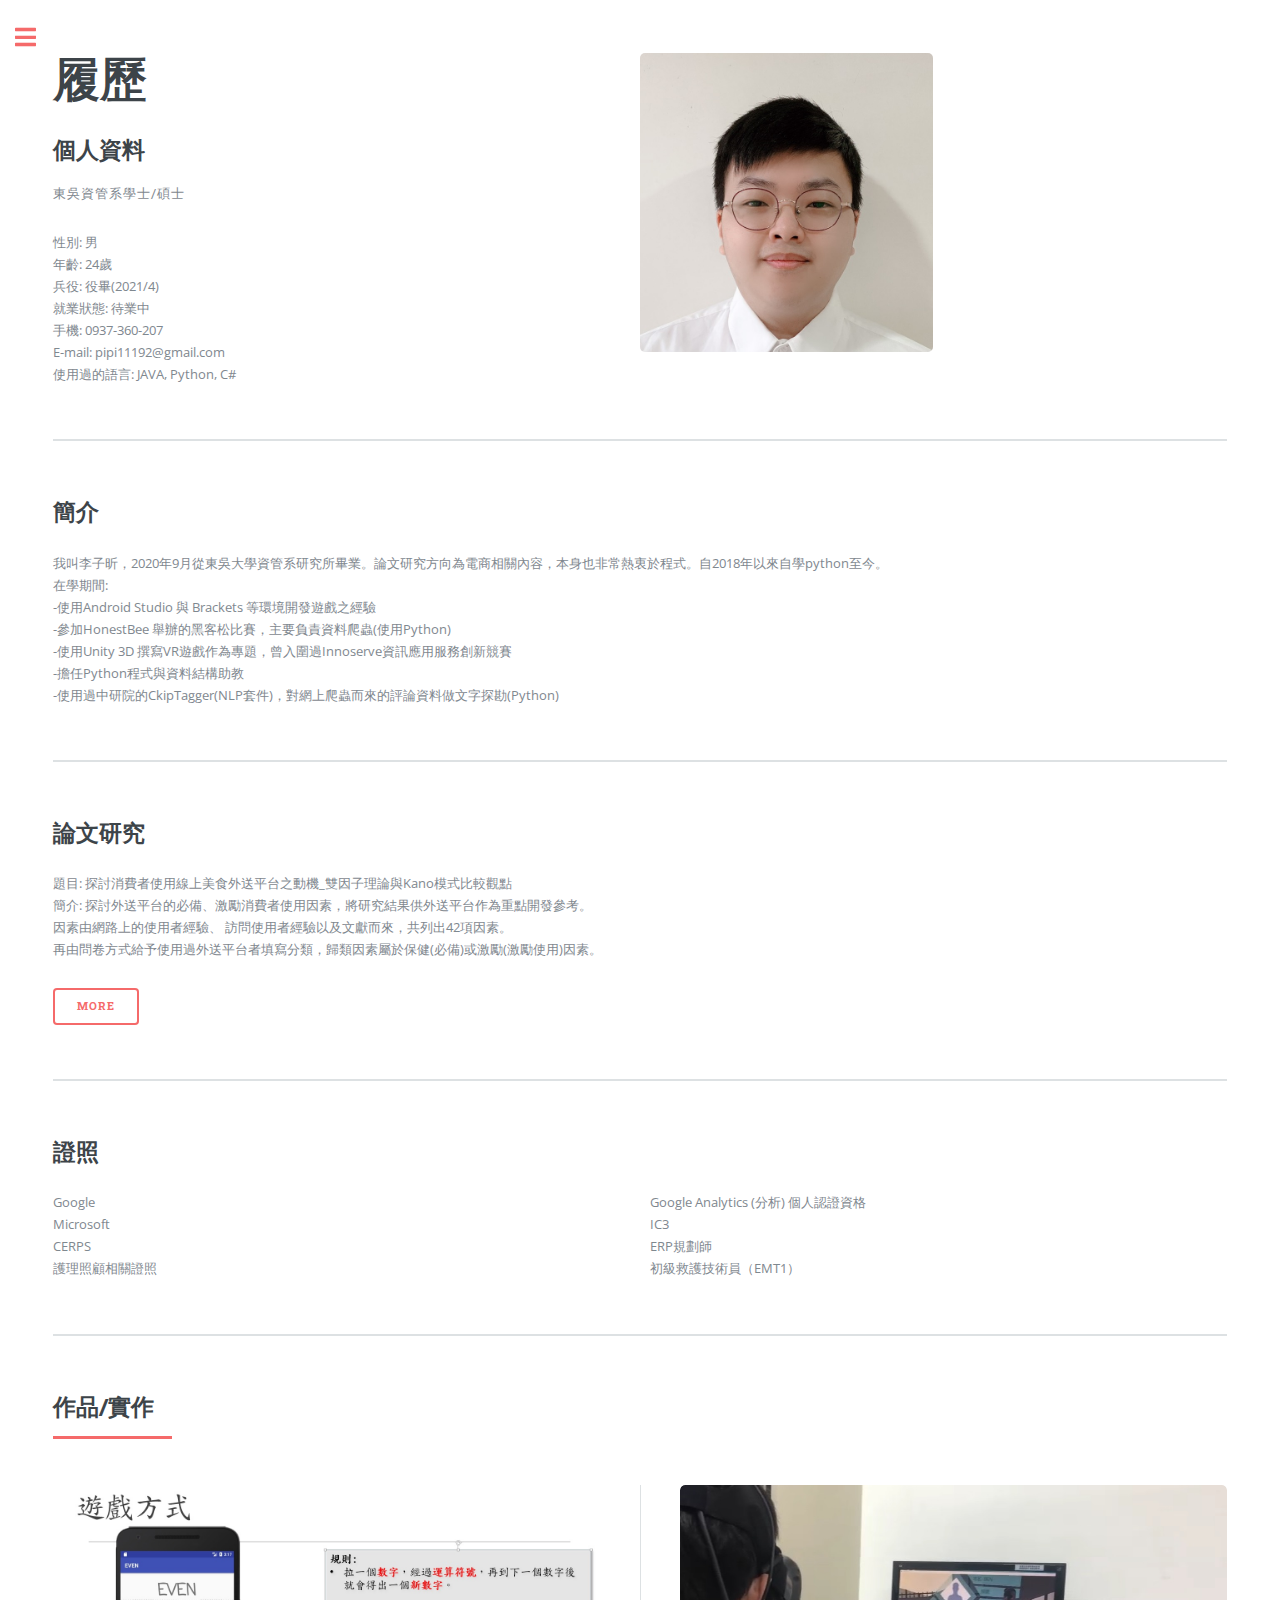
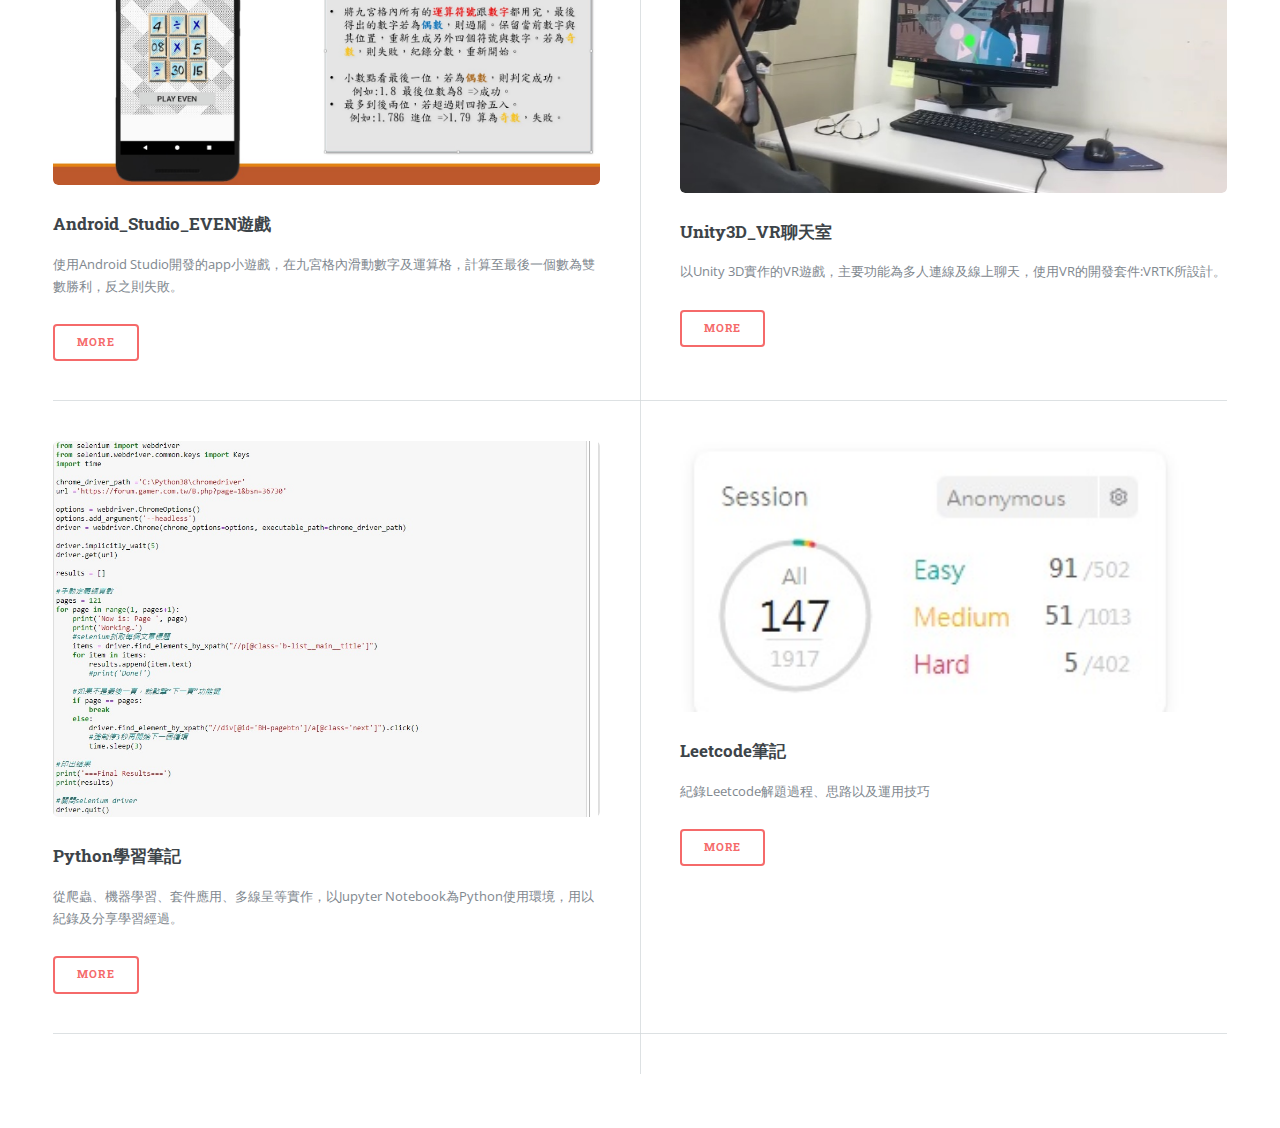
<file: index.html>
<!DOCTYPE HTML>
<!--
	Editorial by HTML5 UP
	html5up.net | @ajlkn
	Free for personal and commercial use under the CCA 3.0 license (html5up.net/license)
-->
<html>
	<head>
    <title>Webpage_Resume</title>
    <meta charset="utf-8" />
    <meta name="viewport" content="width=device-width, initial-scale=1, user-scalable=no" />
    <link rel="stylesheet" href="assets/css/main.css" />
</head>

<body class="is-preload">

    <!-- Wrapper -->
    <div id="wrapper">

        <!-- Main -->
        <div id="main">
            <div class="inner">

                <!-- Header -->
                <!--
								<header id="header">
									<a href="index.html" class="logo"><strong>Editorial</strong> by HTML5 UP</a>
									<ul class="icons">
										<li><a href="#" class="icon brands fa-twitter"><span class="label">Twitter</span></a></li>
										<li><a href="#" class="icon brands fa-facebook-f"><span class="label">Facebook</span></a></li>
										<li><a href="#" class="icon brands fa-snapchat-ghost"><span class="label">Snapchat</span></a></li>
										<li><a href="#" class="icon brands fa-instagram"><span class="label">Instagram</span></a></li>
										<li><a href="#" class="icon brands fa-medium-m"><span class="label">Medium</span></a></li>
									</ul>
								</header>
-->

                <!-- Banner -->
                <section id="banner">
                    <div class="content">
                        <header>
                            <h1>履歷</h1>
                            <h2>個人資料</h2>
                            <p>東吳資管系學士/碩士</p>
                        </header>
                        <p>性別:&nbsp;男 <br />
                            年齡:&nbsp;24歲 <br />
                            兵役:&nbsp;役畢(2021/4)<br />
                            就業狀態:&nbsp;待業中<br />
                            手機:&nbsp;0937-360-207<br />
                            E-mail:&nbsp;pipi11192@gmail.com<br />
                            使用過的語言:&nbsp;JAVA,&nbsp;Python,&nbsp;C# </p>
                        <!--
										<ul class="actions">
											<li><a href="#" class="button big">Learn More</a></li>
										</ul>
-->
                    </div>
                    <span class="image object">
                        <img src="images/myself.jpg" />
                    </span>
                </section>

                <!-- Section -->
                <section id="banner">
                    <div class="content">
                        <header>
                            <h2>簡介</h2>
                        </header>
                        <p>我叫李子昕，2020年9月從東吳大學資管系研究所畢業。論文研究方向為電商相關內容，本身也非常熱衷於程式。自2018年以來自學python至今。<br />
                            在學期間:<br />
                            -使用Android Studio 與 Brackets 等環境開發遊戲之經驗<br />
                            -參加HonestBee 舉辦的黑客松比賽，主要負責資料爬蟲(使用Python)<br />
                            -使用Unity 3D 撰寫VR遊戲作為專題，曾入圍過Innoserve資訊應用服務創新競賽<br />
                            -擔任Python程式與資料結構助教<br />
                            -使用過中研院的CkipTagger(NLP套件)，對網上爬蟲而來的評論資料做文字探勘(Python)</p>
                    </div>
                </section>
                <section id="banner">
                    <div class="content">
                        <header>
                            <h2>論文研究</h2>
                        </header>
                        <p>題目: 探討消費者使用線上美食外送平台之動機_雙因子理論與Kano模式比較觀點<br />
                            簡介: 探討外送平台的必備、激勵消費者使用因素，將研究結果供外送平台作為重點開發參考。<br />


                            因素由網路上的使用者經驗、 訪問使用者經驗以及文獻而來，共列出42項因素。<br />

                            再由問卷方式給予使用過外送平台者填寫分類，歸類因素屬於保健(必備)或激勵(激勵使用)因素。
                        <ul class="actions">
                            <li><a href="research.html" class="button">More</a></li>
                        </ul>
                    </div>
                </section>

                <section>
                    <div class="row">
                        <div class="col-6 col-12-small">
                            <h2>證照</h2>
                            <p>Google<br />
                                Microsoft<br />
                                CERPS<br />
                                護理照顧相關證照
                            </p>
                        </div>
                        <div class="col-6 col-12-small">
                            <h2>&nbsp;</h2>
                            <p>Google Analytics (分析) 個人認證資格<br />
                                IC3<br />
                                ERP規劃師<br />
                                初級救護技術員（EMT1）
                            </p>
                        </div>
                    </div>


                </section>
                <!--
								<section>
									<header class="major">
										<h2>Erat lacinia</h2>
									</header>
									<div class="features">
										<article>
											<span class="icon fa-gem"></span>
											<div class="content">
												<h3>Portitor ullamcorper</h3>
												<p>Aenean ornare velit lacus, ac varius enim lorem ullamcorper dolore. Proin aliquam facilisis ante interdum. Sed nulla amet lorem feugiat tempus aliquam.</p>
											</div>
										</article>
										<article>
											<span class="icon solid fa-paper-plane"></span>
											<div class="content">
												<h3>Sapien veroeros</h3>
												<p>Aenean ornare velit lacus, ac varius enim lorem ullamcorper dolore. Proin aliquam facilisis ante interdum. Sed nulla amet lorem feugiat tempus aliquam.</p>
											</div>
										</article>
										<article>
											<span class="icon solid fa-rocket"></span>
											<div class="content">
												<h3>Quam lorem ipsum</h3>
												<p>Aenean ornare velit lacus, ac varius enim lorem ullamcorper dolore. Proin aliquam facilisis ante interdum. Sed nulla amet lorem feugiat tempus aliquam.</p>
											</div>
										</article>
										<article>
											<span class="icon solid fa-signal"></span>
											<div class="content">
												<h3>Sed magna finibus</h3>
												<p>Aenean ornare velit lacus, ac varius enim lorem ullamcorper dolore. Proin aliquam facilisis ante interdum. Sed nulla amet lorem feugiat tempus aliquam.</p>
											</div>
										</article>
									</div>
								</section>
-->

                <!-- Section -->
                <section>
                    <header class="major">
                        <h2>作品/實作</h2>
                    </header>
                    <div class="posts">
                        <article>
                            <a href="android.html" class="image"><img src="images/even.jpg" alt="" /></a>
                            <h3>Android_Studio_EVEN遊戲</h3>
                            <p>使用Android Studio開發的app小遊戲，在九宮格內滑動數字及運算格，計算至最後一個數為雙數勝利，反之則失敗。</p>
                            <ul class="actions">
                                <li><a href="android.html" class="button">More</a></li>
                            </ul>
                        </article>
                        <article>
                            <a href="VR.html" class="image"><img src="images/VR.jpg" alt="" /></a>
                            <h3>Unity3D_VR聊天室</h3>
                            <p>以Unity 3D實作的VR遊戲，主要功能為多人連線及線上聊天，使用VR的開發套件:VRTK所設計。</p>
                            <ul class="actions">
                                <li><a href="VR.html" class="button">More</a></li>
                            </ul>
                        </article>
                        <article>
                            <a href="MNIST.html" class="image"><img src="images/python.jpg" alt="" /></a>
                            <h3>Python學習筆記</h3>
                            <p>從爬蟲、機器學習、套件應用、多線呈等實作，以Jupyter Notebook為Python使用環境，用以紀錄及分享學習經過。</p>
                            <ul class="actions">
                                <li><a href="MNIST.html" class="button">More</a></li>
                            </ul>
                        </article>
                        <article>
                            <a href="leetcode.html" class="image"><img src="images/leetcode.jpg" alt="" /></a>
                            <h3>Leetcode筆記</h3>
                            <p>紀錄Leetcode解題過程、思路以及運用技巧</p>
                            <ul class="actions">
                                <li><a href="leetcode.html" class="button">More</a></li>
                            </ul>
                        </article>
                        <article>
                            <!--
                            <a href="#" class="image"><img src="images/pic05.jpg" alt="" /></a>
                            <h3>Feugiat lorem aenean</h3>
                            <p>Aenean ornare velit lacus, ac varius enim lorem ullamcorper dolore. Proin aliquam facilisis ante interdum. Sed nulla amet lorem feugiat tempus aliquam.</p>
                            <ul class="actions">
                                <li><a href="#" class="button">More</a></li>
                            </ul>
-->
                        </article>
                        <article>
                            <!--
                            <a href="#" class="image"><img src="images/pic06.jpg" alt="" /></a>
                            <h3>Amet varius aliquam</h3>
                            <p>Aenean ornare velit lacus, ac varius enim lorem ullamcorper dolore. Proin aliquam facilisis ante interdum. Sed nulla amet lorem feugiat tempus aliquam.</p>
                            <ul class="actions">
                                <li><a href="#" class="button">More</a></li>
                            </ul>
-->
                        </article>
                    </div>
                </section>

            </div>
        </div>

        <!-- Sidebar -->
        <div id="sidebar">
            <div class="inner">

                <!-- Search -->
                <!--
								<section id="search" class="alt">
									<form method="post" action="#">
										<input type="text" name="query" id="query" placeholder="Search" />
									</form>
								</section>
-->

                <!-- Menu -->
                <nav id="menu">
                    <header class="major">
                        <h2>Menu</h2>
                    </header>
                    <ul>
                        <li><a href="index.html">首頁</a></li>
                        <li>
                            <span class="opener">Android Studio</span>
                            <ul>
                                <li><a href="android.html">EVEN遊戲</a></li>
                            </ul>
                        </li>
                        <li>
                            <span class="opener">Unity3D</span>
                            <ul>
                                <li><a href="VR.html">VR聊天室</a></li>
                            </ul>
                        </li>
                        <li>
                            <span class="opener">Python筆記</span>
                            <ul>
                                <li><a href="Crawler.html">爬蟲</a></li>
                                <li><a href="MNIST.html">MNIST實作</a></li>
                                <li><a href="bst.html">BinarySearchTree</a></li>
                                <li><a href="threading.html">Threading</a></li>
                            </ul>
                        </li>
                        <li>
                            <span class="opener">Leetcode筆記</span>
                            <ul>
                                <li><a href="leetcode.html">two sum</a></li>
                                <li><a href="#"></a></li>
                                <li><a href="#"></a></li>
                                <li><a href="#"></a></li>
                            </ul>
                        </li>
                        <li><a href="research.html">論文研究</a></li>
                    </ul>
                </nav>

                <!-- Section -->
                <!--
								<section>
									<header class="major">
										<h2>Ante interdum</h2>
									</header>
									<div class="mini-posts">
										<article>
											<a href="#" class="image"><img src="images/pic07.jpg" alt="" /></a>
											<p>Aenean ornare velit lacus, ac varius enim lorem ullamcorper dolore aliquam.</p>
										</article>
										<article>
											<a href="#" class="image"><img src="images/pic08.jpg" alt="" /></a>
											<p>Aenean ornare velit lacus, ac varius enim lorem ullamcorper dolore aliquam.</p>
										</article>
										<article>
											<a href="#" class="image"><img src="images/pic09.jpg" alt="" /></a>
											<p>Aenean ornare velit lacus, ac varius enim lorem ullamcorper dolore aliquam.</p>
										</article>
									</div>
									<ul class="actions">
										<li><a href="#" class="button">More</a></li>
									</ul>
								</section>
-->

                <!-- Section -->
                <section>
                    <header class="major">
                        <h2>聯繫方式</h2>
                    </header>
                    <p>若有公司對於我感興趣，或有任何問題，可透過以下方式與我聯繫。</p>
                    <ul class="contact">
                        <li class="icon solid fa-envelope">pipi11192@gmail.com</li>
                        <li class="icon solid fa-phone">0937-360-207</li>
                    </ul>
                </section>

                <!-- Footer -->
                <footer id="footer">
                    <p class="copyright">&copy; Untitled. All rights reserved. Demo Images: <a href="https://unsplash.com">Unsplash</a>. Design: <a href="https://html5up.net">HTML5 UP</a>.<br />
                        網頁模板來源:&nbsp;<a href="https://html5up.net/editorial">https://html5up.net/editorial</a></p>
                </footer>

            </div>
        </div>

    </div>

    <!-- Scripts -->
    <script src="assets/js/jquery.min.js"></script>
    <script src="assets/js/browser.min.js"></script>
    <script src="assets/js/breakpoints.min.js"></script>
    <script src="assets/js/util.js"></script>
    <script src="assets/js/main.js"></script>

</body></html>
</file>
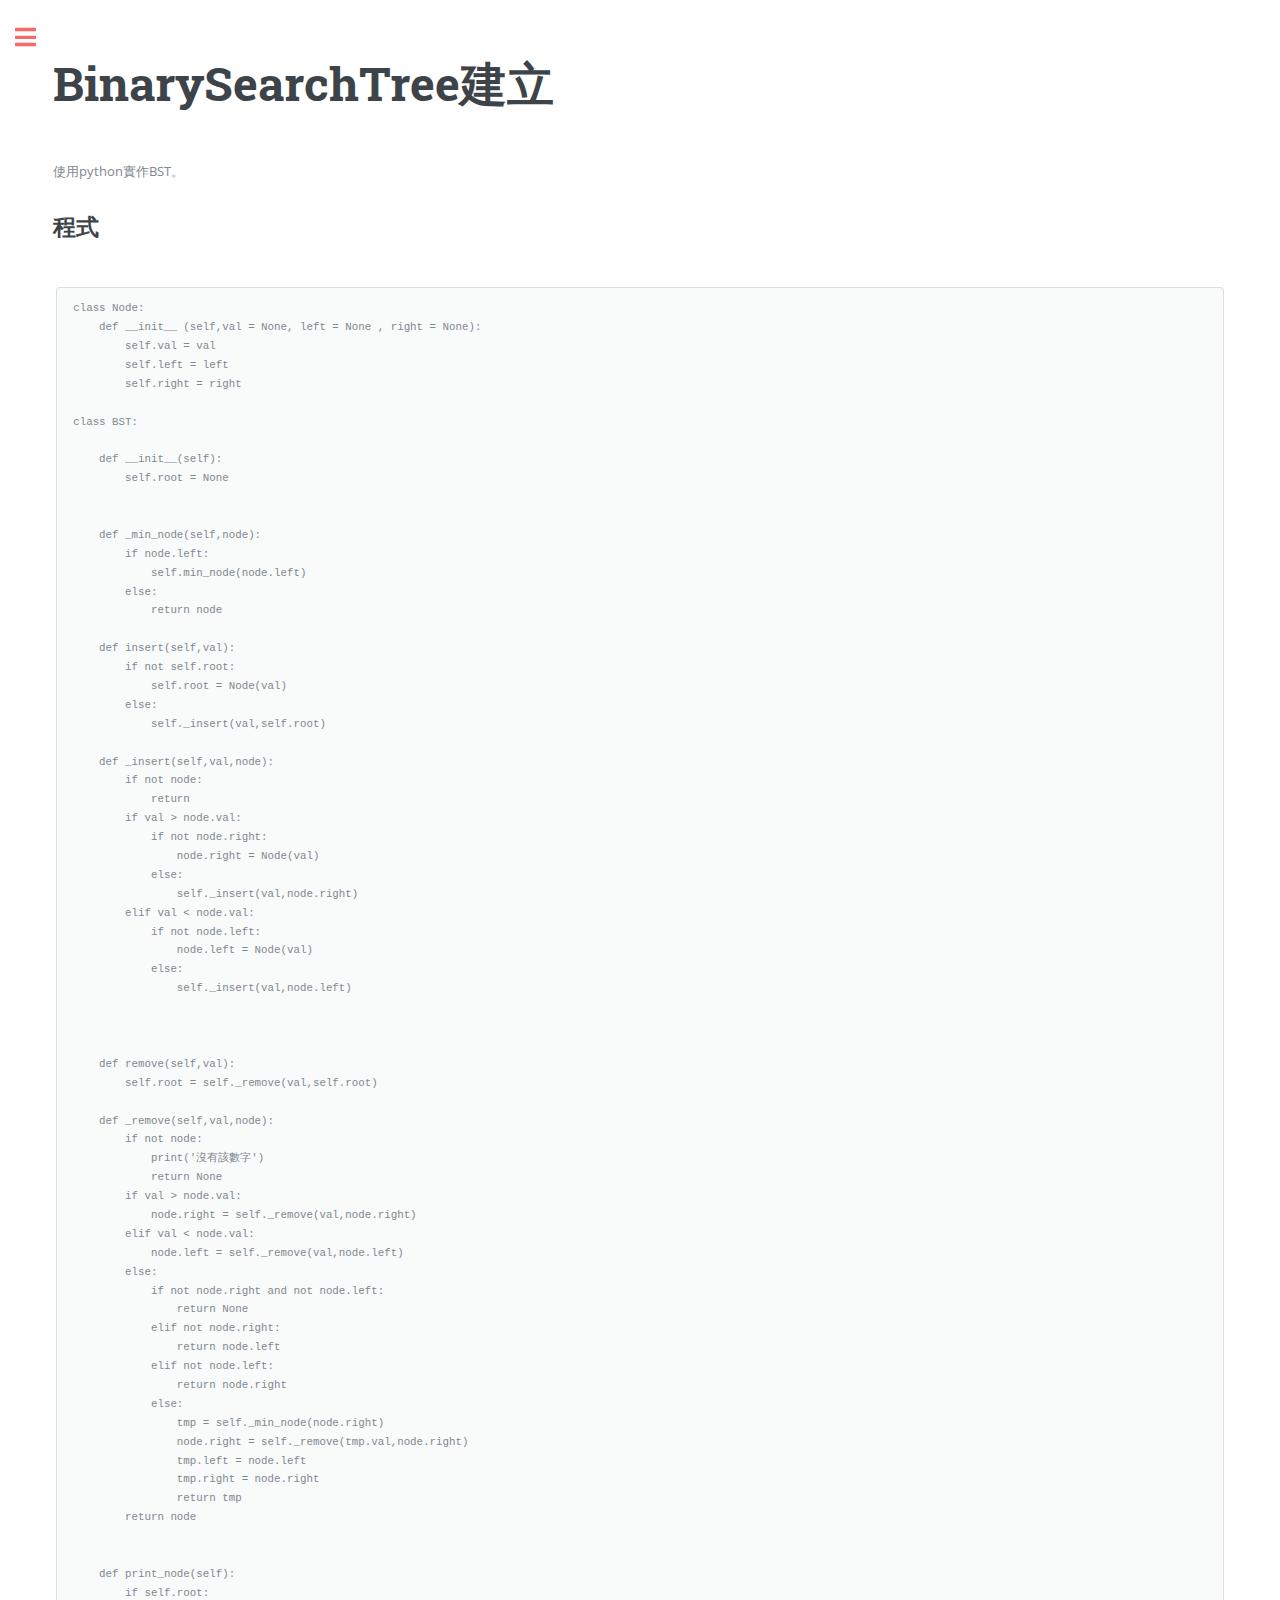
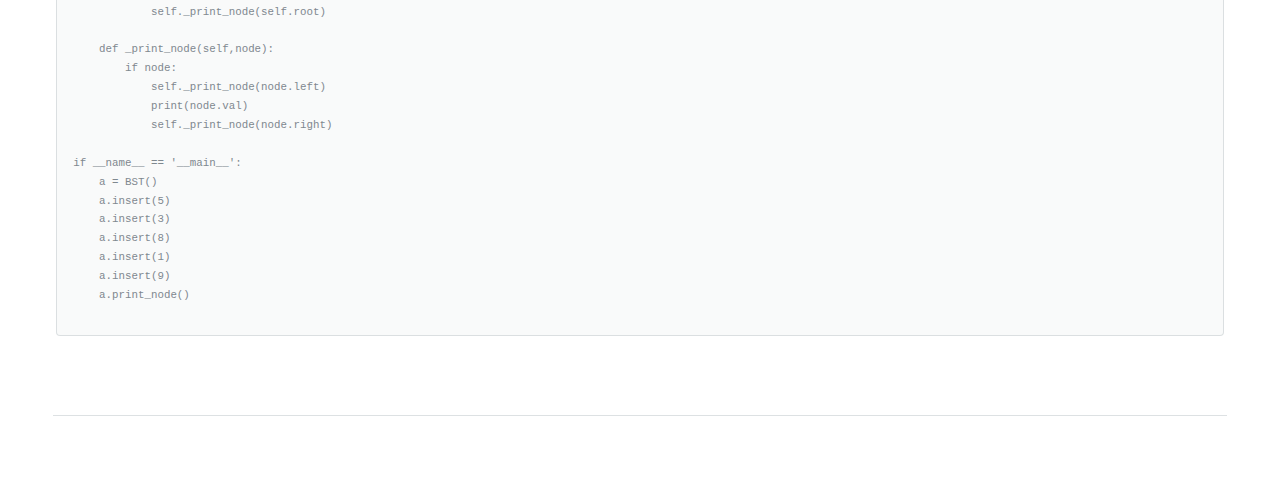
<file: bst.html>
<!DOCTYPE HTML>
<!--
	Editorial by HTML5 UP
	html5up.net | @ajlkn
	Free for personal and commercial use under the CCA 3.0 license (html5up.net/license)
-->
<html>
	<head>
    <title>BST - Webpage_Resume</title>
    <meta charset="utf-8" />
    <meta name="viewport" content="width=device-width, initial-scale=1, user-scalable=no" />
    <link rel="stylesheet" href="assets/css/main.css" />
</head>

<body class="is-preload">

    <!-- Wrapper -->
    <div id="wrapper">

        <!-- Main -->
        <div id="main">
            <div class="inner">

                <!-- Content -->
                <section>
                    <header class="main">
                        <h1>BinarySearchTree建立</h1>
                    </header>

                    <p>使用python實作BST。</p>


                    <h2>程式</h2>
                    <pre>
                        <code>class Node:
    def __init__ (self,val = None, left = None , right = None):
        self.val = val
        self.left = left
        self.right = right

class BST:
    
    def __init__(self):
        self.root = None
        
        
    def _min_node(self,node):
        if node.left:
            self.min_node(node.left)
        else:
            return node
        
    def insert(self,val):
        if not self.root:
            self.root = Node(val)
        else:
            self._insert(val,self.root)
            
    def _insert(self,val,node):
        if not node:
            return
        if val > node.val:
            if not node.right:
                node.right = Node(val)
            else:
                self._insert(val,node.right)
        elif val < node.val:
            if not node.left:
                node.left = Node(val)
            else:
                self._insert(val,node.left)

        
            
    def remove(self,val):
        self.root = self._remove(val,self.root)
        
    def _remove(self,val,node):
        if not node:
            print('沒有該數字')
            return None
        if val > node.val:
            node.right = self._remove(val,node.right)
        elif val < node.val:
            node.left = self._remove(val,node.left)
        else:
            if not node.right and not node.left:
                return None
            elif not node.right:
                return node.left
            elif not node.left:
                return node.right
            else:
                tmp = self._min_node(node.right)
                node.right = self._remove(tmp.val,node.right)
                tmp.left = node.left
                tmp.right = node.right
                return tmp
        return node
        
        
    def print_node(self):
        if self.root:
            self._print_node(self.root)
    
    def _print_node(self,node):
        if node:
            self._print_node(node.left)
            print(node.val)
            self._print_node(node.right)

if __name__ == '__main__':
    a = BST()
    a.insert(5)
    a.insert(3)
    a.insert(8)
    a.insert(1)
    a.insert(9)
    a.print_node()
                        </code>
                        </pre>
                    <hr class="major" />
            </div>
        </div>

        <!-- Sidebar -->
        <div id="sidebar">
            <div class="inner">

                <!-- Search -->
                <!--
								<section id="search" class="alt">
									<form method="post" action="#">
										<input type="text" name="query" id="query" placeholder="Search" />
									</form>
								</section>
-->

                <!-- Menu -->
                <nav id="menu">
                    <header class="major">
                        <h2>Menu</h2>
                    </header>
                    <ul>
                        <li><a href="index.html">首頁</a></li>
                        <li>
                            <span class="opener">Android Studio</span>
                            <ul>
                                <li><a href="android.html">EVEN遊戲</a></li>
                            </ul>
                        </li>
                        <li>
                            <span class="opener">Unity3D</span>
                            <ul>
                                <li><a href="VR.html">VR聊天室</a></li>
                            </ul>
                        </li>
                        <li>
                            <span class="opener">Python筆記</span>
                            <ul>
                                <li><a href="Crawler.html">爬蟲</a></li>
                                <li><a href="MNIST.html">MNIST實作</a></li>
                                <li><a href="bst.html">BinarySearchTree</a></li>
                                <li><a href="threading.html">Threading</a></li>
                            </ul>
                        </li>
                        <li>
                            <span class="opener">Leetcode筆記</span>
                            <ul>
                                <li><a href="leetcode.html">two sum</a></li>
                                <li><a href="#"></a></li>
                                <li><a href="#"></a></li>
                                <li><a href="#"></a></li>
                            </ul>
                        </li>
                    </ul>
                </nav>

                <!-- Section -->
                <!--
								<section>
									<header class="major">
										<h2>Ante interdum</h2>
									</header>
									<div class="mini-posts">
										<article>
											<a href="#" class="image"><img src="images/pic07.jpg" alt="" /></a>
											<p>Aenean ornare velit lacus, ac varius enim lorem ullamcorper dolore aliquam.</p>
										</article>
										<article>
											<a href="#" class="image"><img src="images/pic08.jpg" alt="" /></a>
											<p>Aenean ornare velit lacus, ac varius enim lorem ullamcorper dolore aliquam.</p>
										</article>
										<article>
											<a href="#" class="image"><img src="images/pic09.jpg" alt="" /></a>
											<p>Aenean ornare velit lacus, ac varius enim lorem ullamcorper dolore aliquam.</p>
										</article>
									</div>
									<ul class="actions">
										<li><a href="#" class="button">More</a></li>
									</ul>
								</section>
-->

                <!-- Section -->
                <section>
                    <header class="major">
                        <h2>聯繫方式</h2>
                    </header>
                    <p>若有公司對於我感興趣，或有任何問題，可透過以下方式與我聯繫。</p>
                    <ul class="contact">
                        <li class="icon solid fa-envelope">pipi11192@gmail.com</li>
                        <li class="icon solid fa-phone">0937-360-207</li>
                    </ul>
                </section>

                <!-- Footer -->
                <footer id="footer">
                    <p class="copyright">&copy; Untitled. All rights reserved. Demo Images: <a href="https://unsplash.com">Unsplash</a>. Design: <a href="https://html5up.net">HTML5 UP</a>.<br />
                        網頁模板來源:&nbsp;<a href="https://html5up.net/editorial">https://html5up.net/editorial</a></p>
                </footer>

            </div>
        </div>


    </div>

    <!-- Scripts -->
    <script src="assets/js/jquery.min.js"></script>
    <script src="assets/js/browser.min.js"></script>
    <script src="assets/js/breakpoints.min.js"></script>
    <script src="assets/js/util.js"></script>
    <script src="assets/js/main.js"></script>

</body></html>
</file>
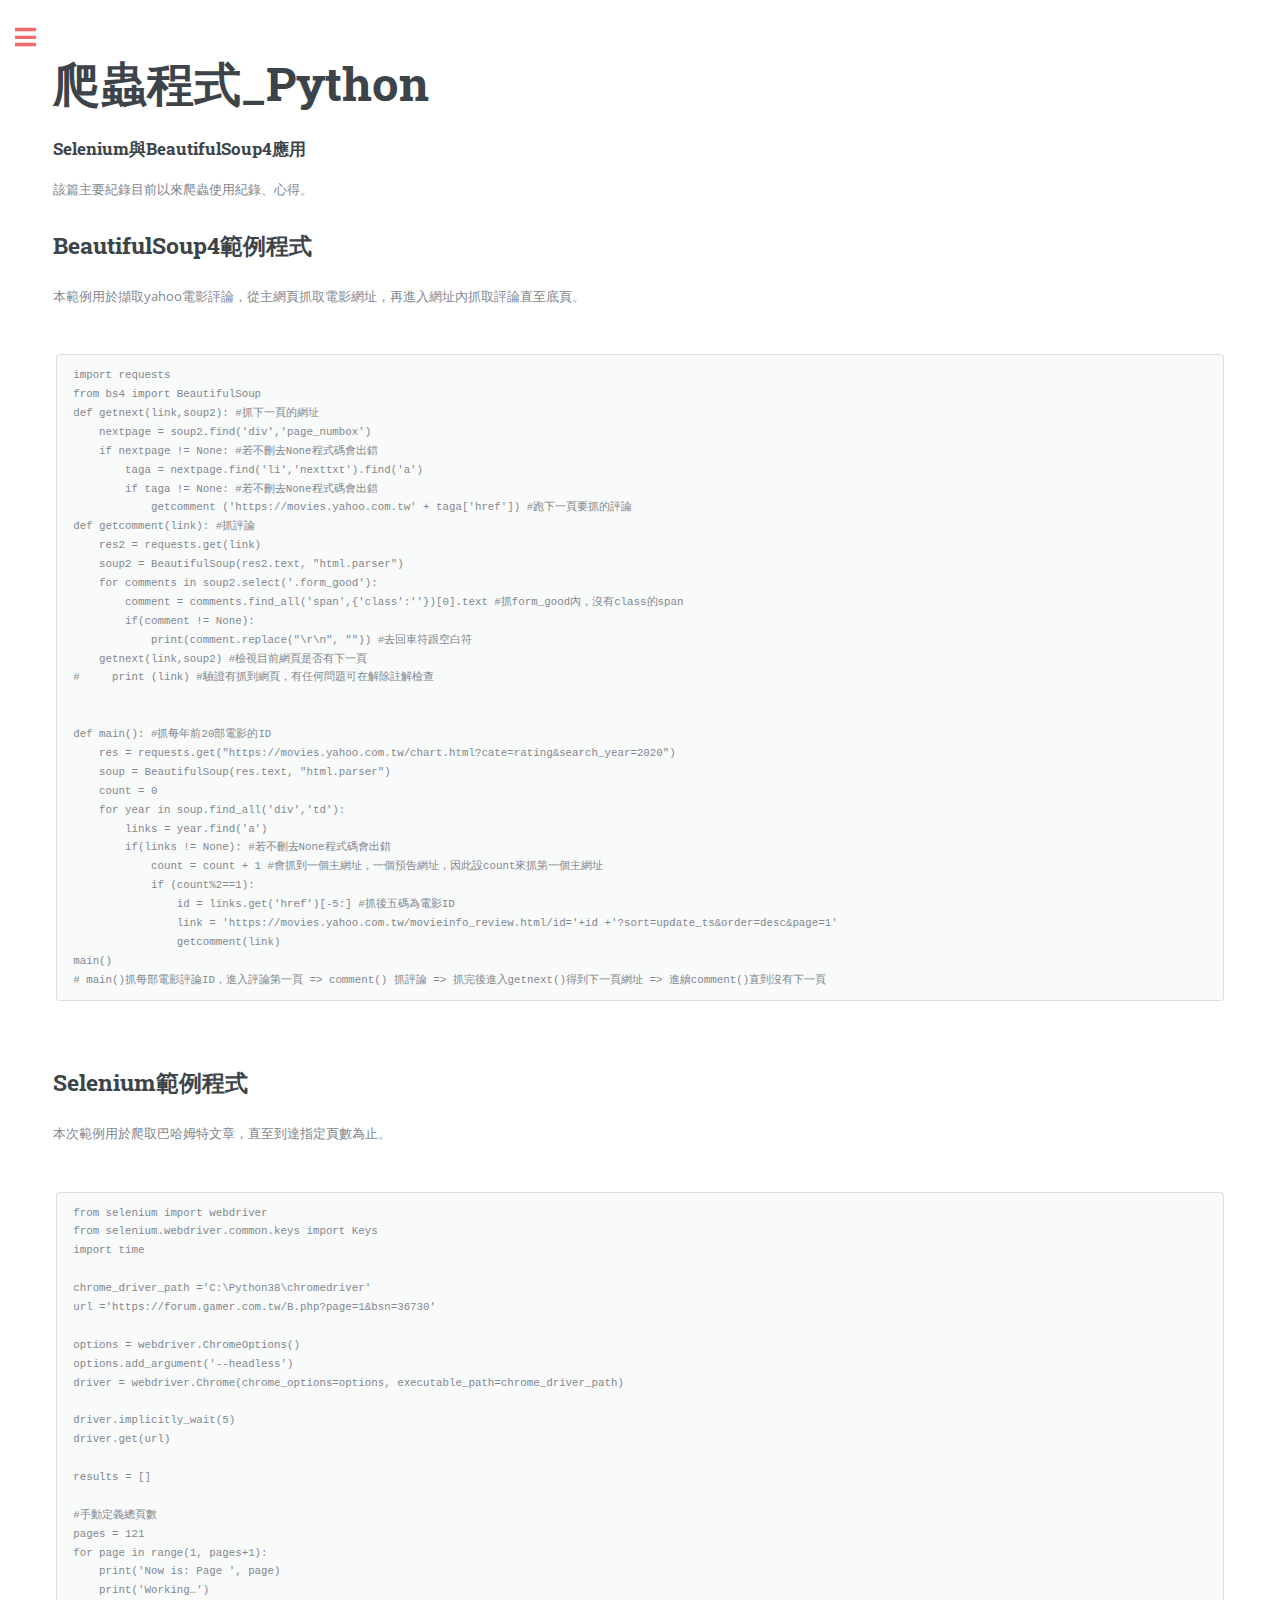
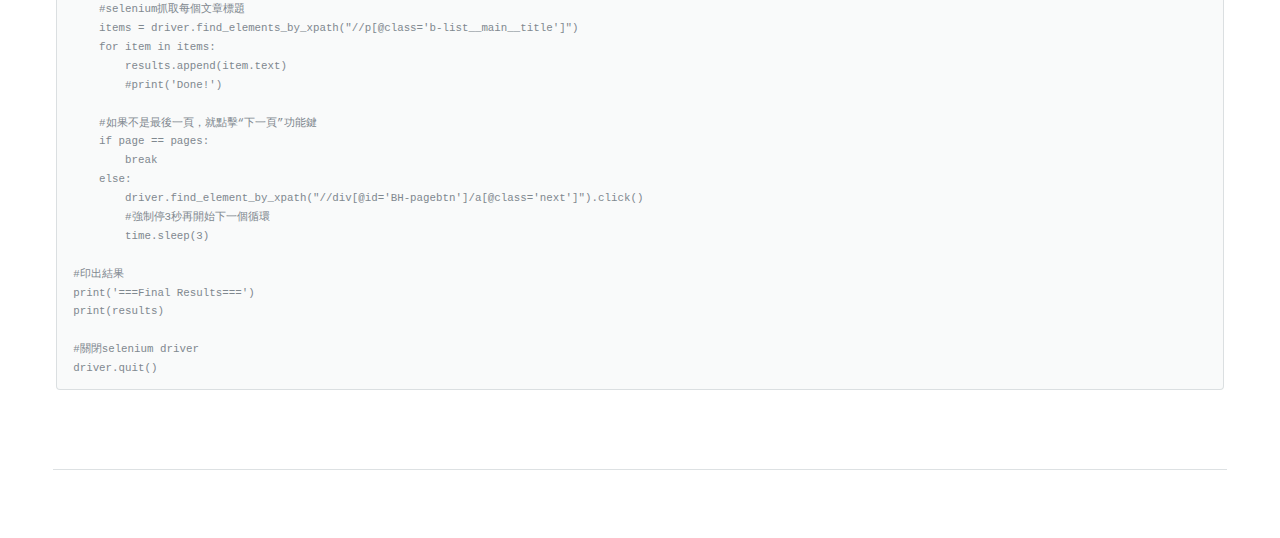
<file: Crawler.html>
<!DOCTYPE HTML>
<!--
	Editorial by HTML5 UP
	html5up.net | @ajlkn
	Free for personal and commercial use under the CCA 3.0 license (html5up.net/license)
-->
<html>
	<head>
    <title>Crawler - Webpage_Resume</title>
    <meta charset="utf-8" />
    <meta name="viewport" content="width=device-width, initial-scale=1, user-scalable=no" />
    <link rel="stylesheet" href="assets/css/main.css" />
</head>

<body class="is-preload">

    <!-- Wrapper -->
    <div id="wrapper">

        <!-- Main -->
        <div id="main">
            <div class="inner">

                <!-- Content -->
                <section>
                    <header class="main">
                        <h1>爬蟲程式_Python</h1>
                        <h3>Selenium與BeautifulSoup4應用</h3>
                    </header>

                    <p>該篇主要紀錄目前以來爬蟲使用紀錄、心得。</p>
                    
                    <h2>BeautifulSoup4範例程式</h2>
                    <p>本範例用於擷取yahoo電影評論，從主網頁抓取電影網址，再進入網址內抓取評論直至底頁。</p>
                    <pre>
                        <code>import requests
from bs4 import BeautifulSoup
def getnext(link,soup2): #抓下一頁的網址
    nextpage = soup2.find('div','page_numbox')
    if nextpage != None: #若不刪去None程式碼會出錯
        taga = nextpage.find('li','nexttxt').find('a')
        if taga != None: #若不刪去None程式碼會出錯
            getcomment ('https://movies.yahoo.com.tw' + taga['href']) #跑下一頁要抓的評論
def getcomment(link): #抓評論
    res2 = requests.get(link)
    soup2 = BeautifulSoup(res2.text, "html.parser")
    for comments in soup2.select('.form_good'):
        comment = comments.find_all('span',{'class':''})[0].text #抓form_good內，沒有class的span
        if(comment != None):
            print(comment.replace("\r\n", "")) #去回車符跟空白符
    getnext(link,soup2) #檢視目前網頁是否有下一頁
#     print (link) #驗證有抓到網頁，有任何問題可在解除註解檢查

    
def main(): #抓每年前20部電影的ID
    res = requests.get("https://movies.yahoo.com.tw/chart.html?cate=rating&search_year=2020")
    soup = BeautifulSoup(res.text, "html.parser")
    count = 0 
    for year in soup.find_all('div','td'):
        links = year.find('a')
        if(links != None): #若不刪去None程式碼會出錯
            count = count + 1 #會抓到一個主網址，一個預告網址，因此設count來抓第一個主網址
            if (count%2==1):
                id = links.get('href')[-5:] #抓後五碼為電影ID
                link = 'https://movies.yahoo.com.tw/movieinfo_review.html/id='+id +'?sort=update_ts&order=desc&page=1'
                getcomment(link)
main()
# main()抓每部電影評論ID，進入評論第一頁 => comment() 抓評論 => 抓完後進入getnext()得到下一頁網址 => 進續comment()直到沒有下一頁
</code>
                        </pre>
                    

                    <h2>Selenium範例程式</h2>
                    <p>本次範例用於爬取巴哈姆特文章，直至到達指定頁數為止。</p>
                    <pre>
                        <code>from selenium import webdriver
from selenium.webdriver.common.keys import Keys
import time

chrome_driver_path ='C:\Python38\chromedriver'
url ='https://forum.gamer.com.tw/B.php?page=1&bsn=36730'

options = webdriver.ChromeOptions()
options.add_argument('--headless')
driver = webdriver.Chrome(chrome_options=options, executable_path=chrome_driver_path)

driver.implicitly_wait(5)
driver.get(url)

results = []

#手動定義總頁數
pages = 121
for page in range(1, pages+1):
    print('Now is: Page ', page)
    print('Working…')
    #selenium抓取每個文章標題
    items = driver.find_elements_by_xpath("//p[@class='b-list__main__title']")
    for item in items:
        results.append(item.text)
        #print('Done!')
        
    #如果不是最後一頁，就點擊“下一頁”功能鍵  
    if page == pages:
        break
    else:
        driver.find_element_by_xpath("//div[@id='BH-pagebtn']/a[@class='next']").click()
        #強制停3秒再開始下一個循環
        time.sleep(3)
        
#印出結果
print('===Final Results===')
print(results)

#關閉selenium driver
driver.quit()</code>
                        </pre>

                    <hr class="major" />
            </div>
        </div>

        <!-- Sidebar -->
        <div id="sidebar">
            <div class="inner">

                <!-- Search -->
                <!--
								<section id="search" class="alt">
									<form method="post" action="#">
										<input type="text" name="query" id="query" placeholder="Search" />
									</form>
								</section>
-->

                <!-- Menu -->
                <nav id="menu">
                    <header class="major">
                        <h2>Menu</h2>
                    </header>
                    <ul>
                        <li><a href="index.html">首頁</a></li>
                        <li>
                            <span class="opener">Android Studio</span>
                            <ul>
                                <li><a href="android.html">EVEN遊戲</a></li>
                            </ul>
                        </li>
                        <li>
                            <span class="opener">Unity3D</span>
                            <ul>
                                <li><a href="VR.html">VR聊天室</a></li>
                            </ul>
                        </li>
                        <li>
                            <span class="opener">Python筆記</span>
                            <ul>
                                <li><a href="Crawler.html">爬蟲</a></li>
                                <li><a href="MNIST.html">MNIST實作</a></li>
                                <li><a href="bst.html">BinarySearchTree</a></li>
                                <li><a href="threading.html">Threading</a></li>
                            </ul>
                        </li>
                        <li>
                            <span class="opener">Leetcode筆記</span>
                            <ul>
                                <li><a href="leetcode.html">two sum</a></li>
                                <li><a href="#"></a></li>
                                <li><a href="#"></a></li>
                                <li><a href="#"></a></li>
                            </ul>
                        </li>
                        <li><a href="research.html">論文研究</a></li>
                    </ul>
                </nav>

                <!-- Section -->
                <!--
								<section>
									<header class="major">
										<h2>Ante interdum</h2>
									</header>
									<div class="mini-posts">
										<article>
											<a href="#" class="image"><img src="images/pic07.jpg" alt="" /></a>
											<p>Aenean ornare velit lacus, ac varius enim lorem ullamcorper dolore aliquam.</p>
										</article>
										<article>
											<a href="#" class="image"><img src="images/pic08.jpg" alt="" /></a>
											<p>Aenean ornare velit lacus, ac varius enim lorem ullamcorper dolore aliquam.</p>
										</article>
										<article>
											<a href="#" class="image"><img src="images/pic09.jpg" alt="" /></a>
											<p>Aenean ornare velit lacus, ac varius enim lorem ullamcorper dolore aliquam.</p>
										</article>
									</div>
									<ul class="actions">
										<li><a href="#" class="button">More</a></li>
									</ul>
								</section>
-->

                <!-- Section -->
                <section>
                    <header class="major">
                        <h2>聯繫方式</h2>
                    </header>
                    <p>若有公司對於我感興趣，或有任何問題，可透過以下方式與我聯繫。</p>
                    <ul class="contact">
                        <li class="icon solid fa-envelope">pipi11192@gmail.com</li>
                        <li class="icon solid fa-phone">0937-360-207</li>
                    </ul>
                </section>

                <!-- Footer -->
                <footer id="footer">
                    <p class="copyright">&copy; Untitled. All rights reserved. Demo Images: <a href="https://unsplash.com">Unsplash</a>. Design: <a href="https://html5up.net">HTML5 UP</a>.<br />
                        網頁模板來源:&nbsp;<a href="https://html5up.net/editorial">https://html5up.net/editorial</a></p>
                </footer>

            </div>
        </div>


    </div>

    <!-- Scripts -->
    <script src="assets/js/jquery.min.js"></script>
    <script src="assets/js/browser.min.js"></script>
    <script src="assets/js/breakpoints.min.js"></script>
    <script src="assets/js/util.js"></script>
    <script src="assets/js/main.js"></script>

</body></html>
</file>
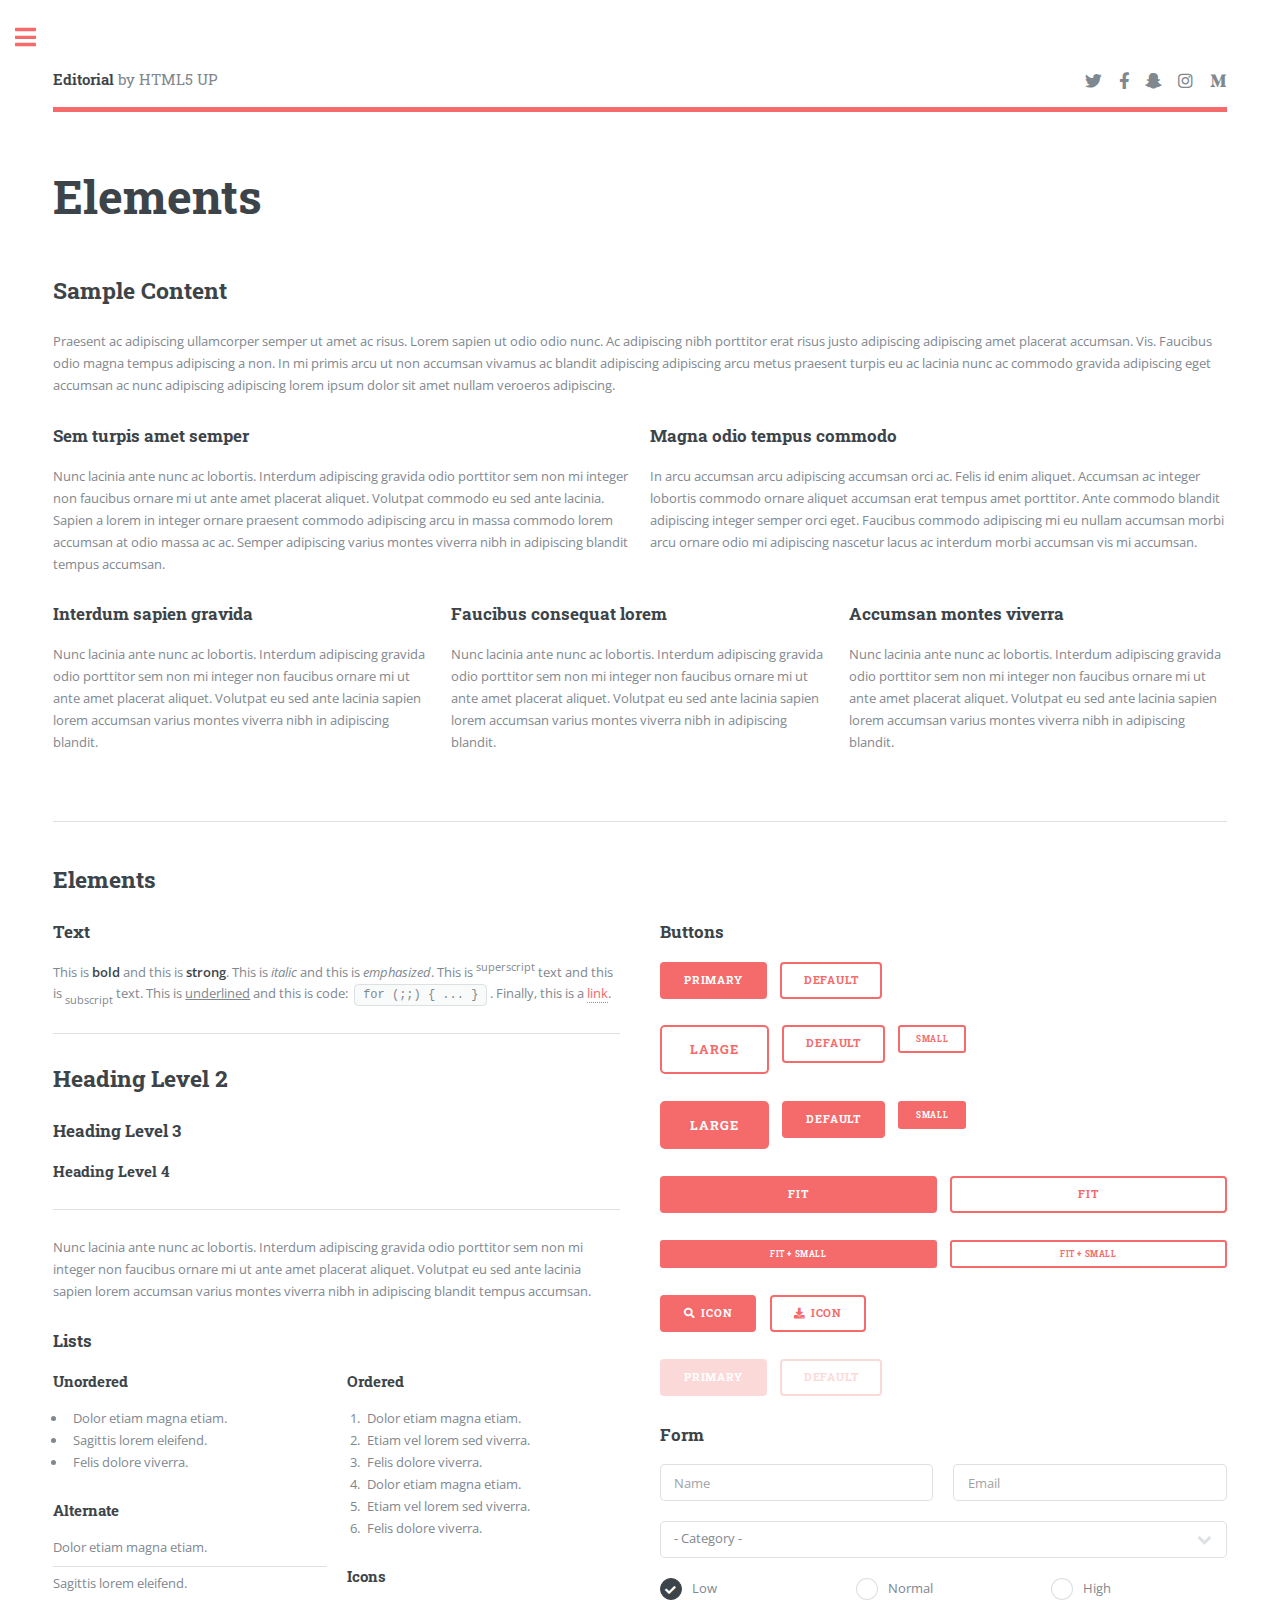
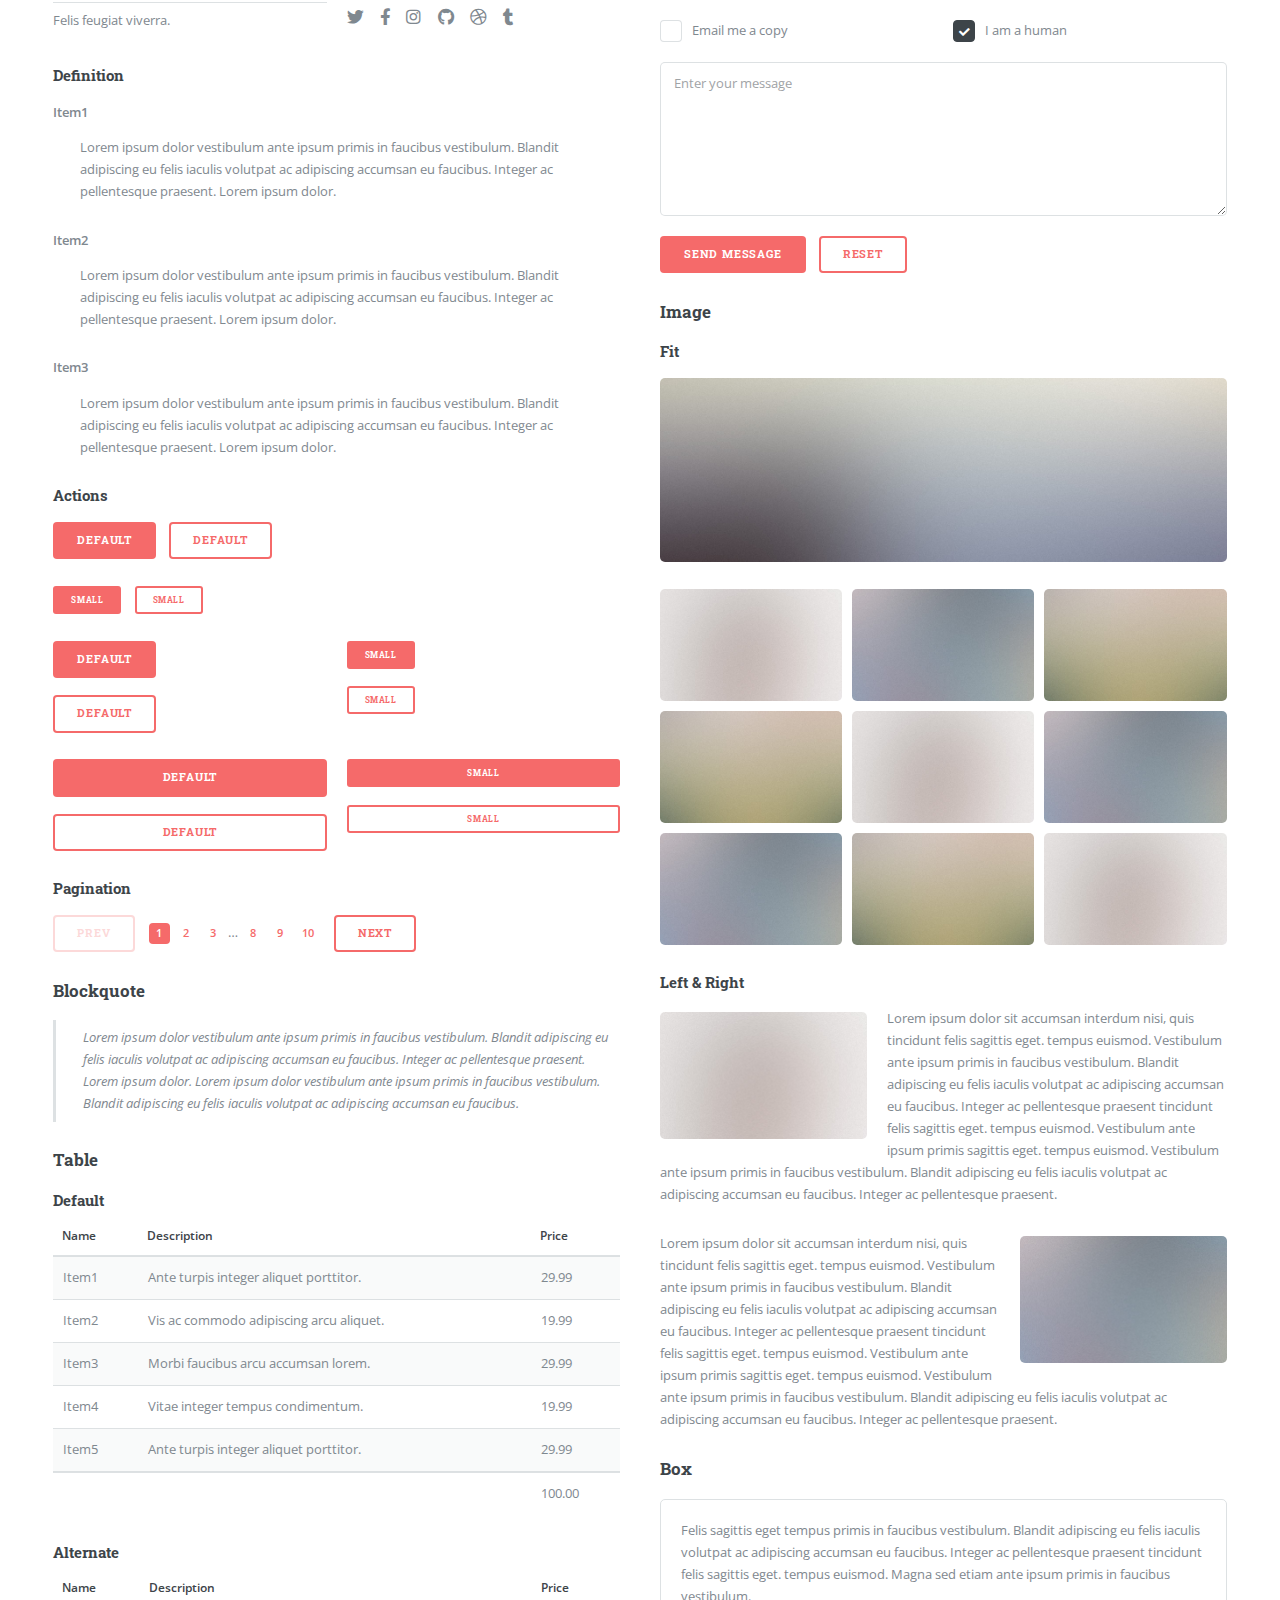
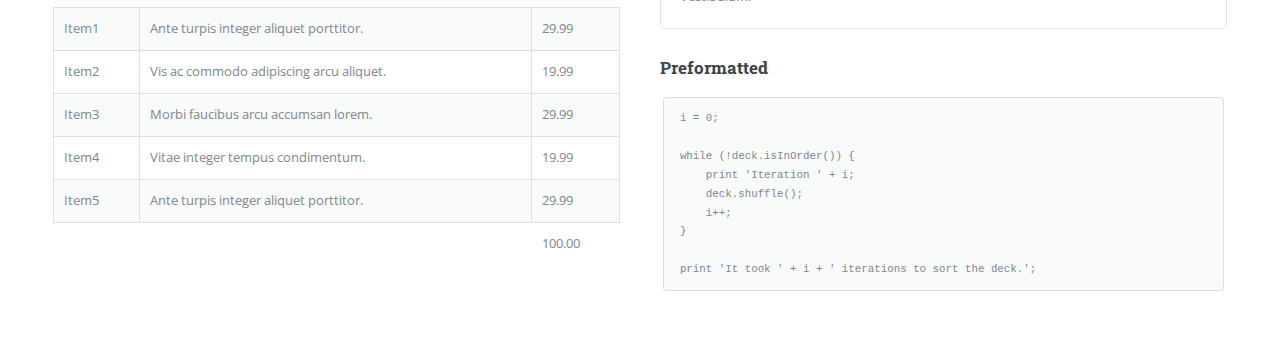
<file: elements.html>
<!DOCTYPE HTML>
<!--
	Editorial by HTML5 UP
	html5up.net | @ajlkn
	Free for personal and commercial use under the CCA 3.0 license (html5up.net/license)
-->
<html>
	<head>
		<title>Elements - Editorial by HTML5 UP</title>
		<meta charset="utf-8" />
		<meta name="viewport" content="width=device-width, initial-scale=1, user-scalable=no" />
		<link rel="stylesheet" href="assets/css/main.css" />
	</head>
	<body class="is-preload">

		<!-- Wrapper -->
			<div id="wrapper">

				<!-- Main -->
					<div id="main">
						<div class="inner">

							<!-- Header -->
								<header id="header">
									<a href="index.html" class="logo"><strong>Editorial</strong> by HTML5 UP</a>
									<ul class="icons">
										<li><a href="#" class="icon brands fa-twitter"><span class="label">Twitter</span></a></li>
										<li><a href="#" class="icon brands fa-facebook-f"><span class="label">Facebook</span></a></li>
										<li><a href="#" class="icon brands fa-snapchat-ghost"><span class="label">Snapchat</span></a></li>
										<li><a href="#" class="icon brands fa-instagram"><span class="label">Instagram</span></a></li>
										<li><a href="#" class="icon brands fa-medium-m"><span class="label">Medium</span></a></li>
									</ul>
								</header>

							<!-- Content -->
								<section>
									<header class="main">
										<h1>Elements</h1>
									</header>

									<!-- Content -->
										<h2 id="content">Sample Content</h2>
										<p>Praesent ac adipiscing ullamcorper semper ut amet ac risus. Lorem sapien ut odio odio nunc. Ac adipiscing nibh porttitor erat risus justo adipiscing adipiscing amet placerat accumsan. Vis. Faucibus odio magna tempus adipiscing a non. In mi primis arcu ut non accumsan vivamus ac blandit adipiscing adipiscing arcu metus praesent turpis eu ac lacinia nunc ac commodo gravida adipiscing eget accumsan ac nunc adipiscing adipiscing lorem ipsum dolor sit amet nullam veroeros adipiscing.</p>
										<div class="row">
											<div class="col-6 col-12-small">
												<h3>Sem turpis amet semper</h3>
												<p>Nunc lacinia ante nunc ac lobortis. Interdum adipiscing gravida odio porttitor sem non mi integer non faucibus ornare mi ut ante amet placerat aliquet. Volutpat commodo eu sed ante lacinia. Sapien a lorem in integer ornare praesent commodo adipiscing arcu in massa commodo lorem accumsan at odio massa ac ac. Semper adipiscing varius montes viverra nibh in adipiscing blandit tempus accumsan.</p>
											</div>
											<div class="col-6 col-12-small">
												<h3>Magna odio tempus commodo</h3>
												<p>In arcu accumsan arcu adipiscing accumsan orci ac. Felis id enim aliquet. Accumsan ac integer lobortis commodo ornare aliquet accumsan erat tempus amet porttitor. Ante commodo blandit adipiscing integer semper orci eget. Faucibus commodo adipiscing mi eu nullam accumsan morbi arcu ornare odio mi adipiscing nascetur lacus ac interdum morbi accumsan vis mi accumsan.</p>
											</div>
											<!-- Break -->
											<div class="col-4 col-12-medium">
												<h3>Interdum sapien gravida</h3>
												<p>Nunc lacinia ante nunc ac lobortis. Interdum adipiscing gravida odio porttitor sem non mi integer non faucibus ornare mi ut ante amet placerat aliquet. Volutpat eu sed ante lacinia sapien lorem accumsan varius montes viverra nibh in adipiscing blandit.</p>
											</div>
											<div class="col-4 col-12-medium">
												<h3>Faucibus consequat lorem</h3>
												<p>Nunc lacinia ante nunc ac lobortis. Interdum adipiscing gravida odio porttitor sem non mi integer non faucibus ornare mi ut ante amet placerat aliquet. Volutpat eu sed ante lacinia sapien lorem accumsan varius montes viverra nibh in adipiscing blandit.</p>
											</div>
											<div class="col-4 col-12-medium">
												<h3>Accumsan montes viverra</h3>
												<p>Nunc lacinia ante nunc ac lobortis. Interdum adipiscing gravida odio porttitor sem non mi integer non faucibus ornare mi ut ante amet placerat aliquet. Volutpat eu sed ante lacinia sapien lorem accumsan varius montes viverra nibh in adipiscing blandit.</p>
											</div>
										</div>

									<hr class="major" />

									<!-- Elements -->
										<h2 id="elements">Elements</h2>
										<div class="row gtr-200">
											<div class="col-6 col-12-medium">

												<!-- Text stuff -->
													<h3>Text</h3>
													<p>This is <b>bold</b> and this is <strong>strong</strong>. This is <i>italic</i> and this is <em>emphasized</em>.
													This is <sup>superscript</sup> text and this is <sub>subscript</sub> text.
													This is <u>underlined</u> and this is code: <code>for (;;) { ... }</code>.
													Finally, this is a <a href="#">link</a>.</p>
													<hr />
													<h2>Heading Level 2</h2>
													<h3>Heading Level 3</h3>
													<h4>Heading Level 4</h4>
													<hr />
													<p>Nunc lacinia ante nunc ac lobortis. Interdum adipiscing gravida odio porttitor sem non mi integer non faucibus ornare mi ut ante amet placerat aliquet. Volutpat eu sed ante lacinia sapien lorem accumsan varius montes viverra nibh in adipiscing blandit tempus accumsan.</p>

												<!-- Lists -->
													<h3>Lists</h3>
													<div class="row">
														<div class="col-6 col-12-small">

															<h4>Unordered</h4>
															<ul>
																<li>Dolor etiam magna etiam.</li>
																<li>Sagittis lorem eleifend.</li>
																<li>Felis dolore viverra.</li>
															</ul>

															<h4>Alternate</h4>
															<ul class="alt">
																<li>Dolor etiam magna etiam.</li>
																<li>Sagittis lorem eleifend.</li>
																<li>Felis feugiat viverra.</li>
															</ul>

														</div>
														<div class="col-6 col-12-small">

															<h4>Ordered</h4>
															<ol>
																<li>Dolor etiam magna etiam.</li>
																<li>Etiam vel lorem sed viverra.</li>
																<li>Felis dolore viverra.</li>
																<li>Dolor etiam magna etiam.</li>
																<li>Etiam vel lorem sed viverra.</li>
																<li>Felis dolore viverra.</li>
															</ol>

															<h4>Icons</h4>
															<ul class="icons">
																<li><a href="#" class="icon brands fa-twitter"><span class="label">Twitter</span></a></li>
																<li><a href="#" class="icon brands fa-facebook-f"><span class="label">Facebook</span></a></li>
																<li><a href="#" class="icon brands fa-instagram"><span class="label">Instagram</span></a></li>
																<li><a href="#" class="icon brands fa-github"><span class="label">Github</span></a></li>
																<li><a href="#" class="icon brands fa-dribbble"><span class="label">Dribbble</span></a></li>
																<li><a href="#" class="icon brands fa-tumblr"><span class="label">Tumblr</span></a></li>
															</ul>

														</div>
													</div>
													<h4>Definition</h4>
													<dl>
														<dt>Item1</dt>
														<dd>
															<p>Lorem ipsum dolor vestibulum ante ipsum primis in faucibus vestibulum. Blandit adipiscing eu felis iaculis volutpat ac adipiscing accumsan eu faucibus. Integer ac pellentesque praesent. Lorem ipsum dolor.</p>
														</dd>
														<dt>Item2</dt>
														<dd>
															<p>Lorem ipsum dolor vestibulum ante ipsum primis in faucibus vestibulum. Blandit adipiscing eu felis iaculis volutpat ac adipiscing accumsan eu faucibus. Integer ac pellentesque praesent. Lorem ipsum dolor.</p>
														</dd>
														<dt>Item3</dt>
														<dd>
															<p>Lorem ipsum dolor vestibulum ante ipsum primis in faucibus vestibulum. Blandit adipiscing eu felis iaculis volutpat ac adipiscing accumsan eu faucibus. Integer ac pellentesque praesent. Lorem ipsum dolor.</p>
														</dd>
													</dl>

													<h4>Actions</h4>
													<ul class="actions">
														<li><a href="#" class="button primary">Default</a></li>
														<li><a href="#" class="button">Default</a></li>
													</ul>
													<ul class="actions small">
														<li><a href="#" class="button primary small">Small</a></li>
														<li><a href="#" class="button small">Small</a></li>
													</ul>
													<div class="row">
														<div class="col-6 col-12-small">
															<ul class="actions stacked">
																<li><a href="#" class="button primary">Default</a></li>
																<li><a href="#" class="button">Default</a></li>
															</ul>
														</div>
														<div class="col-6 col-12-small">
															<ul class="actions stacked">
																<li><a href="#" class="button primary small">Small</a></li>
																<li><a href="#" class="button small">Small</a></li>
															</ul>
														</div>
														<div class="col-6 col-12-small">
															<ul class="actions stacked">
																<li><a href="#" class="button primary fit">Default</a></li>
																<li><a href="#" class="button fit">Default</a></li>
															</ul>
														</div>
														<div class="col-6 col-12-small">
															<ul class="actions stacked">
																<li><a href="#" class="button primary small fit">Small</a></li>
																<li><a href="#" class="button small fit">Small</a></li>
															</ul>
														</div>
													</div>

													<h4>Pagination</h4>
													<ul class="pagination">
														<li><span class="button disabled">Prev</span></li>
														<li><a href="#" class="page active">1</a></li>
														<li><a href="#" class="page">2</a></li>
														<li><a href="#" class="page">3</a></li>
														<li><span>&hellip;</span></li>
														<li><a href="#" class="page">8</a></li>
														<li><a href="#" class="page">9</a></li>
														<li><a href="#" class="page">10</a></li>
														<li><a href="#" class="button">Next</a></li>
													</ul>

												<!-- Blockquote -->
													<h3>Blockquote</h3>
													<blockquote>Lorem ipsum dolor vestibulum ante ipsum primis in faucibus vestibulum. Blandit adipiscing eu felis iaculis volutpat ac adipiscing accumsan eu faucibus. Integer ac pellentesque praesent. Lorem ipsum dolor. Lorem ipsum dolor vestibulum ante ipsum primis in faucibus vestibulum. Blandit adipiscing eu felis iaculis volutpat ac adipiscing accumsan eu faucibus.</blockquote>

												<!-- Table -->
													<h3>Table</h3>

													<h4>Default</h4>
													<div class="table-wrapper">
														<table>
															<thead>
																<tr>
																	<th>Name</th>
																	<th>Description</th>
																	<th>Price</th>
																</tr>
															</thead>
															<tbody>
																<tr>
																	<td>Item1</td>
																	<td>Ante turpis integer aliquet porttitor.</td>
																	<td>29.99</td>
																</tr>
																<tr>
																	<td>Item2</td>
																	<td>Vis ac commodo adipiscing arcu aliquet.</td>
																	<td>19.99</td>
																</tr>
																<tr>
																	<td>Item3</td>
																	<td> Morbi faucibus arcu accumsan lorem.</td>
																	<td>29.99</td>
																</tr>
																<tr>
																	<td>Item4</td>
																	<td>Vitae integer tempus condimentum.</td>
																	<td>19.99</td>
																</tr>
																<tr>
																	<td>Item5</td>
																	<td>Ante turpis integer aliquet porttitor.</td>
																	<td>29.99</td>
																</tr>
															</tbody>
															<tfoot>
																<tr>
																	<td colspan="2"></td>
																	<td>100.00</td>
																</tr>
															</tfoot>
														</table>
													</div>

													<h4>Alternate</h4>
													<div class="table-wrapper">
														<table class="alt">
															<thead>
																<tr>
																	<th>Name</th>
																	<th>Description</th>
																	<th>Price</th>
																</tr>
															</thead>
															<tbody>
																<tr>
																	<td>Item1</td>
																	<td>Ante turpis integer aliquet porttitor.</td>
																	<td>29.99</td>
																</tr>
																<tr>
																	<td>Item2</td>
																	<td>Vis ac commodo adipiscing arcu aliquet.</td>
																	<td>19.99</td>
																</tr>
																<tr>
																	<td>Item3</td>
																	<td> Morbi faucibus arcu accumsan lorem.</td>
																	<td>29.99</td>
																</tr>
																<tr>
																	<td>Item4</td>
																	<td>Vitae integer tempus condimentum.</td>
																	<td>19.99</td>
																</tr>
																<tr>
																	<td>Item5</td>
																	<td>Ante turpis integer aliquet porttitor.</td>
																	<td>29.99</td>
																</tr>
															</tbody>
															<tfoot>
																<tr>
																	<td colspan="2"></td>
																	<td>100.00</td>
																</tr>
															</tfoot>
														</table>
													</div>

											</div>
											<div class="col-6 col-12-medium">

												<!-- Buttons -->
													<h3>Buttons</h3>
													<ul class="actions">
														<li><a href="#" class="button primary">Primary</a></li>
														<li><a href="#" class="button">Default</a></li>
													</ul>
													<ul class="actions">
														<li><a href="#" class="button large">Large</a></li>
														<li><a href="#" class="button">Default</a></li>
														<li><a href="#" class="button small">Small</a></li>
													</ul>
													<ul class="actions">
														<li><a href="#" class="button primary large">Large</a></li>
														<li><a href="#" class="button primary">Default</a></li>
														<li><a href="#" class="button primary small">Small</a></li>
													</ul>
													<ul class="actions fit">
														<li><a href="#" class="button primary fit">Fit</a></li>
														<li><a href="#" class="button fit">Fit</a></li>
													</ul>
													<ul class="actions fit small">
														<li><a href="#" class="button primary fit small">Fit + Small</a></li>
														<li><a href="#" class="button fit small">Fit + Small</a></li>
													</ul>
													<ul class="actions">
														<li><a href="#" class="button primary icon solid fa-search">Icon</a></li>
														<li><a href="#" class="button icon solid fa-download">Icon</a></li>
													</ul>
													<ul class="actions">
														<li><span class="button primary disabled">Primary</span></li>
														<li><span class="button disabled">Default</span></li>
													</ul>

												<!-- Form -->
													<h3>Form</h3>

													<form method="post" action="#">
														<div class="row gtr-uniform">
															<div class="col-6 col-12-xsmall">
																<input type="text" name="demo-name" id="demo-name" value="" placeholder="Name" />
															</div>
															<div class="col-6 col-12-xsmall">
																<input type="email" name="demo-email" id="demo-email" value="" placeholder="Email" />
															</div>
															<!-- Break -->
															<div class="col-12">
																<select name="demo-category" id="demo-category">
																	<option value="">- Category -</option>
																	<option value="1">Manufacturing</option>
																	<option value="1">Shipping</option>
																	<option value="1">Administration</option>
																	<option value="1">Human Resources</option>
																</select>
															</div>
															<!-- Break -->
															<div class="col-4 col-12-small">
																<input type="radio" id="demo-priority-low" name="demo-priority" checked>
																<label for="demo-priority-low">Low</label>
															</div>
															<div class="col-4 col-12-small">
																<input type="radio" id="demo-priority-normal" name="demo-priority">
																<label for="demo-priority-normal">Normal</label>
															</div>
															<div class="col-4 col-12-small">
																<input type="radio" id="demo-priority-high" name="demo-priority">
																<label for="demo-priority-high">High</label>
															</div>
															<!-- Break -->
															<div class="col-6 col-12-small">
																<input type="checkbox" id="demo-copy" name="demo-copy">
																<label for="demo-copy">Email me a copy</label>
															</div>
															<div class="col-6 col-12-small">
																<input type="checkbox" id="demo-human" name="demo-human" checked>
																<label for="demo-human">I am a human</label>
															</div>
															<!-- Break -->
															<div class="col-12">
																<textarea name="demo-message" id="demo-message" placeholder="Enter your message" rows="6"></textarea>
															</div>
															<!-- Break -->
															<div class="col-12">
																<ul class="actions">
																	<li><input type="submit" value="Send Message" class="primary" /></li>
																	<li><input type="reset" value="Reset" /></li>
																</ul>
															</div>
														</div>
													</form>

												<!-- Image -->
													<h3>Image</h3>

													<h4>Fit</h4>
													<span class="image fit"><img src="images/pic11.jpg" alt="" /></span>
													<div class="box alt">
														<div class="row gtr-50 gtr-uniform">
															<div class="col-4"><span class="image fit"><img src="images/pic01.jpg" alt="" /></span></div>
															<div class="col-4"><span class="image fit"><img src="images/pic02.jpg" alt="" /></span></div>
															<div class="col-4"><span class="image fit"><img src="images/pic03.jpg" alt="" /></span></div>
															<!-- Break -->
															<div class="col-4"><span class="image fit"><img src="images/pic03.jpg" alt="" /></span></div>
															<div class="col-4"><span class="image fit"><img src="images/pic01.jpg" alt="" /></span></div>
															<div class="col-4"><span class="image fit"><img src="images/pic02.jpg" alt="" /></span></div>
															<!-- Break -->
															<div class="col-4"><span class="image fit"><img src="images/pic02.jpg" alt="" /></span></div>
															<div class="col-4"><span class="image fit"><img src="images/pic03.jpg" alt="" /></span></div>
															<div class="col-4"><span class="image fit"><img src="images/pic01.jpg" alt="" /></span></div>
														</div>
													</div>

													<h4>Left &amp; Right</h4>
													<p><span class="image left"><img src="images/pic01.jpg" alt="" /></span>Lorem ipsum dolor sit accumsan interdum nisi, quis tincidunt felis sagittis eget. tempus euismod. Vestibulum ante ipsum primis in faucibus vestibulum. Blandit adipiscing eu felis iaculis volutpat ac adipiscing accumsan eu faucibus. Integer ac pellentesque praesent tincidunt felis sagittis eget. tempus euismod. Vestibulum ante ipsum primis sagittis eget. tempus euismod. Vestibulum ante ipsum primis in faucibus vestibulum. Blandit adipiscing eu felis iaculis volutpat ac adipiscing accumsan eu faucibus. Integer ac pellentesque praesent.</p>
													<p><span class="image right"><img src="images/pic02.jpg" alt="" /></span>Lorem ipsum dolor sit accumsan interdum nisi, quis tincidunt felis sagittis eget. tempus euismod. Vestibulum ante ipsum primis in faucibus vestibulum. Blandit adipiscing eu felis iaculis volutpat ac adipiscing accumsan eu faucibus. Integer ac pellentesque praesent tincidunt felis sagittis eget. tempus euismod. Vestibulum ante ipsum primis sagittis eget. tempus euismod. Vestibulum ante ipsum primis in faucibus vestibulum. Blandit adipiscing eu felis iaculis volutpat ac adipiscing accumsan eu faucibus. Integer ac pellentesque praesent.</p>

												<!-- Box -->
													<h3>Box</h3>
													<div class="box">
														<p>Felis sagittis eget tempus primis in faucibus vestibulum. Blandit adipiscing eu felis iaculis volutpat ac adipiscing accumsan eu faucibus. Integer ac pellentesque praesent tincidunt felis sagittis eget. tempus euismod. Magna sed etiam ante ipsum primis in faucibus vestibulum.</p>
													</div>

												<!-- Preformatted Code -->
													<h3>Preformatted</h3>
													<pre><code>i = 0;

while (!deck.isInOrder()) {
    print 'Iteration ' + i;
    deck.shuffle();
    i++;
}

print 'It took ' + i + ' iterations to sort the deck.';
</code></pre>

											</div>
										</div>

								</section>

						</div>
					</div>

				<!-- Sidebar -->
					<div id="sidebar">
						<div class="inner">

							<!-- Search -->
								<section id="search" class="alt">
									<form method="post" action="#">
										<input type="text" name="query" id="query" placeholder="Search" />
									</form>
								</section>

							<!-- Menu -->
								<nav id="menu">
									<header class="major">
										<h2>Menu</h2>
									</header>
									<ul>
										<li><a href="index.html">Homepage</a></li>
										<li><a href="generic.html">Generic</a></li>
										<li><a href="elements.html">Elements</a></li>
										<li>
											<span class="opener">Submenu</span>
											<ul>
												<li><a href="#">Lorem Dolor</a></li>
												<li><a href="#">Ipsum Adipiscing</a></li>
												<li><a href="#">Tempus Magna</a></li>
												<li><a href="#">Feugiat Veroeros</a></li>
											</ul>
										</li>
										<li><a href="#">Etiam Dolore</a></li>
										<li><a href="#">Adipiscing</a></li>
										<li>
											<span class="opener">Another Submenu</span>
											<ul>
												<li><a href="#">Lorem Dolor</a></li>
												<li><a href="#">Ipsum Adipiscing</a></li>
												<li><a href="#">Tempus Magna</a></li>
												<li><a href="#">Feugiat Veroeros</a></li>
											</ul>
										</li>
										<li><a href="#">Maximus Erat</a></li>
										<li><a href="#">Sapien Mauris</a></li>
										<li><a href="#">Amet Lacinia</a></li>
									</ul>
								</nav>

							<!-- Section -->
								<section>
									<header class="major">
										<h2>Ante interdum</h2>
									</header>
									<div class="mini-posts">
										<article>
											<a href="#" class="image"><img src="images/pic07.jpg" alt="" /></a>
											<p>Aenean ornare velit lacus, ac varius enim lorem ullamcorper dolore aliquam.</p>
										</article>
										<article>
											<a href="#" class="image"><img src="images/pic08.jpg" alt="" /></a>
											<p>Aenean ornare velit lacus, ac varius enim lorem ullamcorper dolore aliquam.</p>
										</article>
										<article>
											<a href="#" class="image"><img src="images/pic09.jpg" alt="" /></a>
											<p>Aenean ornare velit lacus, ac varius enim lorem ullamcorper dolore aliquam.</p>
										</article>
									</div>
									<ul class="actions">
										<li><a href="#" class="button">More</a></li>
									</ul>
								</section>

							<!-- Section -->
								<section>
									<header class="major">
										<h2>Get in touch</h2>
									</header>
									<p>Sed varius enim lorem ullamcorper dolore aliquam aenean ornare velit lacus, ac varius enim lorem ullamcorper dolore. Proin sed aliquam facilisis ante interdum. Sed nulla amet lorem feugiat tempus aliquam.</p>
									<ul class="contact">
										<li class="icon solid fa-envelope"><a href="#">information@untitled.tld</a></li>
										<li class="icon solid fa-phone">(000) 000-0000</li>
										<li class="icon solid fa-home">1234 Somewhere Road #8254<br />
										Nashville, TN 00000-0000</li>
									</ul>
								</section>

							<!-- Footer -->
								<footer id="footer">
									<p class="copyright">&copy; Untitled. All rights reserved. Demo Images: <a href="https://unsplash.com">Unsplash</a>. Design: <a href="https://html5up.net">HTML5 UP</a>.</p>
								</footer>

						</div>
					</div>

			</div>

		<!-- Scripts -->
			<script src="assets/js/jquery.min.js"></script>
			<script src="assets/js/browser.min.js"></script>
			<script src="assets/js/breakpoints.min.js"></script>
			<script src="assets/js/util.js"></script>
			<script src="assets/js/main.js"></script>

	</body>
</html>
</file>
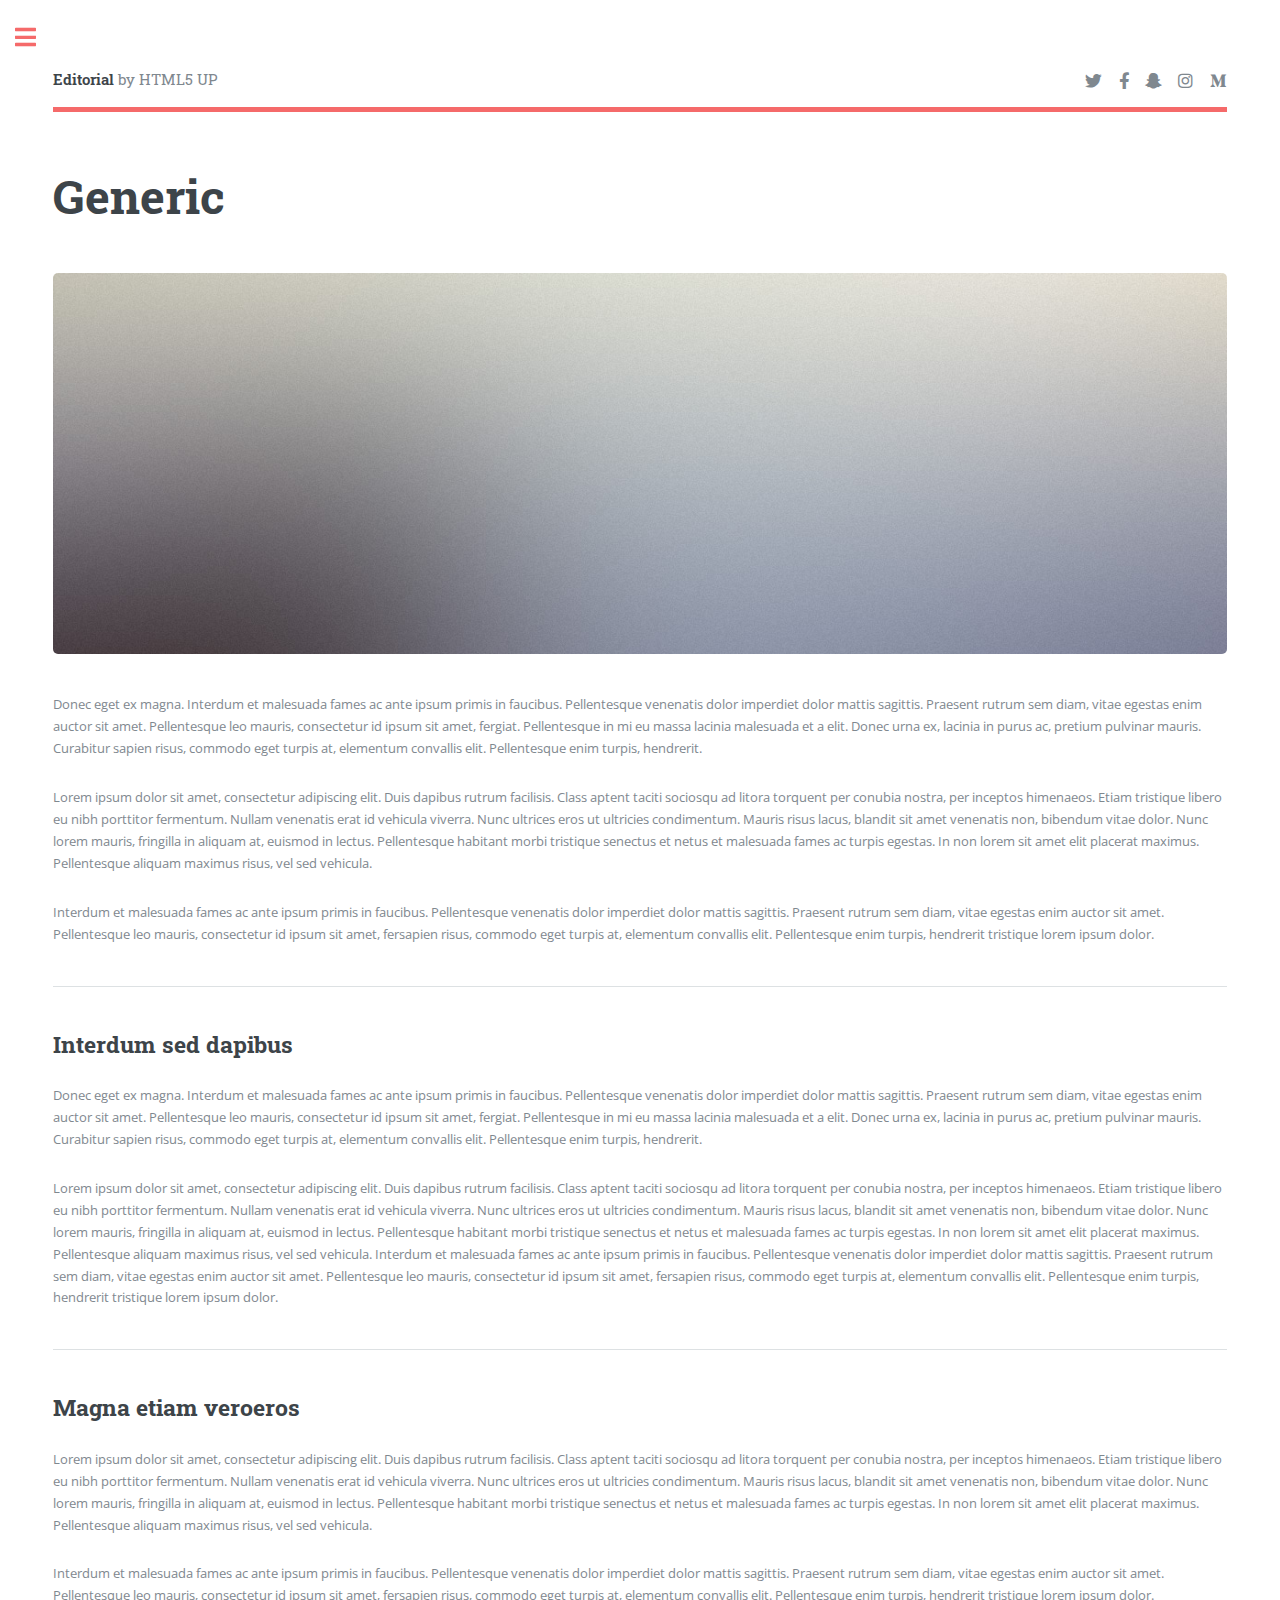
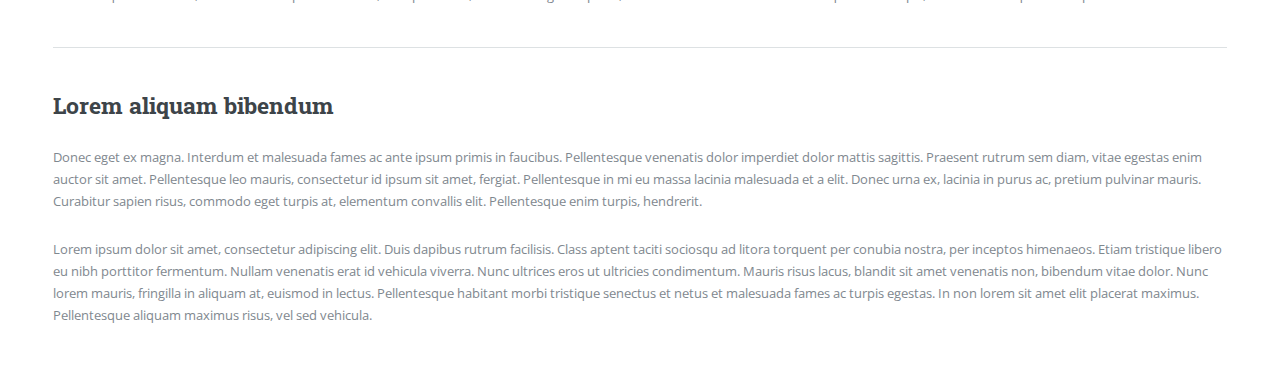
<file: generic.html>
<!DOCTYPE HTML>
<!--
	Editorial by HTML5 UP
	html5up.net | @ajlkn
	Free for personal and commercial use under the CCA 3.0 license (html5up.net/license)
-->
<html>
	<head>
		<title>Generic - Editorial by HTML5 UP</title>
		<meta charset="utf-8" />
		<meta name="viewport" content="width=device-width, initial-scale=1, user-scalable=no" />
		<link rel="stylesheet" href="assets/css/main.css" />
	</head>
	<body class="is-preload">

		<!-- Wrapper -->
			<div id="wrapper">

				<!-- Main -->
					<div id="main">
						<div class="inner">

							<!-- Header -->
								<header id="header">
									<a href="index.html" class="logo"><strong>Editorial</strong> by HTML5 UP</a>
									<ul class="icons">
										<li><a href="#" class="icon brands fa-twitter"><span class="label">Twitter</span></a></li>
										<li><a href="#" class="icon brands fa-facebook-f"><span class="label">Facebook</span></a></li>
										<li><a href="#" class="icon brands fa-snapchat-ghost"><span class="label">Snapchat</span></a></li>
										<li><a href="#" class="icon brands fa-instagram"><span class="label">Instagram</span></a></li>
										<li><a href="#" class="icon brands fa-medium-m"><span class="label">Medium</span></a></li>
									</ul>
								</header>

							<!-- Content -->
								<section>
									<header class="main">
										<h1>Generic</h1>
									</header>

									<span class="image main"><img src="images/pic11.jpg" alt="" /></span>

									<p>Donec eget ex magna. Interdum et malesuada fames ac ante ipsum primis in faucibus. Pellentesque venenatis dolor imperdiet dolor mattis sagittis. Praesent rutrum sem diam, vitae egestas enim auctor sit amet. Pellentesque leo mauris, consectetur id ipsum sit amet, fergiat. Pellentesque in mi eu massa lacinia malesuada et a elit. Donec urna ex, lacinia in purus ac, pretium pulvinar mauris. Curabitur sapien risus, commodo eget turpis at, elementum convallis elit. Pellentesque enim turpis, hendrerit.</p>
									<p>Lorem ipsum dolor sit amet, consectetur adipiscing elit. Duis dapibus rutrum facilisis. Class aptent taciti sociosqu ad litora torquent per conubia nostra, per inceptos himenaeos. Etiam tristique libero eu nibh porttitor fermentum. Nullam venenatis erat id vehicula viverra. Nunc ultrices eros ut ultricies condimentum. Mauris risus lacus, blandit sit amet venenatis non, bibendum vitae dolor. Nunc lorem mauris, fringilla in aliquam at, euismod in lectus. Pellentesque habitant morbi tristique senectus et netus et malesuada fames ac turpis egestas. In non lorem sit amet elit placerat maximus. Pellentesque aliquam maximus risus, vel sed vehicula.</p>
									<p>Interdum et malesuada fames ac ante ipsum primis in faucibus. Pellentesque venenatis dolor imperdiet dolor mattis sagittis. Praesent rutrum sem diam, vitae egestas enim auctor sit amet. Pellentesque leo mauris, consectetur id ipsum sit amet, fersapien risus, commodo eget turpis at, elementum convallis elit. Pellentesque enim turpis, hendrerit tristique lorem ipsum dolor.</p>

									<hr class="major" />

									<h2>Interdum sed dapibus</h2>
									<p>Donec eget ex magna. Interdum et malesuada fames ac ante ipsum primis in faucibus. Pellentesque venenatis dolor imperdiet dolor mattis sagittis. Praesent rutrum sem diam, vitae egestas enim auctor sit amet. Pellentesque leo mauris, consectetur id ipsum sit amet, fergiat. Pellentesque in mi eu massa lacinia malesuada et a elit. Donec urna ex, lacinia in purus ac, pretium pulvinar mauris. Curabitur sapien risus, commodo eget turpis at, elementum convallis elit. Pellentesque enim turpis, hendrerit.</p>
									<p>Lorem ipsum dolor sit amet, consectetur adipiscing elit. Duis dapibus rutrum facilisis. Class aptent taciti sociosqu ad litora torquent per conubia nostra, per inceptos himenaeos. Etiam tristique libero eu nibh porttitor fermentum. Nullam venenatis erat id vehicula viverra. Nunc ultrices eros ut ultricies condimentum. Mauris risus lacus, blandit sit amet venenatis non, bibendum vitae dolor. Nunc lorem mauris, fringilla in aliquam at, euismod in lectus. Pellentesque habitant morbi tristique senectus et netus et malesuada fames ac turpis egestas. In non lorem sit amet elit placerat maximus. Pellentesque aliquam maximus risus, vel sed vehicula. Interdum et malesuada fames ac ante ipsum primis in faucibus. Pellentesque venenatis dolor imperdiet dolor mattis sagittis. Praesent rutrum sem diam, vitae egestas enim auctor sit amet. Pellentesque leo mauris, consectetur id ipsum sit amet, fersapien risus, commodo eget turpis at, elementum convallis elit. Pellentesque enim turpis, hendrerit tristique lorem ipsum dolor.</p>

									<hr class="major" />

									<h2>Magna etiam veroeros</h2>
									<p>Lorem ipsum dolor sit amet, consectetur adipiscing elit. Duis dapibus rutrum facilisis. Class aptent taciti sociosqu ad litora torquent per conubia nostra, per inceptos himenaeos. Etiam tristique libero eu nibh porttitor fermentum. Nullam venenatis erat id vehicula viverra. Nunc ultrices eros ut ultricies condimentum. Mauris risus lacus, blandit sit amet venenatis non, bibendum vitae dolor. Nunc lorem mauris, fringilla in aliquam at, euismod in lectus. Pellentesque habitant morbi tristique senectus et netus et malesuada fames ac turpis egestas. In non lorem sit amet elit placerat maximus. Pellentesque aliquam maximus risus, vel sed vehicula.</p>
									<p>Interdum et malesuada fames ac ante ipsum primis in faucibus. Pellentesque venenatis dolor imperdiet dolor mattis sagittis. Praesent rutrum sem diam, vitae egestas enim auctor sit amet. Pellentesque leo mauris, consectetur id ipsum sit amet, fersapien risus, commodo eget turpis at, elementum convallis elit. Pellentesque enim turpis, hendrerit tristique lorem ipsum dolor.</p>

									<hr class="major" />

									<h2>Lorem aliquam bibendum</h2>
									<p>Donec eget ex magna. Interdum et malesuada fames ac ante ipsum primis in faucibus. Pellentesque venenatis dolor imperdiet dolor mattis sagittis. Praesent rutrum sem diam, vitae egestas enim auctor sit amet. Pellentesque leo mauris, consectetur id ipsum sit amet, fergiat. Pellentesque in mi eu massa lacinia malesuada et a elit. Donec urna ex, lacinia in purus ac, pretium pulvinar mauris. Curabitur sapien risus, commodo eget turpis at, elementum convallis elit. Pellentesque enim turpis, hendrerit.</p>
									<p>Lorem ipsum dolor sit amet, consectetur adipiscing elit. Duis dapibus rutrum facilisis. Class aptent taciti sociosqu ad litora torquent per conubia nostra, per inceptos himenaeos. Etiam tristique libero eu nibh porttitor fermentum. Nullam venenatis erat id vehicula viverra. Nunc ultrices eros ut ultricies condimentum. Mauris risus lacus, blandit sit amet venenatis non, bibendum vitae dolor. Nunc lorem mauris, fringilla in aliquam at, euismod in lectus. Pellentesque habitant morbi tristique senectus et netus et malesuada fames ac turpis egestas. In non lorem sit amet elit placerat maximus. Pellentesque aliquam maximus risus, vel sed vehicula.</p>

								</section>

						</div>
					</div>

				<!-- Sidebar -->
					<div id="sidebar">
            <div class="inner">

                <!-- Search -->
                <!--
								<section id="search" class="alt">
									<form method="post" action="#">
										<input type="text" name="query" id="query" placeholder="Search" />
									</form>
								</section>
-->

                <!-- Menu -->
                <nav id="menu">
                    <header class="major">
                        <h2>Menu</h2>
                    </header>
                    <ul>
                        <li><a href="index.html">首頁</a></li>
                        <li><a href="generic.html">Generic</a></li>
                        <li><a href="elements.html">Elements</a></li>
                        <li>
                            <span class="opener">Android Studio</span>
                            <ul>
                                <li><a href="#">EVEN遊戲</a></li>
                            </ul>
                        </li>
                        <li>
                            <span class="opener">Unity3D</span>
                            <ul>
                                <li><a href="#">VR聊天室</a></li>
                            </ul>
                        </li>
                        <li>
                            <span class="opener">Python筆記</span>
                            <ul>
                                <li><a href="#">爬蟲</a></li>
                                <li><a href="#">MNIST實作</a></li>
                                <li><a href="#">BinarySearchTree</a></li>
                                <li><a href="#">Threading</a></li>
                            </ul>
                        </li>
                        <li>
                            <span class="opener">Leetcode筆記</span>
                            <ul>
                                <li><a href="leetcode.html">two sum</a></li>
                                <li><a href="#"></a></li>
                                <li><a href="#"></a></li>
                                <li><a href="#"></a></li>
                            </ul>
                        </li>
                    </ul>
                </nav>

                <!-- Section -->
                <!--
								<section>
									<header class="major">
										<h2>Ante interdum</h2>
									</header>
									<div class="mini-posts">
										<article>
											<a href="#" class="image"><img src="images/pic07.jpg" alt="" /></a>
											<p>Aenean ornare velit lacus, ac varius enim lorem ullamcorper dolore aliquam.</p>
										</article>
										<article>
											<a href="#" class="image"><img src="images/pic08.jpg" alt="" /></a>
											<p>Aenean ornare velit lacus, ac varius enim lorem ullamcorper dolore aliquam.</p>
										</article>
										<article>
											<a href="#" class="image"><img src="images/pic09.jpg" alt="" /></a>
											<p>Aenean ornare velit lacus, ac varius enim lorem ullamcorper dolore aliquam.</p>
										</article>
									</div>
									<ul class="actions">
										<li><a href="#" class="button">More</a></li>
									</ul>
								</section>
-->

                <!-- Section -->
                <section>
                    <header class="major">
                        <h2>聯繫方式</h2>
                    </header>
                    <p>若有公司對於我感興趣，或有任何問題，可透過以下方式與我聯繫。</p>
                    <ul class="contact">
                        <li class="icon solid fa-envelope">pipi11192@gmail.com</li>
                        <li class="icon solid fa-phone">0937-360-207</li>
                    </ul>
                </section>

                <!-- Footer -->
                <footer id="footer">
                    <p class="copyright">&copy; Untitled. All rights reserved. Demo Images: <a href="https://unsplash.com">Unsplash</a>. Design: <a href="https://html5up.net">HTML5 UP</a>.<br />
                    網頁模板來源:&nbsp;<a href="https://html5up.net/editorial">https://html5up.net/editorial</a></p>
                </footer>

            </div>
        </div>


			</div>

		<!-- Scripts -->
			<script src="assets/js/jquery.min.js"></script>
			<script src="assets/js/browser.min.js"></script>
			<script src="assets/js/breakpoints.min.js"></script>
			<script src="assets/js/util.js"></script>
			<script src="assets/js/main.js"></script>

	</body>
</html>
</file>
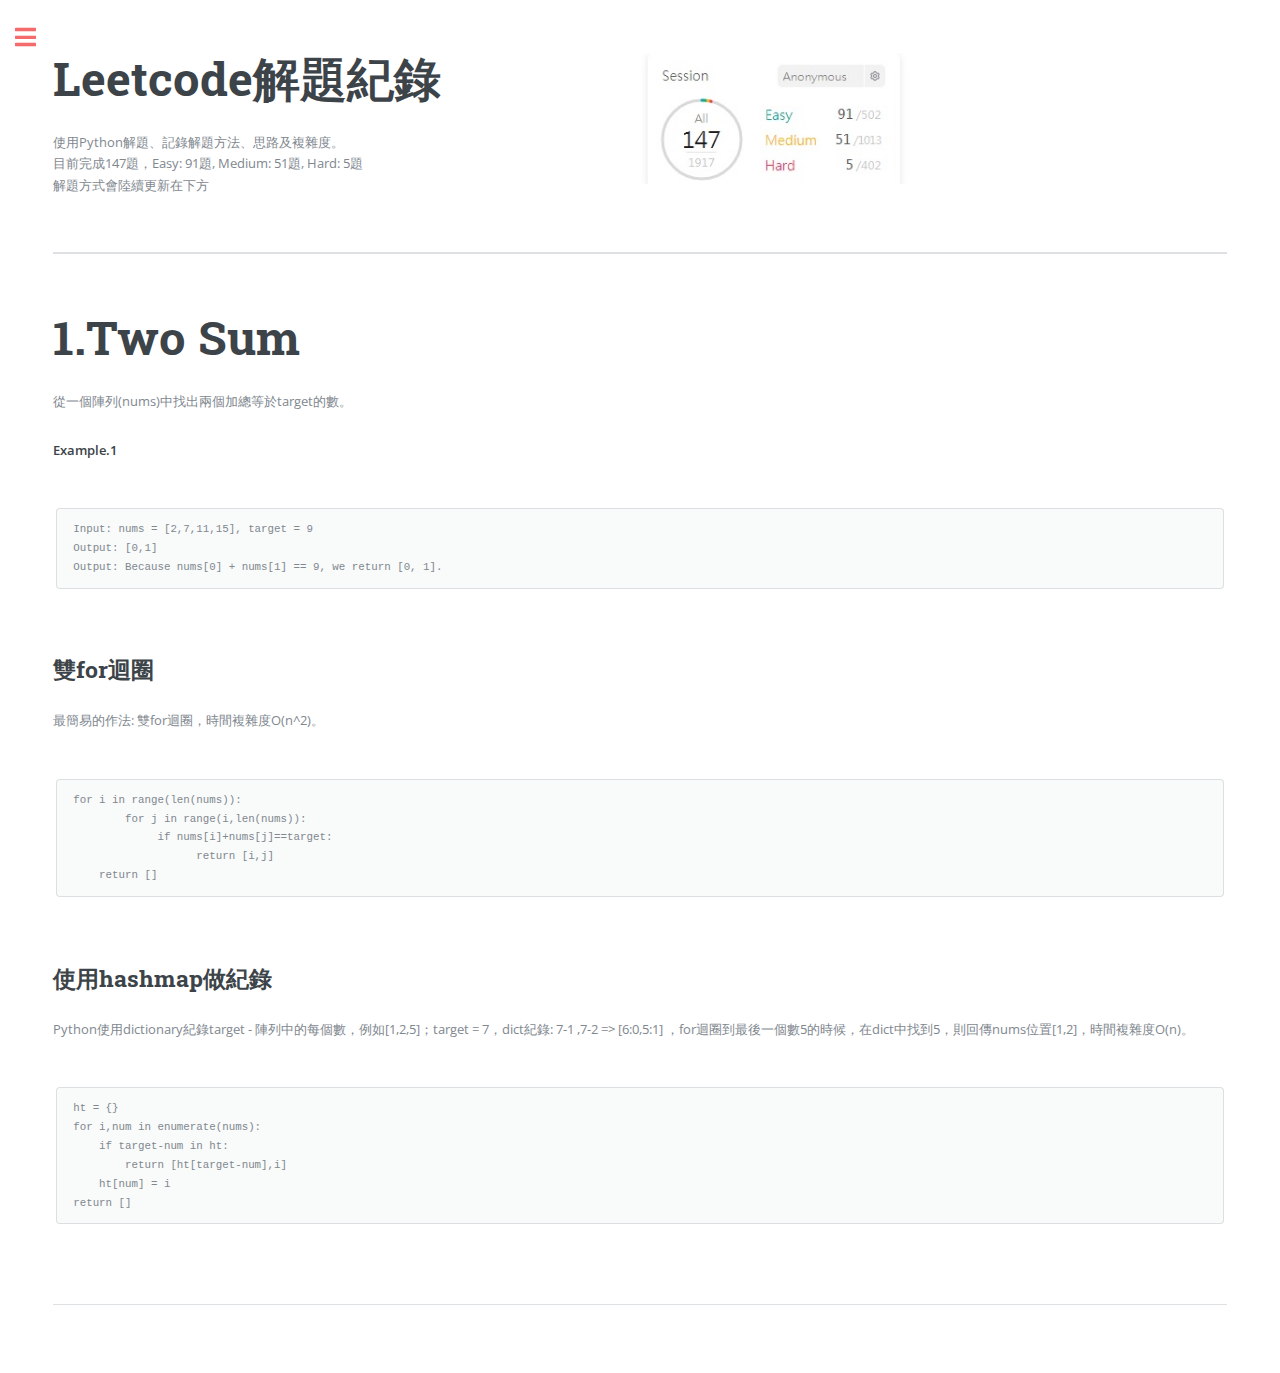
<file: leetcode.html>
<!DOCTYPE HTML>
<!--
	Editorial by HTML5 UP
	html5up.net | @ajlkn
	Free for personal and commercial use under the CCA 3.0 license (html5up.net/license)
-->
<html>

<head>
    <title>Leetcode - Webpage_Resume</title>
    <meta charset="utf-8" />
    <meta name="viewport" content="width=device-width, initial-scale=1, user-scalable=no" />
    <link rel="stylesheet" href="assets/css/main.css" />
</head>

<body class="is-preload">

    <!-- Wrapper -->
    <div id="wrapper">

        <!-- Main -->
        <div id="main">
            <div class="inner">

                <!-- Content -->
                <section id="banner">
                    <div class="content">
                        <header class="main">
                        <h1>Leetcode解題紀錄</h1>
                        <h3></h3>
                    </header>

                    <p>使用Python解題、記錄解題方法、思路及複雜度。<br/>
                    目前完成147題，Easy: 91題, Medium: 51題, Hard: 5題<br/>
                    解題方式會陸續更新在下方</p>
                        <!--
										<ul class="actions">
											<li><a href="#" class="button big">Learn More</a></li>
										</ul>
-->
                    </div>
                    <span class="image object">
                        <img src="images/leetcode.jpg" />
                    </span>
                </section>
                <section>
                    <header class="main">
                        <h1>1.Two Sum</h1>
                        <h3></h3>
                    </header>
                    <p>從一個陣列(nums)中找出兩個加總等於target的數。</p>
                    <p><b>Example.1</b></p>
                    <pre>
                        <code>Input: nums = [2,7,11,15], target = 9
Output: [0,1]
Output: Because nums[0] + nums[1] == 9, we return [0, 1].
</code>
                        </pre>

                    <h2>雙for迴圈</h2>
                    <p>最簡易的作法: 雙for迴圈，時間複雜度O(n^2)。</p>
                    <pre>
                        <code>for i in range(len(nums)):
        for j in range(i,len(nums)):
             if nums[i]+nums[j]==target:
                   return [i,j]
    return []
</code>
                        </pre>


                    <h2>使用hashmap做紀錄</h2>
                    <p>Python使用dictionary紀錄target - 陣列中的每個數，例如[1,2,5]；target = 7，dict紀錄: 7-1 ,7-2 => [6:0,5:1]
                        ，for迴圈到最後一個數5的時候，在dict中找到5，則回傳nums位置[1,2]，時間複雜度O(n)。</p>
                    <pre>
                        <code>ht = {}
for i,num in enumerate(nums):
    if target-num in ht:
        return [ht[target-num],i]
    ht[num] = i
return []</code>
                        </pre>

                    <hr class="major" />
            </div>
        </div>

        <!-- Sidebar -->
        <div id="sidebar">
            <div class="inner">

                <!-- Search -->
                <!--
								<section id="search" class="alt">
									<form method="post" action="#">
										<input type="text" name="query" id="query" placeholder="Search" />
									</form>
								</section>
-->

                <!-- Menu -->
                <nav id="menu">
                    <header class="major">
                        <h2>Menu</h2>
                    </header>
                    <ul>
                        <li><a href="index.html">首頁</a></li>
                        <li>
                            <span class="opener">Android Studio</span>
                            <ul>
                                <li><a href="android.html">EVEN遊戲</a></li>
                            </ul>
                        </li>
                        <li>
                            <span class="opener">Unity3D</span>
                            <ul>
                                <li><a href="VR.html">VR聊天室</a></li>
                            </ul>
                        </li>
                        <li>
                            <span class="opener">Python筆記</span>
                            <ul>
                                <li><a href="Crawler.html">爬蟲</a></li>
                                <li><a href="MNIST.html">MNIST實作</a></li>
                                <li><a href="bst.html">BinarySearchTree</a></li>
                                <li><a href="threading.html">Threading</a></li>
                            </ul>
                        </li>
                        <li>
                            <span class="opener">Leetcode筆記</span>
                            <ul>
                                <li><a href="leetcode.html">two sum</a></li>
                                <li><a href="#"></a></li>
                                <li><a href="#"></a></li>
                                <li><a href="#"></a></li>
                            </ul>
                        </li>
                        <li><a href="research.html">論文研究</a></li>
                    </ul>
                </nav>

                <!-- Section -->
                <!--
								<section>
									<header class="major">
										<h2>Ante interdum</h2>
									</header>
									<div class="mini-posts">
										<article>
											<a href="#" class="image"><img src="images/pic07.jpg" alt="" /></a>
											<p>Aenean ornare velit lacus, ac varius enim lorem ullamcorper dolore aliquam.</p>
										</article>
										<article>
											<a href="#" class="image"><img src="images/pic08.jpg" alt="" /></a>
											<p>Aenean ornare velit lacus, ac varius enim lorem ullamcorper dolore aliquam.</p>
										</article>
										<article>
											<a href="#" class="image"><img src="images/pic09.jpg" alt="" /></a>
											<p>Aenean ornare velit lacus, ac varius enim lorem ullamcorper dolore aliquam.</p>
										</article>
									</div>
									<ul class="actions">
										<li><a href="#" class="button">More</a></li>
									</ul>
								</section>
-->

                <!-- Section -->
                <section>
                    <header class="major">
                        <h2>聯繫方式</h2>
                    </header>
                    <p>若有公司對於我感興趣，或有任何問題，可透過以下方式與我聯繫。</p>
                    <ul class="contact">
                        <li class="icon solid fa-envelope">pipi11192@gmail.com</li>
                        <li class="icon solid fa-phone">0937-360-207</li>
                    </ul>
                </section>

                <!-- Footer -->
                <footer id="footer">
                    <p class="copyright">&copy; Untitled. All rights reserved. Demo Images: <a href="https://unsplash.com">Unsplash</a>. Design: <a href="https://html5up.net">HTML5 UP</a>.<br />
                        網頁模板來源:&nbsp;<a href="https://html5up.net/editorial">https://html5up.net/editorial</a></p>
                </footer>

            </div>
        </div>


    </div>

    <!-- Scripts -->
    <script src="assets/js/jquery.min.js"></script>
    <script src="assets/js/browser.min.js"></script>
    <script src="assets/js/breakpoints.min.js"></script>
    <script src="assets/js/util.js"></script>
    <script src="assets/js/main.js"></script>

</body>

</html>
</file>
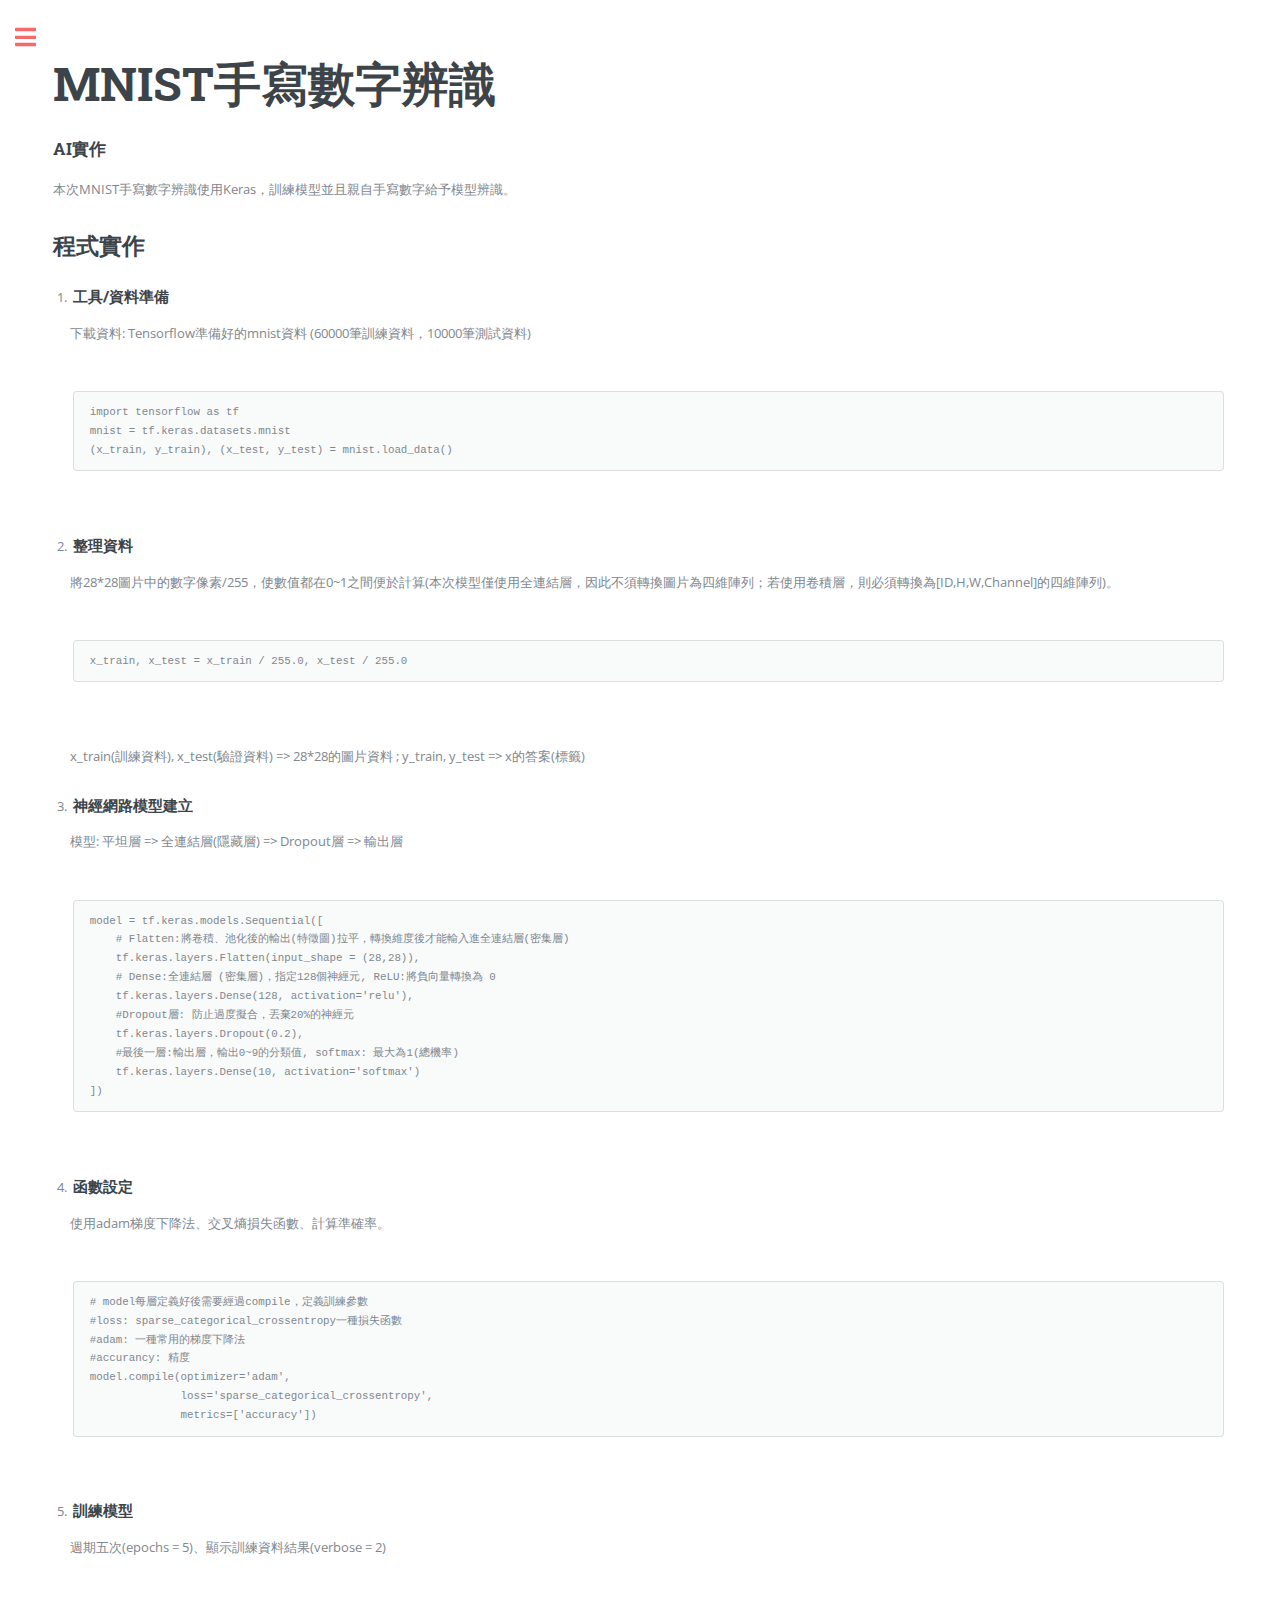
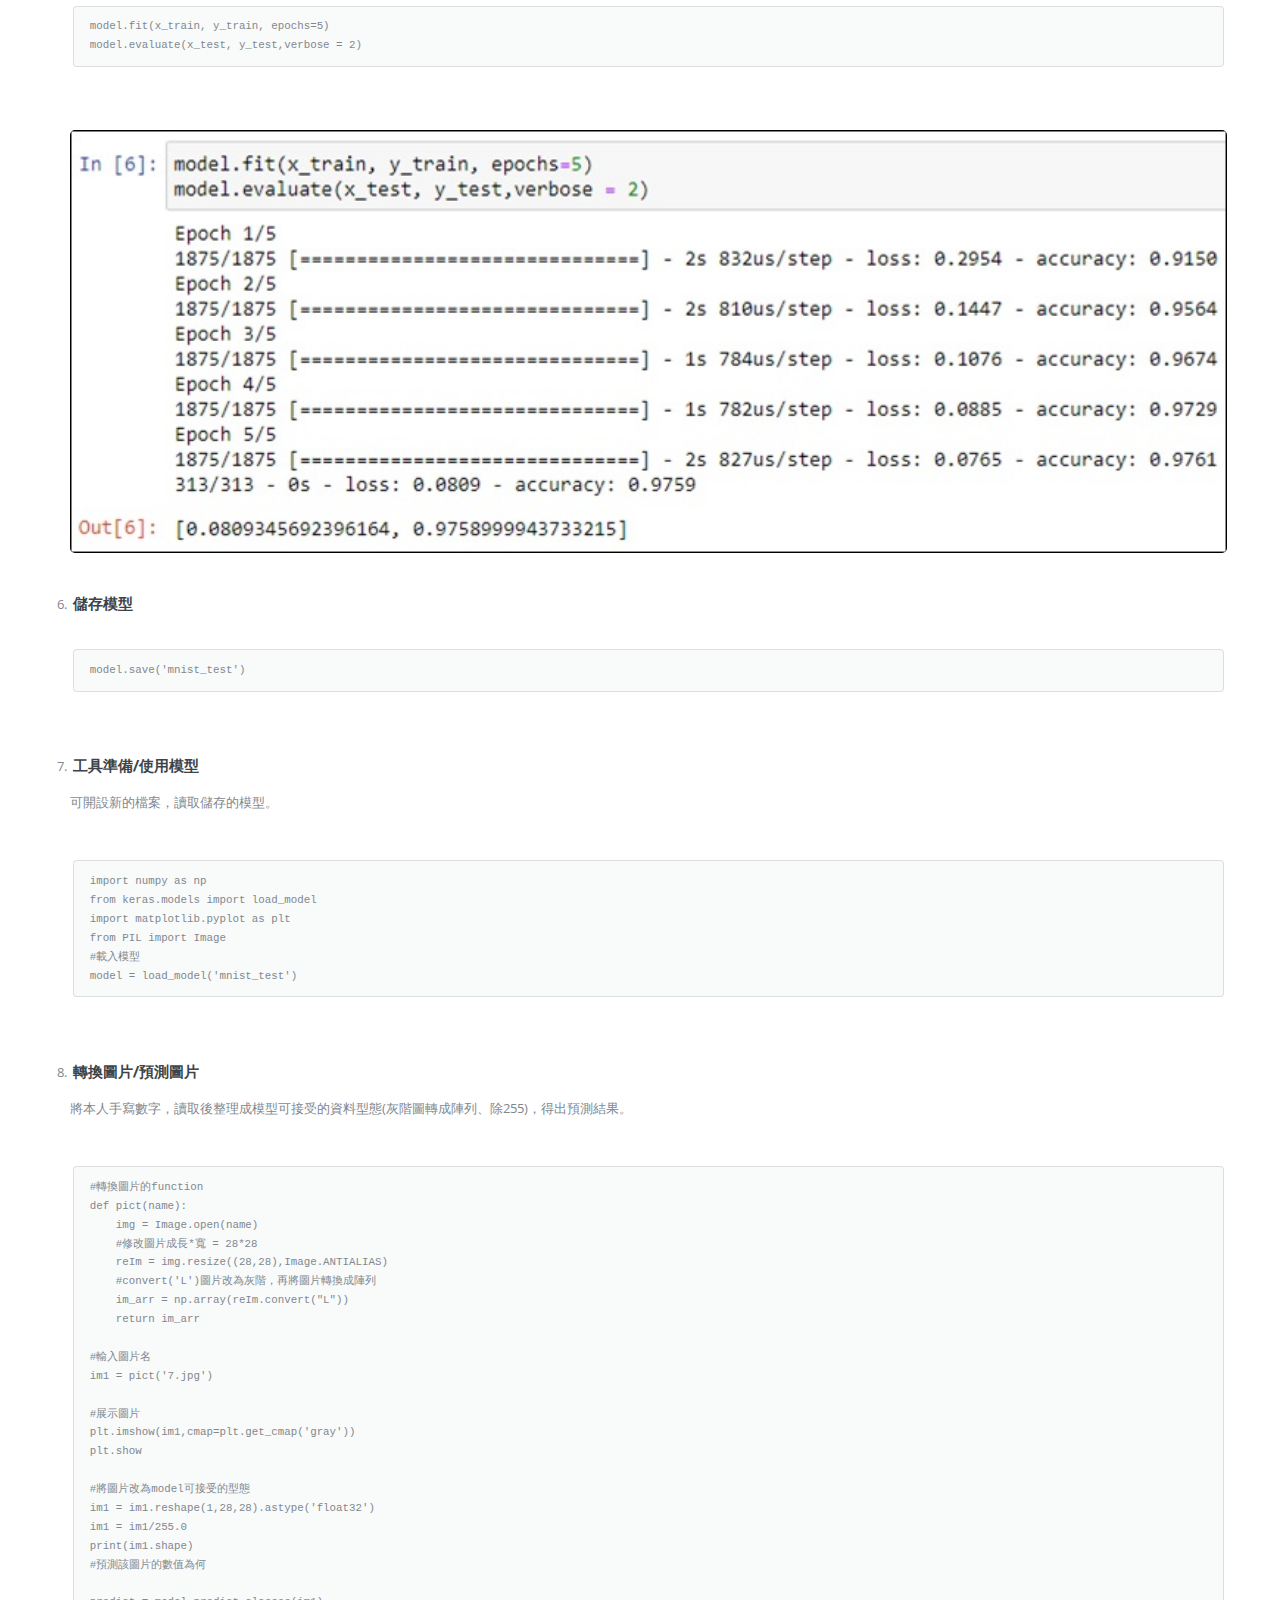
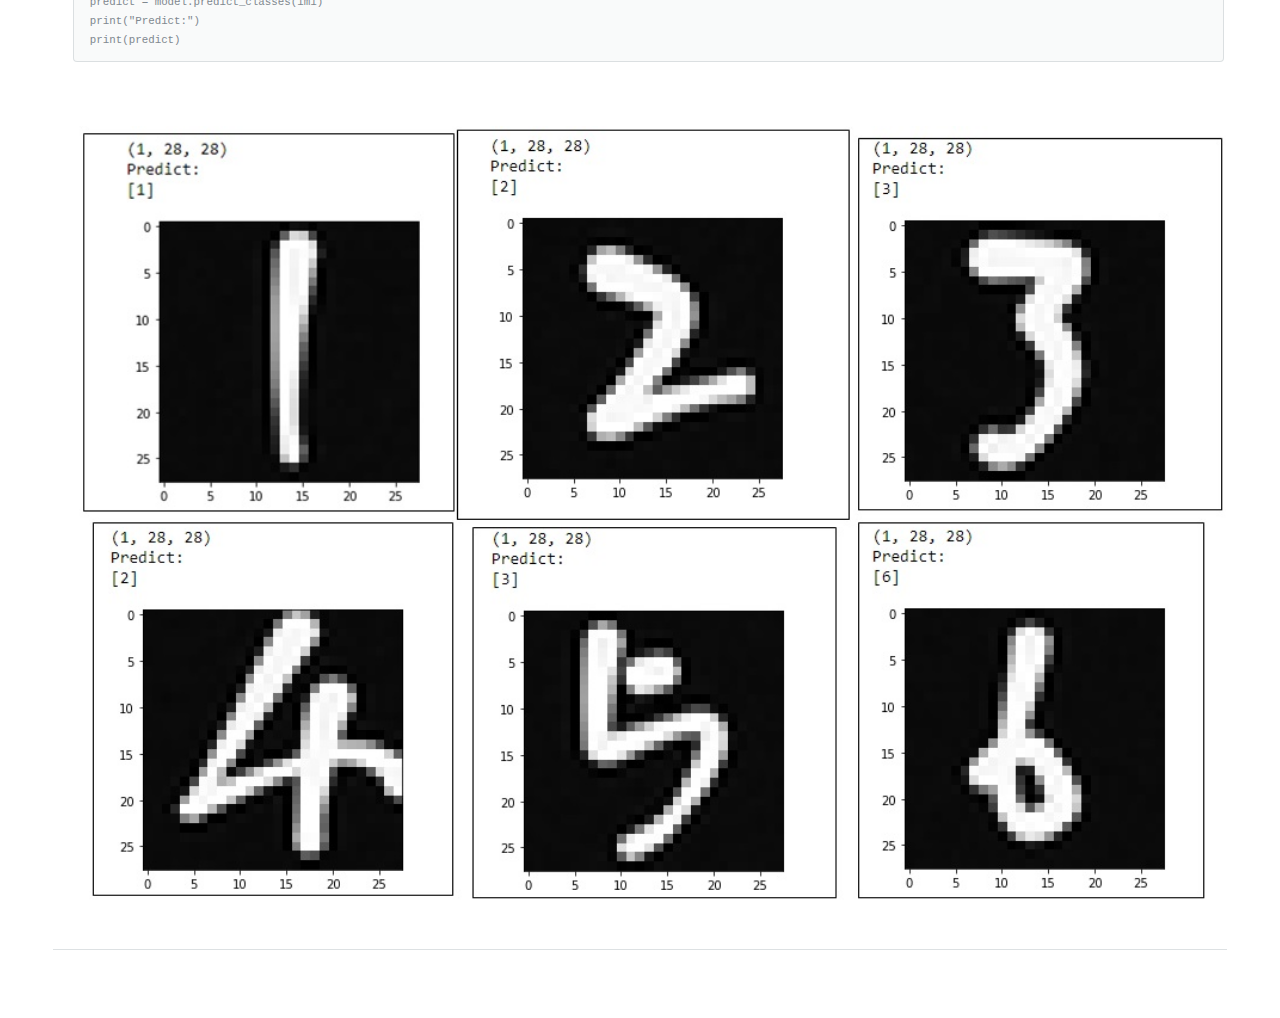
<file: MNIST.html>
<!DOCTYPE HTML>
<!--
	Editorial by HTML5 UP
	html5up.net | @ajlkn
	Free for personal and commercial use under the CCA 3.0 license (html5up.net/license)
-->
<html>

<head>
    <title>MNIST - Webpage_Resume</title>
    <meta charset="utf-8" />
    <meta name="viewport" content="width=device-width, initial-scale=1, user-scalable=no" />
    <link rel="stylesheet" href="assets/css/main.css" />
</head>

<body class="is-preload">

    <!-- Wrapper -->
    <div id="wrapper">

        <!-- Main -->
        <div id="main">
            <div class="inner">

                <!-- Content -->
                <section>
                    <header class="main">
                        <h1>MNIST手寫數字辨識</h1>
                        <h3>AI實作</h3>
                    </header>

                    <p>本次MNIST手寫數字辨識使用Keras，訓練模型並且親自手寫數字給予模型辨識。</p>


                    <h2>程式實作</h2>
                    <ol>
                        <li>
                            <h4>工具/資料準備</h4>
                        </li>
                        <p>下載資料: Tensorflow準備好的mnist資料 (60000筆訓練資料，10000筆測試資料)
                        </p>
                        <pre>
                        <code>import tensorflow as tf
mnist = tf.keras.datasets.mnist
(x_train, y_train), (x_test, y_test) = mnist.load_data()</code>
                        </pre>


                        <li>
                            <h4>整理資料</h4>
                        </li>
                        <p>將28*28圖片中的數字像素/255，使數值都在0~1之間便於計算(本次模型僅使用全連結層，因此不須轉換圖片為四維陣列；若使用卷積層，則必須轉換為[ID,H,W,Channel]的四維陣列)。
                        </p>
                        <pre>
                        <code>x_train, x_test = x_train / 255.0, x_test / 255.0</code>
                        </pre>
                        <p>x_train(訓練資料), x_test(驗證資料) => 28*28的圖片資料 ; y_train, y_test => x的答案(標籤)
                        </p>
                        <li>
                            <h4>神經網路模型建立</h4>
                        </li>
                        <p>模型: 平坦層 => 全連結層(隱藏層) => Dropout層 => 輸出層
                         </p>
                        <pre>
                        <code>model = tf.keras.models.Sequential([
    # Flatten:將卷積、池化後的輸出(特徵圖)拉平，轉換維度後才能輸入進全連結層(密集層)
    tf.keras.layers.Flatten(input_shape = (28,28)),
    # Dense:全連結層 (密集層)，指定128個神經元, ReLU:將負向量轉換為 0
    tf.keras.layers.Dense(128, activation='relu'),
    #Dropout層: 防止過度擬合，丟棄20%的神經元
    tf.keras.layers.Dropout(0.2),
    #最後一層:輸出層，輸出0~9的分類值, softmax: 最大為1(總機率)
    tf.keras.layers.Dense(10, activation='softmax')
])</code>
                        </pre>
                        <li>
                            <h4>函數設定</h4>
                        </li>
                        <p>使用adam梯度下降法、交叉熵損失函數、計算準確率。
                         </p>
                        <pre>
                        <code># model每層定義好後需要經過compile，定義訓練參數
#loss: sparse_categorical_crossentropy一種損失函數
#adam: 一種常用的梯度下降法
#accurancy: 精度
model.compile(optimizer='adam',
              loss='sparse_categorical_crossentropy',
              metrics=['accuracy'])</code>
                        </pre>
                        <li>
                            <h4>訓練模型</h4>
                        </li>
                        <p>週期五次(epochs = 5)、顯示訓練資料結果(verbose = 2)
                         </p>
                        <pre>
                        <code>model.fit(x_train, y_train, epochs=5)
model.evaluate(x_test, y_test,verbose = 2)</code>
                        </pre>
                        <span class="image main"><img src="ppt/mnist_train.jpg" alt="" /></span>
                        <li>
                            <h4>儲存模型</h4>
                        </li>

                        <pre>
                        <code>model.save('mnist_test')</code>
                        </pre>
                        
                        <li>
                            <h4>工具準備/使用模型</h4>
                        </li>
                        <p>可開設新的檔案，讀取儲存的模型。</p>

                        <pre>
                        <code>import numpy as np
from keras.models import load_model
import matplotlib.pyplot as plt
from PIL import Image
#載入模型
model = load_model('mnist_test')</code>
                        </pre>
                        <li>
                            <h4>轉換圖片/預測圖片</h4>
                        </li>
                        <p>將本人手寫數字，讀取後整理成模型可接受的資料型態(灰階圖轉成陣列、除255)，得出預測結果。</p>

                        <pre>
                        <code>#轉換圖片的function
def pict(name):
    img = Image.open(name)
    #修改圖片成長*寬 = 28*28
    reIm = img.resize((28,28),Image.ANTIALIAS)
    #convert('L')圖片改為灰階，再將圖片轉換成陣列
    im_arr = np.array(reIm.convert("L"))
    return im_arr

#輸入圖片名
im1 = pict('7.jpg')

#展示圖片
plt.imshow(im1,cmap=plt.get_cmap('gray'))
plt.show

#將圖片改為model可接受的型態
im1 = im1.reshape(1,28,28).astype('float32')
im1 = im1/255.0
print(im1.shape)
#預測該圖片的數值為何

predict = model.predict_classes(im1)
print("Predict:")
print(predict)</code>
                        </pre>
                        <span class="image main"><img src="ppt/mnist_pred.jpg" alt="" /></span>
                        
                        
                        
                        
                        

                    </ol>


                    <hr class="major" />
            </div>
        </div>

        <!-- Sidebar -->
        <div id="sidebar">
            <div class="inner">

                <!-- Search -->
                <!--
								<section id="search" class="alt">
									<form method="post" action="#">
										<input type="text" name="query" id="query" placeholder="Search" />
									</form>
								</section>
-->

                <!-- Menu -->
                <nav id="menu">
                    <header class="major">
                        <h2>Menu</h2>
                    </header>
                    <ul>
                        <li><a href="index.html">首頁</a></li>
                        <li>
                            <span class="opener">Android Studio</span>
                            <ul>
                                <li><a href="android.html">EVEN遊戲</a></li>
                            </ul>
                        </li>
                        <li>
                            <span class="opener">Unity3D</span>
                            <ul>
                                <li><a href="VR.html">VR聊天室</a></li>
                            </ul>
                        </li>
                        <li>
                            <span class="opener">Python筆記</span>
                            <ul>
                                <li><a href="Crawler.html">爬蟲</a></li>
                                <li><a href="MNIST.html">MNIST實作</a></li>
                                <li><a href="bst.html">BinarySearchTree</a></li>
                                <li><a href="threading.html">Threading</a></li>
                            </ul>
                        </li>
                        <li>
                            <span class="opener">Leetcode筆記</span>
                            <ul>
                                <li><a href="leetcode.html">two sum</a></li>
                                <li><a href="#"></a></li>
                                <li><a href="#"></a></li>
                                <li><a href="#"></a></li>
                            </ul>
                        </li>
                        <li><a href="research.html">論文研究</a></li>
                    </ul>
                </nav>

                <!-- Section -->
                <!--
								<section>
									<header class="major">
										<h2>Ante interdum</h2>
									</header>
									<div class="mini-posts">
										<article>
											<a href="#" class="image"><img src="images/pic07.jpg" alt="" /></a>
											<p>Aenean ornare velit lacus, ac varius enim lorem ullamcorper dolore aliquam.</p>
										</article>
										<article>
											<a href="#" class="image"><img src="images/pic08.jpg" alt="" /></a>
											<p>Aenean ornare velit lacus, ac varius enim lorem ullamcorper dolore aliquam.</p>
										</article>
										<article>
											<a href="#" class="image"><img src="images/pic09.jpg" alt="" /></a>
											<p>Aenean ornare velit lacus, ac varius enim lorem ullamcorper dolore aliquam.</p>
										</article>
									</div>
									<ul class="actions">
										<li><a href="#" class="button">More</a></li>
									</ul>
								</section>
-->

                <!-- Section -->
                <section>
                    <header class="major">
                        <h2>聯繫方式</h2>
                    </header>
                    <p>若有公司對於我感興趣，或有任何問題，可透過以下方式與我聯繫。</p>
                    <ul class="contact">
                        <li class="icon solid fa-envelope">pipi11192@gmail.com</li>
                        <li class="icon solid fa-phone">0937-360-207</li>
                    </ul>
                </section>

                <!-- Footer -->
                <footer id="footer">
                    <p class="copyright">&copy; Untitled. All rights reserved. Demo Images: <a href="https://unsplash.com">Unsplash</a>. Design: <a href="https://html5up.net">HTML5 UP</a>.<br />
                        網頁模板來源:&nbsp;<a href="https://html5up.net/editorial">https://html5up.net/editorial</a></p>
                </footer>

            </div>
        </div>


    </div>

    <!-- Scripts -->
    <script src="assets/js/jquery.min.js"></script>
    <script src="assets/js/browser.min.js"></script>
    <script src="assets/js/breakpoints.min.js"></script>
    <script src="assets/js/util.js"></script>
    <script src="assets/js/main.js"></script>

</body>

</html>
</file>
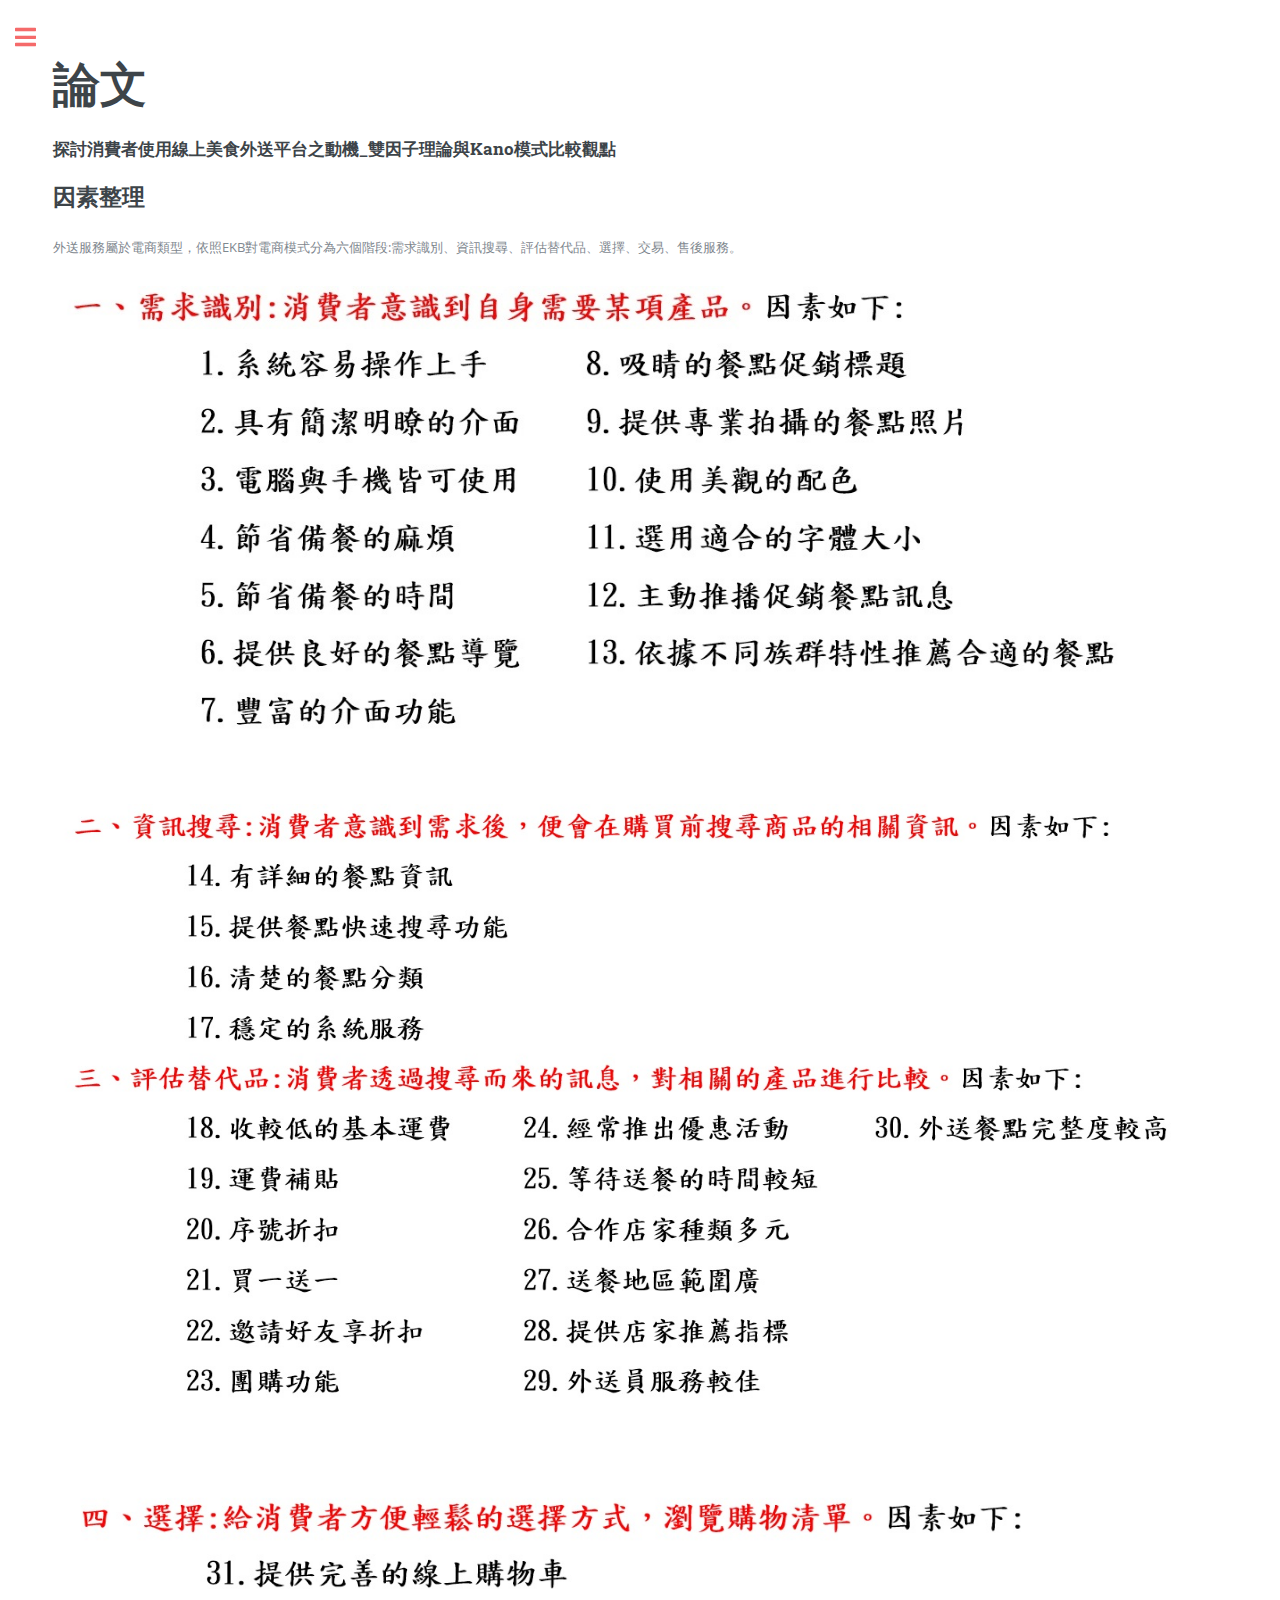
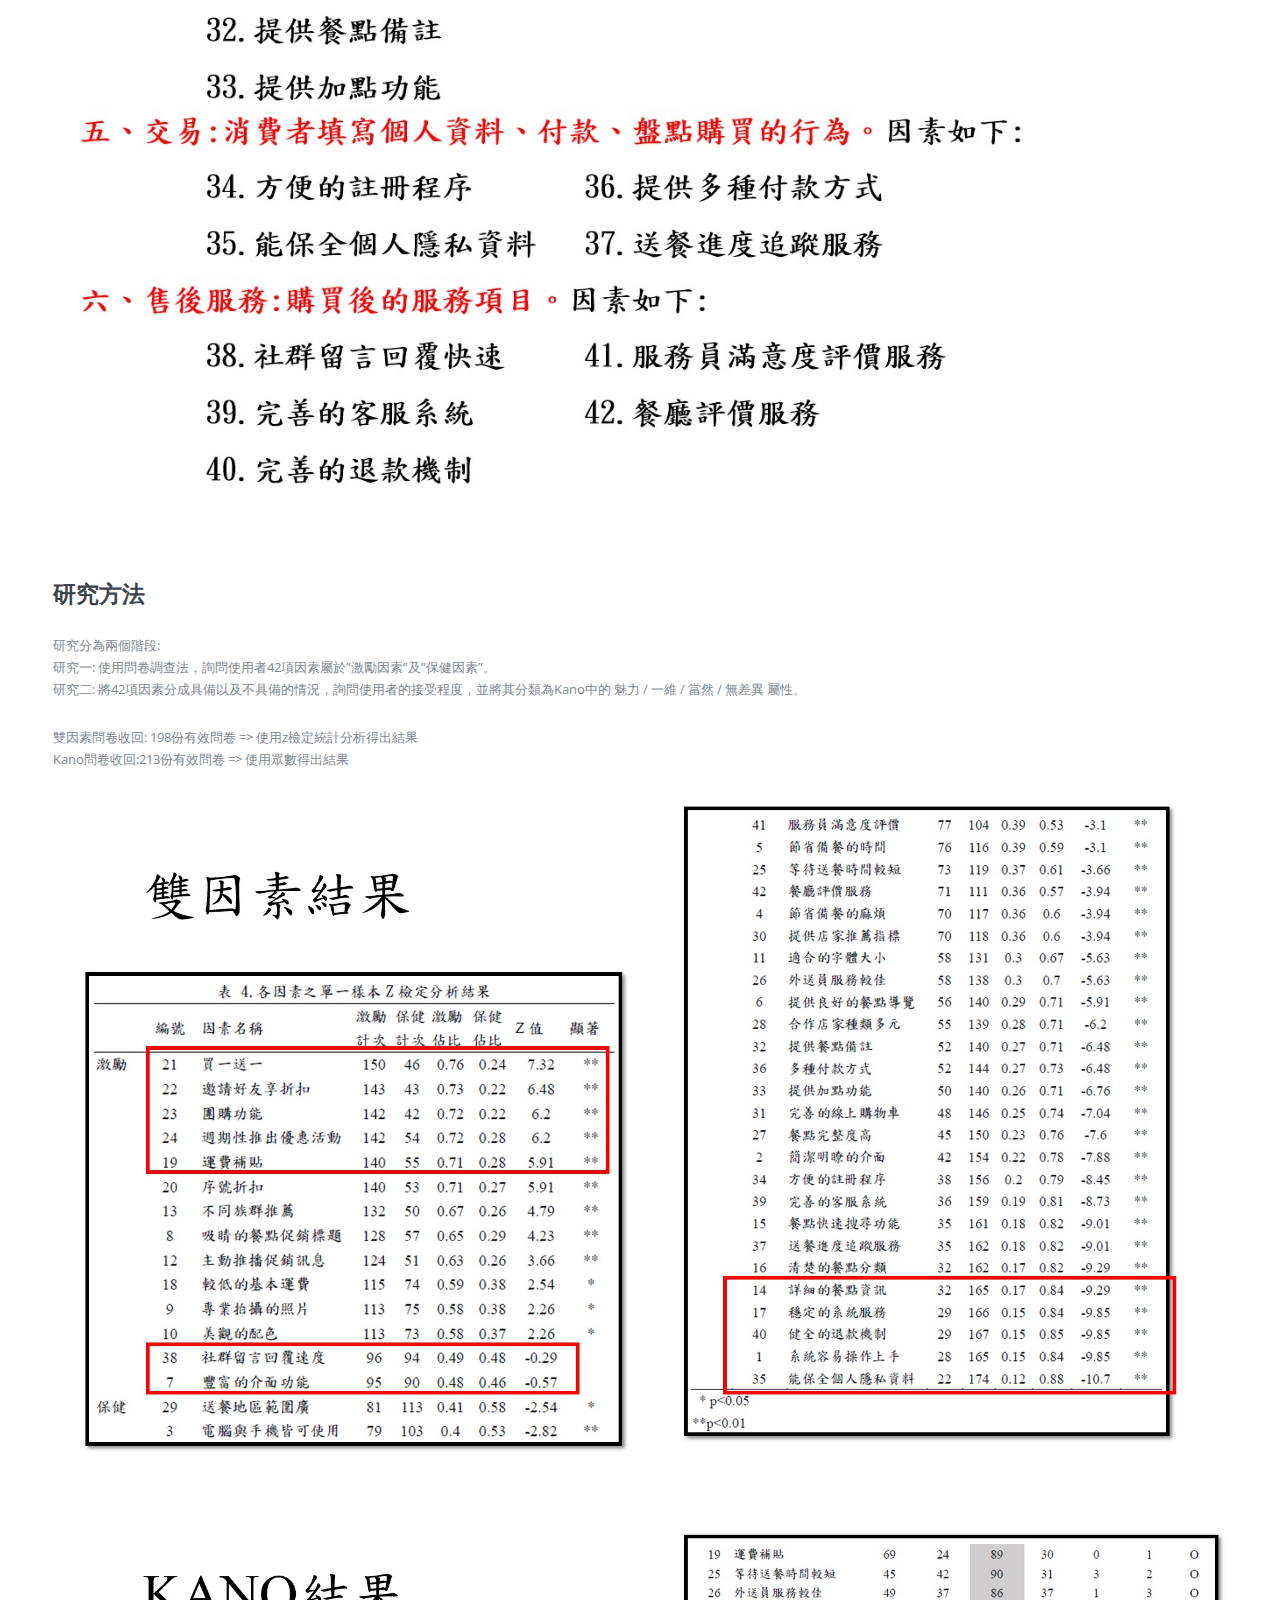
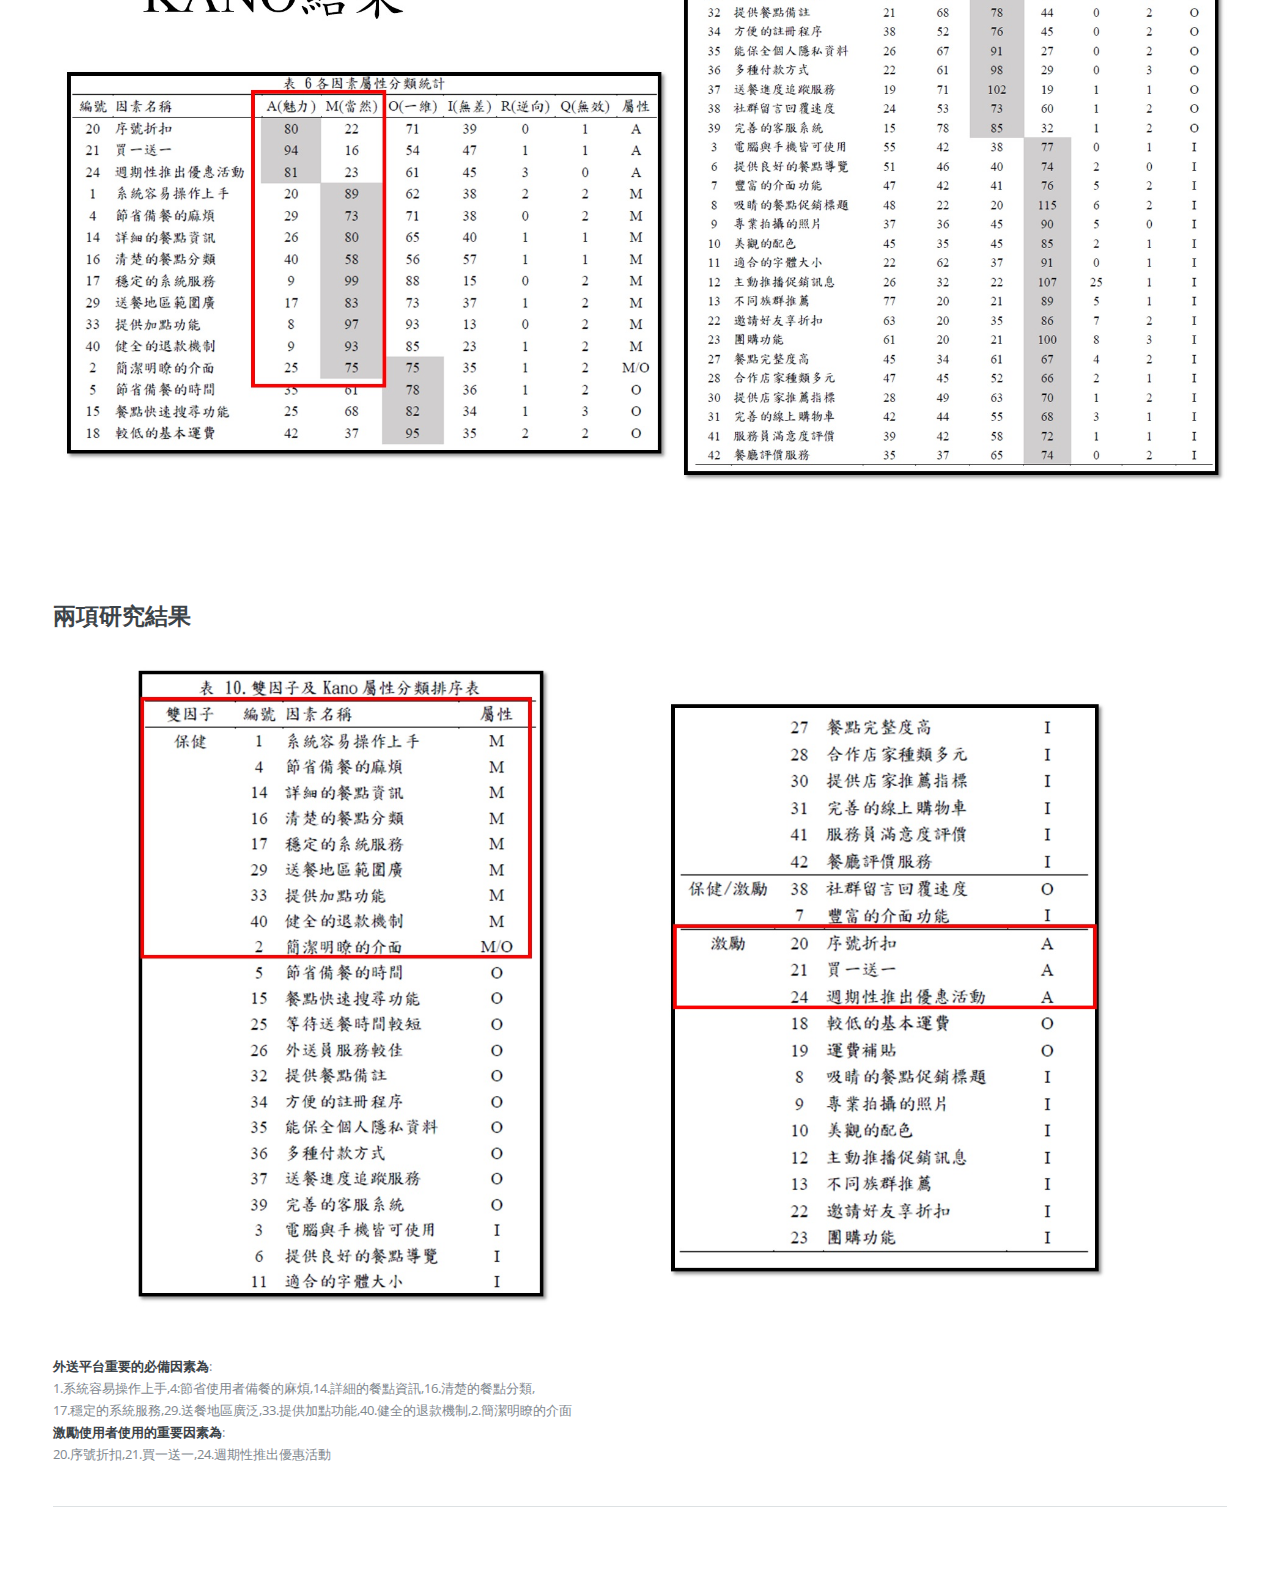
<file: research.html>
<!DOCTYPE HTML>
<!--
	Editorial by HTML5 UP
	html5up.net | @ajlkn
	Free for personal and commercial use under the CCA 3.0 license (html5up.net/license)
-->
<html>

<head>
    <title>MNIST - Webpage_Resume</title>
    <meta charset="utf-8" />
    <meta name="viewport" content="width=device-width, initial-scale=1, user-scalable=no" />
    <link rel="stylesheet" href="assets/css/main.css" />
</head>

<body class="is-preload">

    <!-- Wrapper -->
    <div id="wrapper">

        <!-- Main -->
        <div id="main">
            <div class="inner">

                <!-- Content -->
                <section>
                    <header class="main">
                        <h1>論文</h1>
                        <h3>探討消費者使用線上美食外送平台之動機_雙因子理論與Kano模式比較觀點</h3>
                    </header>
                    <h2>因素整理</h2>
                    <p>外送服務屬於電商類型，依照EKB對電商模式分為六個階段:需求識別、資訊搜尋、評估替代品、選擇、交易、售後服務。</p>
                    <span class="image main"><img src="ppt/research_EKB1.jpg" alt="" /></span>
                    <span class="image main"><img src="ppt/research_EKB2.jpg" alt="" /></span>
                    <span class="image main"><img src="ppt/research_EKB3.jpg" alt="" /></span>
                    
                    <h2>研究方法</h2>                

                    <p>研究分為兩個階段: <br/>
研究一: 使用問卷調查法，詢問使用者42項因素屬於”激勵因素”及”保健因素”。<br/>
研究二: 將42項因素分成具備以及不具備的情況，詢問使用者的接受程度，並將其分類為Kano中的 魅力 / 一維 / 當然 / 無差異 屬性。
</p>
                    <p>雙因素問卷收回: 198份有效問卷 => 使用z檢定統計分析得出結果<br/>
                    Kano問卷收回:213份有效問卷 => 使用眾數得出結果
                    </p>
                    
                    


                    <span class="image main"><img src="ppt/research_two.jpg" alt="" /></span>
                    <span class="image main"><img src="ppt/research_kano.jpg" alt="" /></span>
                    <h2>兩項研究結果</h2>
                    <span class="image main"><img src="ppt/research_merge.jpg" alt="" /></span>
                    
                    <p><b>外送平台重要的必備因素為</b>:<br/>
                        1.系統容易操作上手,4:節省使用者備餐的麻煩,14.詳細的餐點資訊,16.清楚的餐點分類,<br/>
                        17.穩定的系統服務,29.送餐地區廣泛,33.提供加點功能,40.健全的退款機制,2.簡潔明瞭的介面<br/>
                        <b>激勵使用者使用的重要因素為</b>:<br/>
                        20.序號折扣,21.買一送一,24.週期性推出優惠活動
                    </p>
                        
                        
                        
                        



                    <hr class="major" />
                </section>
            </div>
        </div>

        <!-- Sidebar -->
        <div id="sidebar">
            <div class="inner">

                <!-- Search -->
                <!--
								<section id="search" class="alt">
									<form method="post" action="#">
										<input type="text" name="query" id="query" placeholder="Search" />
									</form>
								</section>
-->

                <!-- Menu -->
                <nav id="menu">
                    <header class="major">
                        <h2>Menu</h2>
                    </header>
                    <ul>
                        <li><a href="index.html">首頁</a></li>
                        <li>
                            <span class="opener">Android Studio</span>
                            <ul>
                                <li><a href="android.html">EVEN遊戲</a></li>
                            </ul>
                        </li>
                        <li>
                            <span class="opener">Unity3D</span>
                            <ul>
                                <li><a href="VR.html">VR聊天室</a></li>
                            </ul>
                        </li>
                        <li>
                            <span class="opener">Python筆記</span>
                            <ul>
                                <li><a href="Crawler.html">爬蟲</a></li>
                                <li><a href="MNIST.html">MNIST實作</a></li>
                                <li><a href="bst.html">BinarySearchTree</a></li>
                                <li><a href="threading.html">Threading</a></li>
                            </ul>
                        </li>
                        <li>
                            <span class="opener">Leetcode筆記</span>
                            <ul>
                                <li><a href="leetcode.html">two sum</a></li>
                                <li><a href="#"></a></li>
                                <li><a href="#"></a></li>
                                <li><a href="#"></a></li>
                            </ul>
                        </li>
                        <li><a href="research.html">論文研究</a></li>
                    </ul>
                </nav>

                <!-- Section -->
                <!--
								<section>
									<header class="major">
										<h2>Ante interdum</h2>
									</header>
									<div class="mini-posts">
										<article>
											<a href="#" class="image"><img src="images/pic07.jpg" alt="" /></a>
											<p>Aenean ornare velit lacus, ac varius enim lorem ullamcorper dolore aliquam.</p>
										</article>
										<article>
											<a href="#" class="image"><img src="images/pic08.jpg" alt="" /></a>
											<p>Aenean ornare velit lacus, ac varius enim lorem ullamcorper dolore aliquam.</p>
										</article>
										<article>
											<a href="#" class="image"><img src="images/pic09.jpg" alt="" /></a>
											<p>Aenean ornare velit lacus, ac varius enim lorem ullamcorper dolore aliquam.</p>
										</article>
									</div>
									<ul class="actions">
										<li><a href="#" class="button">More</a></li>
									</ul>
								</section>
-->

                <!-- Section -->
                <section>
                    <header class="major">
                        <h2>聯繫方式</h2>
                    </header>
                    <p>若有公司對於我感興趣，或有任何問題，可透過以下方式與我聯繫。</p>
                    <ul class="contact">
                        <li class="icon solid fa-envelope">pipi11192@gmail.com</li>
                        <li class="icon solid fa-phone">0937-360-207</li>
                    </ul>
                </section>

                <!-- Footer -->
                <footer id="footer">
                    <p class="copyright">&copy; Untitled. All rights reserved. Demo Images: <a href="https://unsplash.com">Unsplash</a>. Design: <a href="https://html5up.net">HTML5 UP</a>.<br />
                        網頁模板來源:&nbsp;<a href="https://html5up.net/editorial">https://html5up.net/editorial</a></p>
                </footer>

            </div>
        </div>


    </div>

    <!-- Scripts -->
    <script src="assets/js/jquery.min.js"></script>
    <script src="assets/js/browser.min.js"></script>
    <script src="assets/js/breakpoints.min.js"></script>
    <script src="assets/js/util.js"></script>
    <script src="assets/js/main.js"></script>

</body>

</html>
</file>
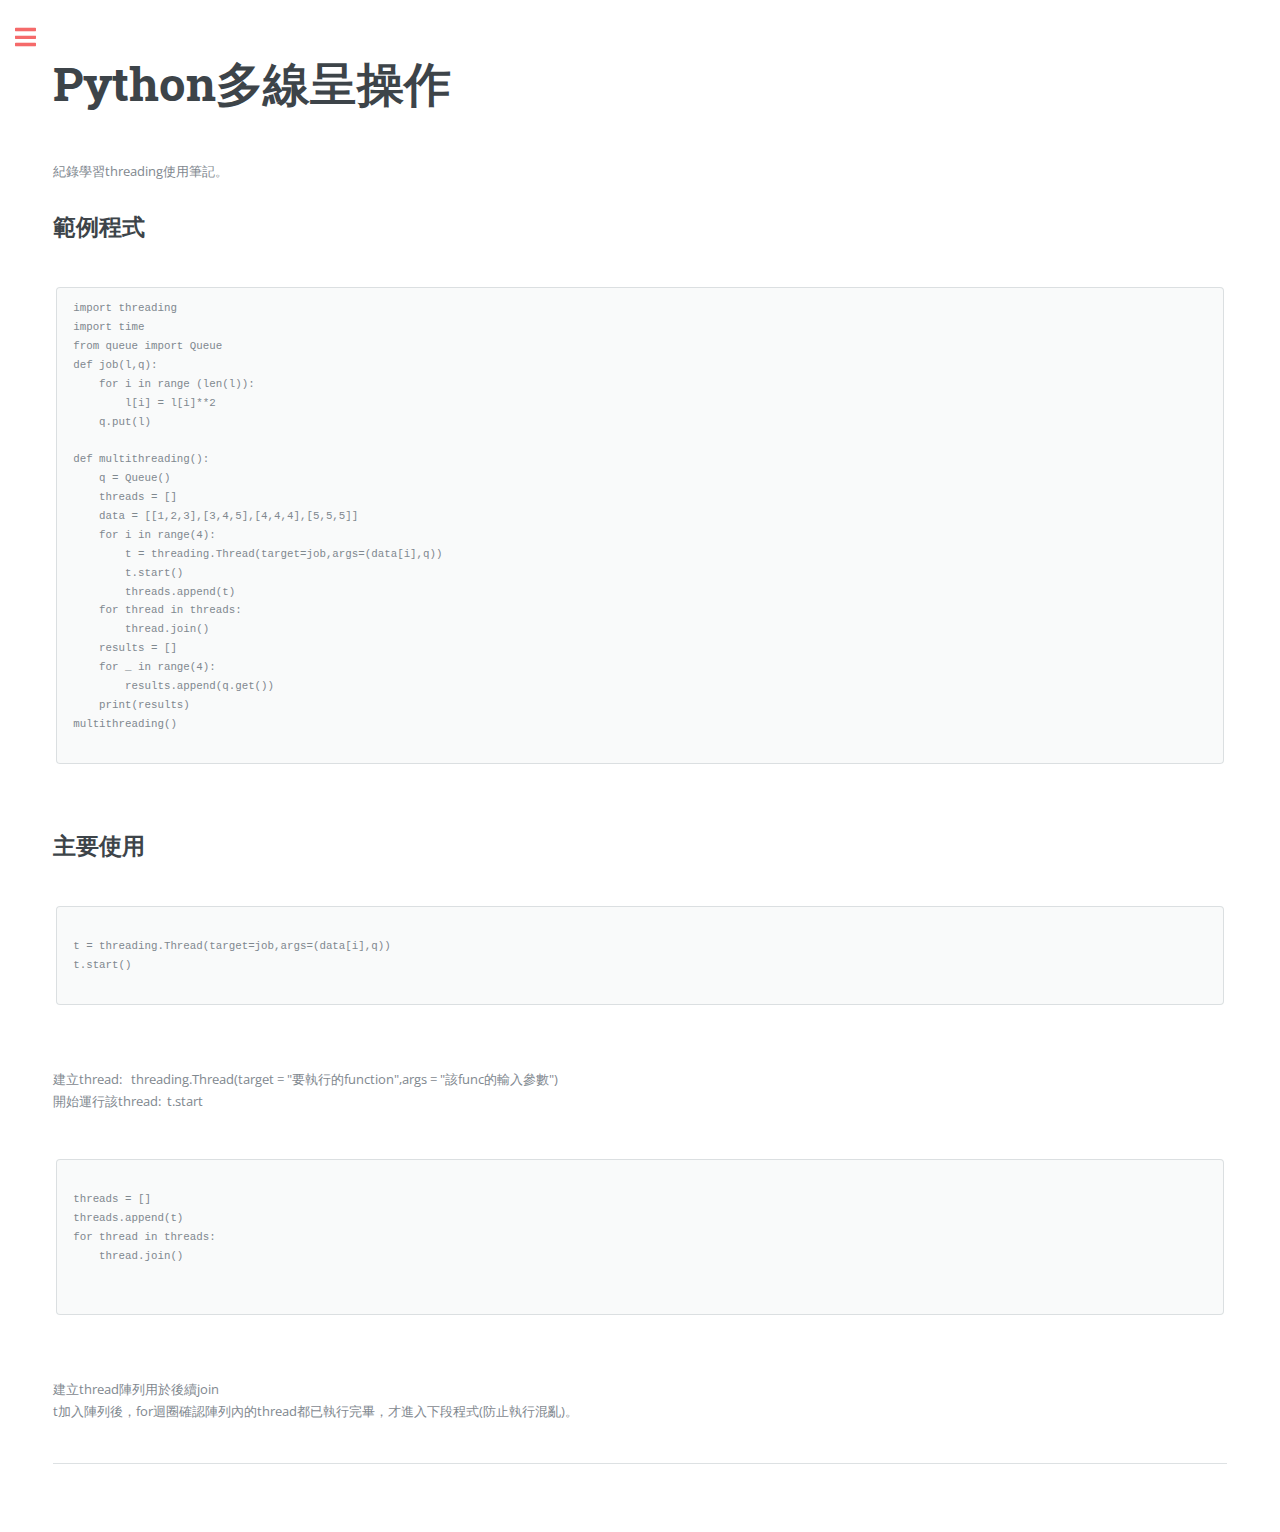
<file: threading.html>
<!DOCTYPE HTML>
<!--
	Editorial by HTML5 UP
	html5up.net | @ajlkn
	Free for personal and commercial use under the CCA 3.0 license (html5up.net/license)
-->
<html>
	<head>
    <title>Threading - Webpage_Resume</title>
    <meta charset="utf-8" />
    <meta name="viewport" content="width=device-width, initial-scale=1, user-scalable=no" />
    <link rel="stylesheet" href="assets/css/main.css" />
</head>

<body class="is-preload">

    <!-- Wrapper -->
    <div id="wrapper">

        <!-- Main -->
        <div id="main">
            <div class="inner">

                <!-- Content -->
                <section>
                    <header class="main">
                        <h1>Python多線呈操作</h1>
                    </header>

                    <p>紀錄學習threading使用筆記。</p>


                    <h2>範例程式</h2>
                    <pre>
                        <code>import threading
import time
from queue import Queue
def job(l,q):
    for i in range (len(l)):
        l[i] = l[i]**2
    q.put(l)

def multithreading():
    q = Queue()
    threads = []
    data = [[1,2,3],[3,4,5],[4,4,4],[5,5,5]]
    for i in range(4):
        t = threading.Thread(target=job,args=(data[i],q))
        t.start()
        threads.append(t)
    for thread in threads:
        thread.join()
    results = []
    for _ in range(4):
        results.append(q.get())
    print(results)
multithreading()
  </code>
                        </pre>
                    <h2>主要使用</h2>
                    <pre>
                        <code>
t = threading.Thread(target=job,args=(data[i],q))
t.start()
  </code>
                        </pre>
                    <p>建立thread: &nbsp; threading.Thread(target = "要執行的function",args = "該func的輸入參數") <br />
                        開始運行該thread: &nbsp;t.start</p>
                    
                    <pre>
                        <code>
threads = []
threads.append(t)
for thread in threads:
    thread.join()

  </code>
                        </pre>
                    <p>建立thread陣列用於後續join <br />
                        t加入陣列後，for迴圈確認陣列內的thread都已執行完畢，才進入下段程式(防止執行混亂)。</p>


                    <hr class="major" />
            </div>
        </div>

        <!-- Sidebar -->
        <div id="sidebar">
            <div class="inner">

                <!-- Search -->
                <!--
								<section id="search" class="alt">
									<form method="post" action="#">
										<input type="text" name="query" id="query" placeholder="Search" />
									</form>
								</section>
-->

                <!-- Menu -->
                <nav id="menu">
                    <header class="major">
                        <h2>Menu</h2>
                    </header>
                    <ul>
                        <li><a href="index.html">首頁</a></li>
                        <li>
                            <span class="opener">Android Studio</span>
                            <ul>
                                <li><a href="android.html">EVEN遊戲</a></li>
                            </ul>
                        </li>
                        <li>
                            <span class="opener">Unity3D</span>
                            <ul>
                                <li><a href="VR.html">VR聊天室</a></li>
                            </ul>
                        </li>
                        <li>
                            <span class="opener">Python筆記</span>
                            <ul>
                                <li><a href="Crawler.html">爬蟲</a></li>
                                <li><a href="MNIST.html">MNIST實作</a></li>
                                <li><a href="bst.html">BinarySearchTree</a></li>
                                <li><a href="threading.html">Threading</a></li>
                            </ul>
                        </li>
                        <li>
                            <span class="opener">Leetcode筆記</span>
                            <ul>
                                <li><a href="leetcode.html">two sum</a></li>
                                <li><a href="#"></a></li>
                                <li><a href="#"></a></li>
                                <li><a href="#"></a></li>
                            </ul>
                        </li>
                        <li><a href="research.html">論文研究</a></li>
                    </ul>
                </nav>

                <!-- Section -->
                <!--
								<section>
									<header class="major">
										<h2>Ante interdum</h2>
									</header>
									<div class="mini-posts">
										<article>
											<a href="#" class="image"><img src="images/pic07.jpg" alt="" /></a>
											<p>Aenean ornare velit lacus, ac varius enim lorem ullamcorper dolore aliquam.</p>
										</article>
										<article>
											<a href="#" class="image"><img src="images/pic08.jpg" alt="" /></a>
											<p>Aenean ornare velit lacus, ac varius enim lorem ullamcorper dolore aliquam.</p>
										</article>
										<article>
											<a href="#" class="image"><img src="images/pic09.jpg" alt="" /></a>
											<p>Aenean ornare velit lacus, ac varius enim lorem ullamcorper dolore aliquam.</p>
										</article>
									</div>
									<ul class="actions">
										<li><a href="#" class="button">More</a></li>
									</ul>
								</section>
-->

                <!-- Section -->
                <section>
                    <header class="major">
                        <h2>聯繫方式</h2>
                    </header>
                    <p>若有公司對於我感興趣，或有任何問題，可透過以下方式與我聯繫。</p>
                    <ul class="contact">
                        <li class="icon solid fa-envelope">pipi11192@gmail.com</li>
                        <li class="icon solid fa-phone">0937-360-207</li>
                    </ul>
                </section>

                <!-- Footer -->
                <footer id="footer">
                    <p class="copyright">&copy; Untitled. All rights reserved. Demo Images: <a href="https://unsplash.com">Unsplash</a>. Design: <a href="https://html5up.net">HTML5 UP</a>.<br />
                        網頁模板來源:&nbsp;<a href="https://html5up.net/editorial">https://html5up.net/editorial</a></p>
                </footer>

            </div>
        </div>


    </div>

    <!-- Scripts -->
    <script src="assets/js/jquery.min.js"></script>
    <script src="assets/js/browser.min.js"></script>
    <script src="assets/js/breakpoints.min.js"></script>
    <script src="assets/js/util.js"></script>
    <script src="assets/js/main.js"></script>

</body></html>
</file>
<file: assets/css/main.css>
@import url(fontawesome-all.min.css);
@import url("https://fonts.googleapis.com/css?family=Open+Sans:400,600,400italic,600italic|Roboto+Slab:400,700");
/*
	Editorial by HTML5 UP
	html5up.net | @ajlkn
	Free for personal and commercial use under the CCA 3.0 license (html5up.net/license)
*/
html, body, div, span, applet, object,
iframe, h1, h2, h3, h4, h5, h6, p, blockquote,
pre, a, abbr, acronym, address, big, cite,
code, del, dfn, em, img, ins, kbd, q, s, samp,
small, strike, strong, sub, sup, tt, var, b,
u, i, center, dl, dt, dd, ol, ul, li, fieldset,
form, label, legend, table, caption, tbody,
tfoot, thead, tr, th, td, article, aside,
canvas, details, embed, figure, figcaption,
footer, header, hgroup, menu, nav, output, ruby,
section, summary, time, mark, audio, video {
  margin: 0;
  padding: 0;
  border: 0;
  font-size: 100%;
  font: inherit;
  vertical-align: baseline; }

article, aside, details, figcaption, figure,
footer, header, hgroup, menu, nav, section {
  display: block; }

body {
  line-height: 1; } 

ol, ul {
  list-style: none; }

blockquote, q {
  quotes: none; }
  blockquote:before, blockquote:after, q:before, q:after {
    content: '';
    content: none; }

table {
  border-collapse: collapse;
  border-spacing: 0; }

body {
  -webkit-text-size-adjust: none; }

mark {
  background-color: transparent;
  color: inherit; }

input::-moz-focus-inner {
  border: 0;
  padding: 0; }

input, select, textarea {
  -moz-appearance: none;
  -webkit-appearance: none;
  -ms-appearance: none;
  appearance: none; }

/* Basic */
@-ms-viewport {
  width: device-width; }

body {
  -ms-overflow-style: scrollbar; }

@media screen and (max-width: 480px) {
  html, body {
    min-width: 320px; } }

html {
  box-sizing: border-box; }

*, *:before, *:after {
  box-sizing: inherit; }

body {
  background: #ffffff; }
  body.is-preload *, body.is-preload *:before, body.is-preload *:after, body.is-resizing *, body.is-resizing *:before, body.is-resizing *:after {
    -moz-animation: none !important;
    -webkit-animation: none !important;
    -ms-animation: none !important;
    animation: none !important;
    -moz-transition: none !important;
    -webkit-transition: none !important;
    -ms-transition: none !important;
    transition: none !important; }

/* Type */
body, input, select, textarea {
  color: #7f888f;
  font-family: "Open Sans", sans-serif;
  font-size: 13pt;
  font-weight: 400;
  line-height: 1.65; }
  @media screen and (max-width: 1680px) {
    body, input, select, textarea {
      font-size: 11pt; } }
  @media screen and (max-width: 1280px) {
    body, input, select, textarea {
      font-size: 10pt; } }
  @media screen and (max-width: 360px) {
    body, input, select, textarea {
      font-size: 9pt; } }

a {
  -moz-transition: color 0.2s ease-in-out, border-bottom-color 0.2s ease-in-out;
  -webkit-transition: color 0.2s ease-in-out, border-bottom-color 0.2s ease-in-out;
  -ms-transition: color 0.2s ease-in-out, border-bottom-color 0.2s ease-in-out;
  transition: color 0.2s ease-in-out, border-bottom-color 0.2s ease-in-out;
  border-bottom: dotted 1px;
  color: #f56a6a;
  text-decoration: none; }
  a:hover {
    border-bottom-color: #f56a6a;
    color: #f56a6a !important; }
    a:hover strong {
      color: inherit; }

strong, b {
  color: #3d4449;
  font-weight: 600; }

em, i {
  font-style: italic; }

p {
  margin: 0 0 2em 0; }

h1, h2, h3, h4, h5, h6 {
  color: #3d4449;
  font-family: "Roboto Slab", serif;
  font-weight: 700;
  line-height: 1.5;
  margin: 0 0 1em 0; }
  h1 a, h2 a, h3 a, h4 a, h5 a, h6 a {
    color: inherit;
    text-decoration: none;
    border-bottom: 0; }

h1 {
  font-size: 4em;
  margin: 0 0 0.5em 0;
  line-height: 1.3; }

h2 {
  font-size: 1.75em; }

h3 {
  font-size: 1.25em; }

h4 {
  font-size: 1.1em; }

h5 {
  font-size: 0.9em; }

h6 {
  font-size: 0.7em; }

@media screen and (max-width: 1680px) {
  h1 {
    font-size: 3.5em; } }

@media screen and (max-width: 980px) {
  h1 {
    font-size: 3.25em; } }

@media screen and (max-width: 736px) {
  h1 {
    font-size: 2em;
    line-height: 1.4; }
  h2 {
    font-size: 1.5em; } }

sub {
  font-size: 0.8em;
  position: relative;
  top: 0.5em; }

sup {
  font-size: 0.8em;
  position: relative;
  top: -0.5em; }

blockquote {
  border-left: solid 3px rgba(210, 215, 217, 0.75);
  font-style: italic;
  margin: 0 0 2em 0;
  padding: 0.5em 0 0.5em 2em; }

code {
  background: rgba(230, 235, 237, 0.25);
  border-radius: 0.375em;
  border: solid 1px rgba(210, 215, 217, 0.75);
  font-family: "Courier New", monospace;
  font-size: 0.9em;
  margin: 0 0.25em;
  padding: 0.25em 0.65em; }

pre {
  -webkit-overflow-scrolling: touch;
  font-family: "Courier New", monospace;
  font-size: 0.9em;
  margin: 0 0 2em 0; }
  pre code {
    display: block;
    line-height: 1.75;
    padding: 1em 1.5em;
    overflow-x: auto; }

hr {
  border: 0;
  border-bottom: solid 1px rgba(210, 215, 217, 0.75);
  margin: 2em 0; }
  hr.major {
    margin: 3em 0; }

.align-left {
  text-align: left; }

.align-center {
  text-align: center; }

.align-right {
  text-align: right; }

/* Row */
.row {
  display: flex;
  flex-wrap: wrap;
  box-sizing: border-box;
  align-items: stretch; }
  .row > * {
    box-sizing: border-box; }
  .row.gtr-uniform > * > :last-child {
    margin-bottom: 0; }
  .row.aln-left {
    justify-content: flex-start; }
  .row.aln-center {
    justify-content: center; }
  .row.aln-right {
    justify-content: flex-end; }
  .row.aln-top {
    align-items: flex-start; }
  .row.aln-middle {
    align-items: center; }
  .row.aln-bottom {
    align-items: flex-end; }
  .row > .imp {
    order: -1; }
  .row > .col-1 {
    width: 8.33333%; }
  .row > .off-1 {
    margin-left: 8.33333%; }
  .row > .col-2 {
    width: 16.66667%; }
  .row > .off-2 {
    margin-left: 16.66667%; }
  .row > .col-3 {
    width: 25%; }
  .row > .off-3 {
    margin-left: 25%; }
  .row > .col-4 {
    width: 33.33333%; }
  .row > .off-4 {
    margin-left: 33.33333%; }
  .row > .col-5 {
    width: 41.66667%; }
  .row > .off-5 {
    margin-left: 41.66667%; }
  .row > .col-6 {
    width: 50%; }
  .row > .off-6 {
    margin-left: 50%; }
  .row > .col-7 {
    width: 58.33333%; }
  .row > .off-7 {
    margin-left: 58.33333%; }
  .row > .col-8 {
    width: 66.66667%; }
  .row > .off-8 {
    margin-left: 66.66667%; }
  .row > .col-9 {
    width: 75%; }
  .row > .off-9 {
    margin-left: 75%; }
  .row > .col-10 {
    width: 83.33333%; }
  .row > .off-10 {
    margin-left: 83.33333%; }
  .row > .col-11 {
    width: 91.66667%; }
  .row > .off-11 {
    margin-left: 91.66667%; }
  .row > .col-12 {
    width: 100%; }
  .row > .off-12 {
    margin-left: 100%; }
  .row.gtr-0 {
    margin-top: 0;
    margin-left: 0em; }
    .row.gtr-0 > * {
      padding: 0 0 0 0em; }
    .row.gtr-0.gtr-uniform {
      margin-top: 0em; }
      .row.gtr-0.gtr-uniform > * {
        padding-top: 0em; }
  .row.gtr-25 {
    margin-top: 0;
    margin-left: -0.375em; }
    .row.gtr-25 > * {
      padding: 0 0 0 0.375em; }
    .row.gtr-25.gtr-uniform {
      margin-top: -0.375em; }
      .row.gtr-25.gtr-uniform > * {
        padding-top: 0.375em; }
  .row.gtr-50 {
    margin-top: 0;
    margin-left: -0.75em; }
    .row.gtr-50 > * {
      padding: 0 0 0 0.75em; }
    .row.gtr-50.gtr-uniform {
      margin-top: -0.75em; }
      .row.gtr-50.gtr-uniform > * {
        padding-top: 0.75em; }
  .row {
    margin-top: 0;
    margin-left: -1.5em; }
    .row > * {
      padding: 0 0 0 1.5em; }
    .row.gtr-uniform {
      margin-top: -1.5em; }
      .row.gtr-uniform > * {
        padding-top: 1.5em; }
  .row.gtr-150 {
    margin-top: 0;
    margin-left: -2.25em; }
    .row.gtr-150 > * {
      padding: 0 0 0 2.25em; }
    .row.gtr-150.gtr-uniform {
      margin-top: -2.25em; }
      .row.gtr-150.gtr-uniform > * {
        padding-top: 2.25em; }
  .row.gtr-200 {
    margin-top: 0;
    margin-left: -3em; }
    .row.gtr-200 > * {
      padding: 0 0 0 3em; }
    .row.gtr-200.gtr-uniform {
      margin-top: -3em; }
      .row.gtr-200.gtr-uniform > * {
        padding-top: 3em; }
  @media screen and (max-width: 1680px) {
    .row {
      display: flex;
      flex-wrap: wrap;
      box-sizing: border-box;
      align-items: stretch; }
      .row > * {
        box-sizing: border-box; }
      .row.gtr-uniform > * > :last-child {
        margin-bottom: 0; }
      .row.aln-left {
        justify-content: flex-start; }
      .row.aln-center {
        justify-content: center; }
      .row.aln-right {
        justify-content: flex-end; }
      .row.aln-top {
        align-items: flex-start; }
      .row.aln-middle {
        align-items: center; }
      .row.aln-bottom {
        align-items: flex-end; }
      .row > .imp-xlarge {
        order: -1; }
      .row > .col-1-xlarge {
        width: 8.33333%; }
      .row > .off-1-xlarge {
        margin-left: 8.33333%; }
      .row > .col-2-xlarge {
        width: 16.66667%; }
      .row > .off-2-xlarge {
        margin-left: 16.66667%; }
      .row > .col-3-xlarge {
        width: 25%; }
      .row > .off-3-xlarge {
        margin-left: 25%; }
      .row > .col-4-xlarge {
        width: 33.33333%; }
      .row > .off-4-xlarge {
        margin-left: 33.33333%; }
      .row > .col-5-xlarge {
        width: 41.66667%; }
      .row > .off-5-xlarge {
        margin-left: 41.66667%; }
      .row > .col-6-xlarge {
        width: 50%; }
      .row > .off-6-xlarge {
        margin-left: 50%; }
      .row > .col-7-xlarge {
        width: 58.33333%; }
      .row > .off-7-xlarge {
        margin-left: 58.33333%; }
      .row > .col-8-xlarge {
        width: 66.66667%; }
      .row > .off-8-xlarge {
        margin-left: 66.66667%; }
      .row > .col-9-xlarge {
        width: 75%; }
      .row > .off-9-xlarge {
        margin-left: 75%; }
      .row > .col-10-xlarge {
        width: 83.33333%; }
      .row > .off-10-xlarge {
        margin-left: 83.33333%; }
      .row > .col-11-xlarge {
        width: 91.66667%; }
      .row > .off-11-xlarge {
        margin-left: 91.66667%; }
      .row > .col-12-xlarge {
        width: 100%; }
      .row > .off-12-xlarge {
        margin-left: 100%; }
      .row.gtr-0 {
        margin-top: 0;
        margin-left: 0em; }
        .row.gtr-0 > * {
          padding: 0 0 0 0em; }
        .row.gtr-0.gtr-uniform {
          margin-top: 0em; }
          .row.gtr-0.gtr-uniform > * {
            padding-top: 0em; }
      .row.gtr-25 {
        margin-top: 0;
        margin-left: -0.375em; }
        .row.gtr-25 > * {
          padding: 0 0 0 0.375em; }
        .row.gtr-25.gtr-uniform {
          margin-top: -0.375em; }
          .row.gtr-25.gtr-uniform > * {
            padding-top: 0.375em; }
      .row.gtr-50 {
        margin-top: 0;
        margin-left: -0.75em; }
        .row.gtr-50 > * {
          padding: 0 0 0 0.75em; }
        .row.gtr-50.gtr-uniform {
          margin-top: -0.75em; }
          .row.gtr-50.gtr-uniform > * {
            padding-top: 0.75em; }
      .row {
        margin-top: 0;
        margin-left: -1.5em; }
        .row > * {
          padding: 0 0 0 1.5em; }
        .row.gtr-uniform {
          margin-top: -1.5em; }
          .row.gtr-uniform > * {
            padding-top: 1.5em; }
      .row.gtr-150 {
        margin-top: 0;
        margin-left: -2.25em; }
        .row.gtr-150 > * {
          padding: 0 0 0 2.25em; }
        .row.gtr-150.gtr-uniform {
          margin-top: -2.25em; }
          .row.gtr-150.gtr-uniform > * {
            padding-top: 2.25em; }
      .row.gtr-200 {
        margin-top: 0;
        margin-left: -3em; }
        .row.gtr-200 > * {
          padding: 0 0 0 3em; }
        .row.gtr-200.gtr-uniform {
          margin-top: -3em; }
          .row.gtr-200.gtr-uniform > * {
            padding-top: 3em; } }
  @media screen and (max-width: 1280px) {
    .row {
      display: flex;
      flex-wrap: wrap;
      box-sizing: border-box;
      align-items: stretch; }
      .row > * {
        box-sizing: border-box; }
      .row.gtr-uniform > * > :last-child {
        margin-bottom: 0; }
      .row.aln-left {
        justify-content: flex-start; }
      .row.aln-center {
        justify-content: center; }
      .row.aln-right {
        justify-content: flex-end; }
      .row.aln-top {
        align-items: flex-start; }
      .row.aln-middle {
        align-items: center; }
      .row.aln-bottom {
        align-items: flex-end; }
      .row > .imp-large {
        order: -1; }
      .row > .col-1-large {
        width: 8.33333%; }
      .row > .off-1-large {
        margin-left: 8.33333%; }
      .row > .col-2-large {
        width: 16.66667%; }
      .row > .off-2-large {
        margin-left: 16.66667%; }
      .row > .col-3-large {
        width: 25%; }
      .row > .off-3-large {
        margin-left: 25%; }
      .row > .col-4-large {
        width: 33.33333%; }
      .row > .off-4-large {
        margin-left: 33.33333%; }
      .row > .col-5-large {
        width: 41.66667%; }
      .row > .off-5-large {
        margin-left: 41.66667%; }
      .row > .col-6-large {
        width: 50%; }
      .row > .off-6-large {
        margin-left: 50%; }
      .row > .col-7-large {
        width: 58.33333%; }
      .row > .off-7-large {
        margin-left: 58.33333%; }
      .row > .col-8-large {
        width: 66.66667%; }
      .row > .off-8-large {
        margin-left: 66.66667%; }
      .row > .col-9-large {
        width: 75%; }
      .row > .off-9-large {
        margin-left: 75%; }
      .row > .col-10-large {
        width: 83.33333%; }
      .row > .off-10-large {
        margin-left: 83.33333%; }
      .row > .col-11-large {
        width: 91.66667%; }
      .row > .off-11-large {
        margin-left: 91.66667%; }
      .row > .col-12-large {
        width: 100%; }
      .row > .off-12-large {
        margin-left: 100%; }
      .row.gtr-0 {
        margin-top: 0;
        margin-left: 0em; }
        .row.gtr-0 > * {
          padding: 0 0 0 0em; }
        .row.gtr-0.gtr-uniform {
          margin-top: 0em; }
          .row.gtr-0.gtr-uniform > * {
            padding-top: 0em; }
      .row.gtr-25 {
        margin-top: 0;
        margin-left: -0.375em; }
        .row.gtr-25 > * {
          padding: 0 0 0 0.375em; }
        .row.gtr-25.gtr-uniform {
          margin-top: -0.375em; }
          .row.gtr-25.gtr-uniform > * {
            padding-top: 0.375em; }
      .row.gtr-50 {
        margin-top: 0;
        margin-left: -0.75em; }
        .row.gtr-50 > * {
          padding: 0 0 0 0.75em; }
        .row.gtr-50.gtr-uniform {
          margin-top: -0.75em; }
          .row.gtr-50.gtr-uniform > * {
            padding-top: 0.75em; }
      .row {
        margin-top: 0;
        margin-left: -1.5em; }
        .row > * {
          padding: 0 0 0 1.5em; }
        .row.gtr-uniform {
          margin-top: -1.5em; }
          .row.gtr-uniform > * {
            padding-top: 1.5em; }
      .row.gtr-150 {
        margin-top: 0;
        margin-left: -2.25em; }
        .row.gtr-150 > * {
          padding: 0 0 0 2.25em; }
        .row.gtr-150.gtr-uniform {
          margin-top: -2.25em; }
          .row.gtr-150.gtr-uniform > * {
            padding-top: 2.25em; }
      .row.gtr-200 {
        margin-top: 0;
        margin-left: -3em; }
        .row.gtr-200 > * {
          padding: 0 0 0 3em; }
        .row.gtr-200.gtr-uniform {
          margin-top: -3em; }
          .row.gtr-200.gtr-uniform > * {
            padding-top: 3em; } }
  @media screen and (max-width: 980px) {
    .row {
      display: flex;
      flex-wrap: wrap;
      box-sizing: border-box;
      align-items: stretch; }
      .row > * {
        box-sizing: border-box; }
      .row.gtr-uniform > * > :last-child {
        margin-bottom: 0; }
      .row.aln-left {
        justify-content: flex-start; }
      .row.aln-center {
        justify-content: center; }
      .row.aln-right {
        justify-content: flex-end; }
      .row.aln-top {
        align-items: flex-start; }
      .row.aln-middle {
        align-items: center; }
      .row.aln-bottom {
        align-items: flex-end; }
      .row > .imp-medium {
        order: -1; }
      .row > .col-1-medium {
        width: 8.33333%; }
      .row > .off-1-medium {
        margin-left: 8.33333%; }
      .row > .col-2-medium {
        width: 16.66667%; }
      .row > .off-2-medium {
        margin-left: 16.66667%; }
      .row > .col-3-medium {
        width: 25%; }
      .row > .off-3-medium {
        margin-left: 25%; }
      .row > .col-4-medium {
        width: 33.33333%; }
      .row > .off-4-medium {
        margin-left: 33.33333%; }
      .row > .col-5-medium {
        width: 41.66667%; }
      .row > .off-5-medium {
        margin-left: 41.66667%; }
      .row > .col-6-medium {
        width: 50%; }
      .row > .off-6-medium {
        margin-left: 50%; }
      .row > .col-7-medium {
        width: 58.33333%; }
      .row > .off-7-medium {
        margin-left: 58.33333%; }
      .row > .col-8-medium {
        width: 66.66667%; }
      .row > .off-8-medium {
        margin-left: 66.66667%; }
      .row > .col-9-medium {
        width: 75%; }
      .row > .off-9-medium {
        margin-left: 75%; }
      .row > .col-10-medium {
        width: 83.33333%; }
      .row > .off-10-medium {
        margin-left: 83.33333%; }
      .row > .col-11-medium {
        width: 91.66667%; }
      .row > .off-11-medium {
        margin-left: 91.66667%; }
      .row > .col-12-medium {
        width: 100%; }
      .row > .off-12-medium {
        margin-left: 100%; }
      .row.gtr-0 {
        margin-top: 0;
        margin-left: 0em; }
        .row.gtr-0 > * {
          padding: 0 0 0 0em; }
        .row.gtr-0.gtr-uniform {
          margin-top: 0em; }
          .row.gtr-0.gtr-uniform > * {
            padding-top: 0em; }
      .row.gtr-25 {
        margin-top: 0;
        margin-left: -0.375em; }
        .row.gtr-25 > * {
          padding: 0 0 0 0.375em; }
        .row.gtr-25.gtr-uniform {
          margin-top: -0.375em; }
          .row.gtr-25.gtr-uniform > * {
            padding-top: 0.375em; }
      .row.gtr-50 {
        margin-top: 0;
        margin-left: -0.75em; }
        .row.gtr-50 > * {
          padding: 0 0 0 0.75em; }
        .row.gtr-50.gtr-uniform {
          margin-top: -0.75em; }
          .row.gtr-50.gtr-uniform > * {
            padding-top: 0.75em; }
      .row {
        margin-top: 0;
        margin-left: -1.5em; }
        .row > * {
          padding: 0 0 0 1.5em; }
        .row.gtr-uniform {
          margin-top: -1.5em; }
          .row.gtr-uniform > * {
            padding-top: 1.5em; }
      .row.gtr-150 {
        margin-top: 0;
        margin-left: -2.25em; }
        .row.gtr-150 > * {
          padding: 0 0 0 2.25em; }
        .row.gtr-150.gtr-uniform {
          margin-top: -2.25em; }
          .row.gtr-150.gtr-uniform > * {
            padding-top: 2.25em; }
      .row.gtr-200 {
        margin-top: 0;
        margin-left: -3em; }
        .row.gtr-200 > * {
          padding: 0 0 0 3em; }
        .row.gtr-200.gtr-uniform {
          margin-top: -3em; }
          .row.gtr-200.gtr-uniform > * {
            padding-top: 3em; } }
  @media screen and (max-width: 736px) {
    .row {
      display: flex;
      flex-wrap: wrap;
      box-sizing: border-box;
      align-items: stretch; }
      .row > * {
        box-sizing: border-box; }
      .row.gtr-uniform > * > :last-child {
        margin-bottom: 0; }
      .row.aln-left {
        justify-content: flex-start; }
      .row.aln-center {
        justify-content: center; }
      .row.aln-right {
        justify-content: flex-end; }
      .row.aln-top {
        align-items: flex-start; }
      .row.aln-middle {
        align-items: center; }
      .row.aln-bottom {
        align-items: flex-end; }
      .row > .imp-small {
        order: -1; }
      .row > .col-1-small {
        width: 8.33333%; }
      .row > .off-1-small {
        margin-left: 8.33333%; }
      .row > .col-2-small {
        width: 16.66667%; }
      .row > .off-2-small {
        margin-left: 16.66667%; }
      .row > .col-3-small {
        width: 25%; }
      .row > .off-3-small {
        margin-left: 25%; }
      .row > .col-4-small {
        width: 33.33333%; }
      .row > .off-4-small {
        margin-left: 33.33333%; }
      .row > .col-5-small {
        width: 41.66667%; }
      .row > .off-5-small {
        margin-left: 41.66667%; }
      .row > .col-6-small {
        width: 50%; }
      .row > .off-6-small {
        margin-left: 50%; }
      .row > .col-7-small {
        width: 58.33333%; }
      .row > .off-7-small {
        margin-left: 58.33333%; }
      .row > .col-8-small {
        width: 66.66667%; }
      .row > .off-8-small {
        margin-left: 66.66667%; }
      .row > .col-9-small {
        width: 75%; }
      .row > .off-9-small {
        margin-left: 75%; }
      .row > .col-10-small {
        width: 83.33333%; }
      .row > .off-10-small {
        margin-left: 83.33333%; }
      .row > .col-11-small {
        width: 91.66667%; }
      .row > .off-11-small {
        margin-left: 91.66667%; }
      .row > .col-12-small {
        width: 100%; }
      .row > .off-12-small {
        margin-left: 100%; }
      .row.gtr-0 {
        margin-top: 0;
        margin-left: 0em; }
        .row.gtr-0 > * {
          padding: 0 0 0 0em; }
        .row.gtr-0.gtr-uniform {
          margin-top: 0em; }
          .row.gtr-0.gtr-uniform > * {
            padding-top: 0em; }
      .row.gtr-25 {
        margin-top: 0;
        margin-left: -0.375em; }
        .row.gtr-25 > * {
          padding: 0 0 0 0.375em; }
        .row.gtr-25.gtr-uniform {
          margin-top: -0.375em; }
          .row.gtr-25.gtr-uniform > * {
            padding-top: 0.375em; }
      .row.gtr-50 {
        margin-top: 0;
        margin-left: -0.75em; }
        .row.gtr-50 > * {
          padding: 0 0 0 0.75em; }
        .row.gtr-50.gtr-uniform {
          margin-top: -0.75em; }
          .row.gtr-50.gtr-uniform > * {
            padding-top: 0.75em; }
      .row {
        margin-top: 0;
        margin-left: -1.5em; }
        .row > * {
          padding: 0 0 0 1.5em; }
        .row.gtr-uniform {
          margin-top: -1.5em; }
          .row.gtr-uniform > * {
            padding-top: 1.5em; }
      .row.gtr-150 {
        margin-top: 0;
        margin-left: -2.25em; }
        .row.gtr-150 > * {
          padding: 0 0 0 2.25em; }
        .row.gtr-150.gtr-uniform {
          margin-top: -2.25em; }
          .row.gtr-150.gtr-uniform > * {
            padding-top: 2.25em; }
      .row.gtr-200 {
        margin-top: 0;
        margin-left: -3em; }
        .row.gtr-200 > * {
          padding: 0 0 0 3em; }
        .row.gtr-200.gtr-uniform {
          margin-top: -3em; }
          .row.gtr-200.gtr-uniform > * {
            padding-top: 3em; } }
  @media screen and (max-width: 480px) {
    .row {
      display: flex;
      flex-wrap: wrap;
      box-sizing: border-box;
      align-items: stretch; }
      .row > * {
        box-sizing: border-box; }
      .row.gtr-uniform > * > :last-child {
        margin-bottom: 0; }
      .row.aln-left {
        justify-content: flex-start; }
      .row.aln-center {
        justify-content: center; }
      .row.aln-right {
        justify-content: flex-end; }
      .row.aln-top {
        align-items: flex-start; }
      .row.aln-middle {
        align-items: center; }
      .row.aln-bottom {
        align-items: flex-end; }
      .row > .imp-xsmall {
        order: -1; }
      .row > .col-1-xsmall {
        width: 8.33333%; }
      .row > .off-1-xsmall {
        margin-left: 8.33333%; }
      .row > .col-2-xsmall {
        width: 16.66667%; }
      .row > .off-2-xsmall {
        margin-left: 16.66667%; }
      .row > .col-3-xsmall {
        width: 25%; }
      .row > .off-3-xsmall {
        margin-left: 25%; }
      .row > .col-4-xsmall {
        width: 33.33333%; }
      .row > .off-4-xsmall {
        margin-left: 33.33333%; }
      .row > .col-5-xsmall {
        width: 41.66667%; }
      .row > .off-5-xsmall {
        margin-left: 41.66667%; }
      .row > .col-6-xsmall {
        width: 50%; }
      .row > .off-6-xsmall {
        margin-left: 50%; }
      .row > .col-7-xsmall {
        width: 58.33333%; }
      .row > .off-7-xsmall {
        margin-left: 58.33333%; }
      .row > .col-8-xsmall {
        width: 66.66667%; }
      .row > .off-8-xsmall {
        margin-left: 66.66667%; }
      .row > .col-9-xsmall {
        width: 75%; }
      .row > .off-9-xsmall {
        margin-left: 75%; }
      .row > .col-10-xsmall {
        width: 83.33333%; }
      .row > .off-10-xsmall {
        margin-left: 83.33333%; }
      .row > .col-11-xsmall {
        width: 91.66667%; }
      .row > .off-11-xsmall {
        margin-left: 91.66667%; }
      .row > .col-12-xsmall {
        width: 100%; }
      .row > .off-12-xsmall {
        margin-left: 100%; }
      .row.gtr-0 {
        margin-top: 0;
        margin-left: 0em; }
        .row.gtr-0 > * {
          padding: 0 0 0 0em; }
        .row.gtr-0.gtr-uniform {
          margin-top: 0em; }
          .row.gtr-0.gtr-uniform > * {
            padding-top: 0em; }
      .row.gtr-25 {
        margin-top: 0;
        margin-left: -0.375em; }
        .row.gtr-25 > * {
          padding: 0 0 0 0.375em; }
        .row.gtr-25.gtr-uniform {
          margin-top: -0.375em; }
          .row.gtr-25.gtr-uniform > * {
            padding-top: 0.375em; }
      .row.gtr-50 {
        margin-top: 0;
        margin-left: -0.75em; }
        .row.gtr-50 > * {
          padding: 0 0 0 0.75em; }
        .row.gtr-50.gtr-uniform {
          margin-top: -0.75em; }
          .row.gtr-50.gtr-uniform > * {
            padding-top: 0.75em; }
      .row {
        margin-top: 0;
        margin-left: -1.5em; }
        .row > * {
          padding: 0 0 0 1.5em; }
        .row.gtr-uniform {
          margin-top: -1.5em; }
          .row.gtr-uniform > * {
            padding-top: 1.5em; }
      .row.gtr-150 {
        margin-top: 0;
        margin-left: -2.25em; }
        .row.gtr-150 > * {
          padding: 0 0 0 2.25em; }
        .row.gtr-150.gtr-uniform {
          margin-top: -2.25em; }
          .row.gtr-150.gtr-uniform > * {
            padding-top: 2.25em; }
      .row.gtr-200 {
        margin-top: 0;
        margin-left: -3em; }
        .row.gtr-200 > * {
          padding: 0 0 0 3em; }
        .row.gtr-200.gtr-uniform {
          margin-top: -3em; }
          .row.gtr-200.gtr-uniform > * {
            padding-top: 3em; } }

/* Section/Article */
section.special, article.special {
  text-align: center; }

header p {
  font-family: "Roboto Slab", serif;
  font-size: 1em;
  font-weight: 400;
  letter-spacing: 0.075em;
  margin-top: -0.5em;
  text-transform: uppercase; }

header.major > :last-child {
  border-bottom: solid 3px #f56a6a;
  display: inline-block;
  margin: 0 0 2em 0;
  padding: 0 0.75em 0.5em 0; }

header.main > :last-child {
  margin: 0 0 1em 0; }

/* Form */
form {
  margin: 0 0 2em 0; }

label {
  color: #3d4449;
  display: block;
  font-size: 0.9em;
  font-weight: 600;
  margin: 0 0 1em 0; }

input[type="text"],
input[type="password"],
input[type="email"],
input[type="tel"],
input[type="search"],
input[type="url"],
select,
textarea {
  -moz-appearance: none;
  -webkit-appearance: none;
  -ms-appearance: none;
  appearance: none;
  background: #ffffff;
  border-radius: 0.375em;
  border: none;
  border: solid 1px rgba(210, 215, 217, 0.75);
  color: inherit;
  display: block;
  outline: 0;
  padding: 0 1em;
  text-decoration: none;
  width: 100%; }
  input[type="text"]:invalid,
  input[type="password"]:invalid,
  input[type="email"]:invalid,
  input[type="tel"]:invalid,
  input[type="search"]:invalid,
  input[type="url"]:invalid,
  select:invalid,
  textarea:invalid {
    box-shadow: none; }
  input[type="text"]:focus,
  input[type="password"]:focus,
  input[type="email"]:focus,
  input[type="tel"]:focus,
  input[type="search"]:focus,
  input[type="url"]:focus,
  select:focus,
  textarea:focus {
    border-color: #f56a6a;
    box-shadow: 0 0 0 1px #f56a6a; }

select {
  background-image: url("data:image/svg+xml;charset=utf8,%3Csvg xmlns='http://www.w3.org/2000/svg' width='40' height='40' preserveAspectRatio='none' viewBox='0 0 40 40'%3E%3Cpath d='M9.4,12.3l10.4,10.4l10.4-10.4c0.2-0.2,0.5-0.4,0.9-0.4c0.3,0,0.6,0.1,0.9,0.4l3.3,3.3c0.2,0.2,0.4,0.5,0.4,0.9 c0,0.4-0.1,0.6-0.4,0.9L20.7,31.9c-0.2,0.2-0.5,0.4-0.9,0.4c-0.3,0-0.6-0.1-0.9-0.4L4.3,17.3c-0.2-0.2-0.4-0.5-0.4-0.9 c0-0.4,0.1-0.6,0.4-0.9l3.3-3.3c0.2-0.2,0.5-0.4,0.9-0.4S9.1,12.1,9.4,12.3z' fill='rgba(210, 215, 217, 0.75)' /%3E%3C/svg%3E");
  background-size: 1.25em;
  background-repeat: no-repeat;
  background-position: calc(100% - 1em) center;
  height: 2.75em;
  padding-right: 2.75em;
  text-overflow: ellipsis; }
  select option {
    color: #3d4449;
    background: #ffffff; }
  select:focus::-ms-value {
    background-color: transparent; }
  select::-ms-expand {
    display: none; }

input[type="text"],
input[type="password"],
input[type="email"],
input[type="tel"],
input[type="search"],
input[type="url"],
select {
  height: 2.75em; }

textarea {
  padding: 0.75em 1em; }

input[type="checkbox"],
input[type="radio"] {
  -moz-appearance: none;
  -webkit-appearance: none;
  -ms-appearance: none;
  appearance: none;
  display: block;
  float: left;
  margin-right: -2em;
  opacity: 0;
  width: 1em;
  z-index: -1; }
  input[type="checkbox"] + label,
  input[type="radio"] + label {
    text-decoration: none;
    color: #7f888f;
    cursor: pointer;
    display: inline-block;
    font-size: 1em;
    font-weight: 400;
    padding-left: 2.4em;
    padding-right: 0.75em;
    position: relative; }
    input[type="checkbox"] + label:before,
    input[type="radio"] + label:before {
      -moz-osx-font-smoothing: grayscale;
      -webkit-font-smoothing: antialiased;
      display: inline-block;
      font-style: normal;
      font-variant: normal;
      text-rendering: auto;
      line-height: 1;
      text-transform: none !important;
      font-family: 'Font Awesome 5 Free';
      font-weight: 900; }
    input[type="checkbox"] + label:before,
    input[type="radio"] + label:before {
      background: #ffffff;
      border-radius: 0.375em;
      border: solid 1px rgba(210, 215, 217, 0.75);
      content: '';
      display: inline-block;
      font-size: 0.8em;
      height: 2.0625em;
      left: 0;
      line-height: 2.0625em;
      position: absolute;
      text-align: center;
      top: 0;
      width: 2.0625em; }
  input[type="checkbox"]:checked + label:before,
  input[type="radio"]:checked + label:before {
    background: #3d4449;
    border-color: #3d4449;
    color: #ffffff;
    content: '\f00c'; }
  input[type="checkbox"]:focus + label:before,
  input[type="radio"]:focus + label:before {
    border-color: #f56a6a;
    box-shadow: 0 0 0 1px #f56a6a; }

input[type="checkbox"] + label:before {
  border-radius: 0.375em; }

input[type="radio"] + label:before {
  border-radius: 100%; }

::-webkit-input-placeholder {
  color: #9fa3a6 !important;
  opacity: 1.0; }

:-moz-placeholder {
  color: #9fa3a6 !important;
  opacity: 1.0; }

::-moz-placeholder {
  color: #9fa3a6 !important;
  opacity: 1.0; }

:-ms-input-placeholder {
  color: #9fa3a6 !important;
  opacity: 1.0; }

/* Box */
.box {
  border-radius: 0.375em;
  border: solid 1px rgba(210, 215, 217, 0.75);
  margin-bottom: 2em;
  padding: 1.5em; }
  .box > :last-child,
  .box > :last-child > :last-child,
  .box > :last-child > :last-child > :last-child {
    margin-bottom: 0; }
  .box.alt {
    border: 0;
    border-radius: 0;
    padding: 0; }

/* Icon */
.icon {
  text-decoration: none;
  border-bottom: none;
  position: relative; }
  .icon:before {
    -moz-osx-font-smoothing: grayscale;
    -webkit-font-smoothing: antialiased;
    display: inline-block;
    font-style: normal;
    font-variant: normal;
    text-rendering: auto;
    line-height: 1;
    text-transform: none !important;
    font-family: 'Font Awesome 5 Free';
    font-weight: 400; }
  .icon > .label {
    display: none; }
  .icon:before {
    line-height: inherit; }
  .icon.solid:before {
    font-weight: 900; }
  .icon.brands:before {
    font-family: 'Font Awesome 5 Brands'; }

/* Image */
.image {
  border-radius: 0.375em;
  border: 0;
  display: inline-block;
  position: relative; }
  .image img {
    border-radius: 0.375em;
    display: block; }
  .image.left, .image.right {
    max-width: 40%; }
    .image.left img, .image.right img {
      width: 100%; }
  .image.left {
    float: left;
    padding: 0 1.5em 1em 0;
    top: 0.25em; }
  .image.right {
    float: right;
    padding: 0 0 1em 1.5em;
    top: 0.25em; }
  .image.fit {
    display: block;
    margin: 0 0 2em 0;
    width: 100%; }
    .image.fit img {
      width: 100%; }
  .image.main {
    display: block;
    margin: 0 0 3em 0;
    width: 100%; }
    .image.main img {
      width: 100%; }

a.image {
  overflow: hidden; }
  a.image img {
    -moz-transition: -moz-transform 0.2s ease;
    -webkit-transition: -webkit-transform 0.2s ease;
    -ms-transition: -ms-transform 0.2s ease;
    transition: transform 0.2s ease; }
  a.image:hover img {
    -moz-transform: scale(1.075);
    -webkit-transform: scale(1.075);
    -ms-transform: scale(1.075);
    transform: scale(1.075); }

/* List */
ol {
  list-style: decimal;
  margin: 0 0 2em 0;
  padding-left: 1.25em; }
  ol li {
    padding-left: 0.25em; }

ul {
  list-style: disc;
  margin: 0 0 2em 0;
  padding-left: 1em; }
  ul li {
    padding-left: 0.5em; }
  ul.alt {
    list-style: none;
    padding-left: 0; }
    ul.alt li {
      border-top: solid 1px rgba(210, 215, 217, 0.75);
      padding: 0.5em 0; }
      ul.alt li:first-child {
        border-top: 0;
        padding-top: 0; }

dl {
  margin: 0 0 2em 0; }
  dl dt {
    display: block;
    font-weight: 600;
    margin: 0 0 1em 0; }
  dl dd {
    margin-left: 2em; }

/* Actions */
ul.actions {
  display: -moz-flex;
  display: -webkit-flex;
  display: -ms-flex;
  display: flex;
  cursor: default;
  list-style: none;
  margin-left: -1em;
  padding-left: 0; }
  ul.actions li {
    padding: 0 0 0 1em;
    vertical-align: middle; }
  ul.actions.special {
    -moz-justify-content: center;
    -webkit-justify-content: center;
    -ms-justify-content: center;
    justify-content: center;
    width: 100%;
    margin-left: 0; }
    ul.actions.special li:first-child {
      padding-left: 0; }
  ul.actions.stacked {
    -moz-flex-direction: column;
    -webkit-flex-direction: column;
    -ms-flex-direction: column;
    flex-direction: column;
    margin-left: 0; }
    ul.actions.stacked li {
      padding: 1.3em 0 0 0; }
      ul.actions.stacked li:first-child {
        padding-top: 0; }
  ul.actions.fit {
    width: calc(100% + 1em); }
    ul.actions.fit li {
      -moz-flex-grow: 1;
      -webkit-flex-grow: 1;
      -ms-flex-grow: 1;
      flex-grow: 1;
      -moz-flex-shrink: 1;
      -webkit-flex-shrink: 1;
      -ms-flex-shrink: 1;
      flex-shrink: 1;
      width: 100%; }
      ul.actions.fit li > * {
        width: 100%; }
    ul.actions.fit.stacked {
      width: 100%; }

/* Icons */
ul.icons {
  cursor: default;
  list-style: none;
  padding-left: 0; }
  ul.icons li {
    display: inline-block;
    padding: 0 1em 0 0; }
    ul.icons li:last-child {
      padding-right: 0; }
    ul.icons li .icon {
      color: inherit; }
      ul.icons li .icon:before {
        font-size: 1.25em; }

/* Contact */
ul.contact {
  list-style: none;
  padding: 0; }
  ul.contact li {
    text-decoration: none;
    border-top: solid 1px rgba(210, 215, 217, 0.75);
    margin: 1.5em 0 0 0;
    padding: 1.5em 0 0 3em;
    position: relative; }
    ul.contact li:before {
      -moz-osx-font-smoothing: grayscale;
      -webkit-font-smoothing: antialiased;
      display: inline-block;
      font-style: normal;
      font-variant: normal;
      text-rendering: auto;
      line-height: 1;
      text-transform: none !important;
      font-family: 'Font Awesome 5 Free';
      font-weight: 400; }
    ul.contact li:before {
      color: #f56a6a;
      display: inline-block;
      font-size: 1.5em;
      height: 1.125em;
      left: 0;
      line-height: 1.125em;
      position: absolute;
      text-align: center;
      top: 1em;
      width: 1.5em; }
    ul.contact li:first-child {
      border-top: 0;
      margin-top: 0;
      padding-top: 0; }
      ul.contact li:first-child:before {
        top: 0; }
    ul.contact li a {
      color: inherit; }

/* Pagination */
ul.pagination {
  cursor: default;
  list-style: none;
  padding-left: 0; }
  ul.pagination li {
    display: inline-block;
    padding-left: 0;
    vertical-align: middle; }
    ul.pagination li > .page {
      -moz-transition: background-color 0.2s ease-in-out, color 0.2s ease-in-out;
      -webkit-transition: background-color 0.2s ease-in-out, color 0.2s ease-in-out;
      -ms-transition: background-color 0.2s ease-in-out, color 0.2s ease-in-out;
      transition: background-color 0.2s ease-in-out, color 0.2s ease-in-out;
      border-bottom: 0;
      border-radius: 0.375em;
      display: inline-block;
      font-size: 0.8em;
      font-weight: 600;
      height: 2em;
      line-height: 2em;
      margin: 0 0.125em;
      min-width: 2em;
      padding: 0 0.5em;
      text-align: center; }
      ul.pagination li > .page.active {
        background-color: #f56a6a;
        color: #ffffff !important; }
        ul.pagination li > .page.active:hover {
          background-color: #f67878; }
        ul.pagination li > .page.active:active {
          background-color: #f45c5c; }
    ul.pagination li:first-child {
      padding-right: 0.75em; }
    ul.pagination li:last-child {
      padding-left: 0.75em; }
  @media screen and (max-width: 480px) {
    ul.pagination li:nth-child(n+2):nth-last-child(n+2) {
      display: none; }
    ul.pagination li:first-child {
      padding-right: 0; } }

/* Table */
.table-wrapper {
  -webkit-overflow-scrolling: touch;
  overflow-x: auto; }

table {
  margin: 0 0 2em 0;
  width: 100%; }
  table tbody tr {
    border: solid 1px rgba(210, 215, 217, 0.75);
    border-left: 0;
    border-right: 0; }
    table tbody tr:nth-child(2n + 1) {
      background-color: rgba(230, 235, 237, 0.25); }
  table td {
    padding: 0.75em 0.75em; }
  table th {
    color: #3d4449;
    font-size: 0.9em;
    font-weight: 600;
    padding: 0 0.75em 0.75em 0.75em;
    text-align: left; }
  table thead {
    border-bottom: solid 2px rgba(210, 215, 217, 0.75); }
  table tfoot {
    border-top: solid 2px rgba(210, 215, 217, 0.75); }
  table.alt {
    border-collapse: separate; }
    table.alt tbody tr td {
      border: solid 1px rgba(210, 215, 217, 0.75);
      border-left-width: 0;
      border-top-width: 0; }
      table.alt tbody tr td:first-child {
        border-left-width: 1px; }
    table.alt tbody tr:first-child td {
      border-top-width: 1px; }
    table.alt thead {
      border-bottom: 0; }
    table.alt tfoot {
      border-top: 0; }

/* Button */
input[type="submit"],
input[type="reset"],
input[type="button"],
button,
.button {
  -moz-appearance: none;
  -webkit-appearance: none;
  -ms-appearance: none;
  appearance: none;
  -moz-transition: background-color 0.2s ease-in-out, color 0.2s ease-in-out;
  -webkit-transition: background-color 0.2s ease-in-out, color 0.2s ease-in-out;
  -ms-transition: background-color 0.2s ease-in-out, color 0.2s ease-in-out;
  transition: background-color 0.2s ease-in-out, color 0.2s ease-in-out;
  background-color: transparent;
  border-radius: 0.375em;
  border: 0;
  box-shadow: inset 0 0 0 2px #f56a6a;
  color: #f56a6a !important;
  cursor: pointer;
  display: inline-block;
  font-family: "Roboto Slab", serif;
  font-size: 0.8em;
  font-weight: 700;
  height: 3.5em;
  letter-spacing: 0.075em;
  line-height: 3.5em;
  padding: 0 2.25em;
  text-align: center;
  text-decoration: none;
  text-transform: uppercase;
  white-space: nowrap; }
  input[type="submit"]:hover,
  input[type="reset"]:hover,
  input[type="button"]:hover,
  button:hover,
  .button:hover {
    background-color: rgba(245, 106, 106, 0.05); }
  input[type="submit"]:active,
  input[type="reset"]:active,
  input[type="button"]:active,
  button:active,
  .button:active {
    background-color: rgba(245, 106, 106, 0.15); }
  input[type="submit"].icon:before,
  input[type="reset"].icon:before,
  input[type="button"].icon:before,
  button.icon:before,
  .button.icon:before {
    margin-right: 0.5em; }
  input[type="submit"].fit,
  input[type="reset"].fit,
  input[type="button"].fit,
  button.fit,
  .button.fit {
    width: 100%; }
  input[type="submit"].small,
  input[type="reset"].small,
  input[type="button"].small,
  button.small,
  .button.small {
    font-size: 0.6em; }
  input[type="submit"].large,
  input[type="reset"].large,
  input[type="button"].large,
  button.large,
  .button.large {
    font-size: 1em;
    height: 3.65em;
    line-height: 3.65em; }
  input[type="submit"].primary,
  input[type="reset"].primary,
  input[type="button"].primary,
  button.primary,
  .button.primary {
    background-color: #f56a6a;
    box-shadow: none;
    color: #ffffff !important; }
    input[type="submit"].primary:hover,
    input[type="reset"].primary:hover,
    input[type="button"].primary:hover,
    button.primary:hover,
    .button.primary:hover {
      background-color: #f67878; }
    input[type="submit"].primary:active,
    input[type="reset"].primary:active,
    input[type="button"].primary:active,
    button.primary:active,
    .button.primary:active {
      background-color: #f45c5c; }
  input[type="submit"].disabled, input[type="submit"]:disabled,
  input[type="reset"].disabled,
  input[type="reset"]:disabled,
  input[type="button"].disabled,
  input[type="button"]:disabled,
  button.disabled,
  button:disabled,
  .button.disabled,
  .button:disabled {
    pointer-events: none;
    opacity: 0.25; }

/* Mini Posts */
.mini-posts article {
  border-top: solid 1px rgba(210, 215, 217, 0.75);
  margin-top: 2em;
  padding-top: 2em; }
  .mini-posts article .image {
    display: block;
    margin: 0 0 1.5em 0; }
    .mini-posts article .image img {
      display: block;
      width: 100%; }
  .mini-posts article:first-child {
    border-top: 0;
    margin-top: 0;
    padding-top: 0; }

/* Features */
.features {
  display: -moz-flex;
  display: -webkit-flex;
  display: -ms-flex;
  display: flex;
  -moz-flex-wrap: wrap;
  -webkit-flex-wrap: wrap;
  -ms-flex-wrap: wrap;
  flex-wrap: wrap;
  margin: 0 0 2em -3em;
  width: calc(100% + 3em); }
  .features article {
    -moz-align-items: center;
    -webkit-align-items: center;
    -ms-align-items: center;
    align-items: center;
    display: -moz-flex;
    display: -webkit-flex;
    display: -ms-flex;
    display: flex;
    margin: 0 0 3em 3em;
    position: relative;
    width: calc(50% - 3em); }
    .features article:nth-child(2n - 1) {
      margin-right: 1.5em; }
    .features article:nth-child(2n) {
      margin-left: 1.5em; }
    .features article:nth-last-child(1), .features article:nth-last-child(2) {
      margin-bottom: 0; }
    .features article .icon {
      -moz-flex-grow: 0;
      -webkit-flex-grow: 0;
      -ms-flex-grow: 0;
      flex-grow: 0;
      -moz-flex-shrink: 0;
      -webkit-flex-shrink: 0;
      -ms-flex-shrink: 0;
      flex-shrink: 0;
      display: block;
      height: 10em;
      line-height: 10em;
      margin: 0 2em 0 0;
      text-align: center;
      width: 10em; }
      .features article .icon:before {
        color: #f56a6a;
        font-size: 2.75rem;
        position: relative;
        top: 0.05em; }
      .features article .icon:after {
        -moz-transform: rotate(45deg);
        -webkit-transform: rotate(45deg);
        -ms-transform: rotate(45deg);
        transform: rotate(45deg);
        border-radius: 0.25rem;
        border: solid 2px rgba(210, 215, 217, 0.75);
        content: '';
        display: block;
        height: 7em;
        left: 50%;
        margin: -3.5em 0 0 -3.5em;
        position: absolute;
        top: 50%;
        width: 7em; }
    .features article .content {
      -moz-flex-grow: 1;
      -webkit-flex-grow: 1;
      -ms-flex-grow: 1;
      flex-grow: 1;
      -moz-flex-shrink: 1;
      -webkit-flex-shrink: 1;
      -ms-flex-shrink: 1;
      flex-shrink: 1;
      width: 100%; }
      .features article .content > :last-child {
        margin-bottom: 0; }
  @media screen and (max-width: 980px) {
    .features {
      margin: 0 0 2em 0;
      width: 100%; }
      .features article {
        margin: 0 0 3em 0;
        width: 100%; }
        .features article:nth-child(2n - 1) {
          margin-right: 0; }
        .features article:nth-child(2n) {
          margin-left: 0; }
        .features article:nth-last-child(1), .features article:nth-last-child(2) {
          margin-bottom: 3em; }
        .features article:last-child {
          margin-bottom: 0; }
        .features article .icon {
          height: 8em;
          line-height: 8em;
          width: 8em; }
          .features article .icon:before {
            font-size: 2.25rem; }
          .features article .icon:after {
            height: 6em;
            margin: -3em 0 0 -3em;
            width: 6em; } }
  @media screen and (max-width: 480px) {
    .features article {
      -moz-flex-direction: column;
      -webkit-flex-direction: column;
      -ms-flex-direction: column;
      flex-direction: column;
      -moz-align-items: -moz-flex-start;
      -webkit-align-items: -webkit-flex-start;
      -ms-align-items: -ms-flex-start;
      align-items: flex-start; }
      .features article .icon {
        height: 6em;
        line-height: 6em;
        margin: 0 0 1.5em 0;
        width: 6em; }
        .features article .icon:before {
          font-size: 1.5rem; }
        .features article .icon:after {
          height: 4em;
          margin: -2em 0 0 -2em;
          width: 4em; } }
  @media screen and (max-width: 480px) {
    .features article .icon:before {
      font-size: 1.25rem; } }

/* Posts */
.posts {
  display: -moz-flex;
  display: -webkit-flex;
  display: -ms-flex;
  display: flex;
  -moz-flex-wrap: wrap;
  -webkit-flex-wrap: wrap;
  -ms-flex-wrap: wrap;
  flex-wrap: wrap;
  margin: 0 0 2em -6em;
  width: calc(100% + 6em); }
  .posts article {
    -moz-flex-grow: 0;
    -webkit-flex-grow: 0;
    -ms-flex-grow: 0;
    flex-grow: 0;
    -moz-flex-shrink: 1;
    -webkit-flex-shrink: 1;
    -ms-flex-shrink: 1;
    flex-shrink: 1;
    margin: 0 0 6em 6em;
    position: relative;
    width: calc(33.33333% - 6em); }
    .posts article:before {
      background: rgba(210, 215, 217, 0.75);
      content: '';
      display: block;
      height: calc(100% + 6em);
      left: -3em;
      position: absolute;
      top: 0;
      width: 1px; }
    .posts article:after {
      background: rgba(210, 215, 217, 0.75);
      bottom: -3em;
      content: '';
      display: block;
      height: 1px;
      position: absolute;
      right: 0;
      width: calc(100% + 6em); }
    .posts article > :last-child {
      margin-bottom: 0; }
    .posts article .image {
      display: block;
      margin: 0 0 2em 0; }
      .posts article .image img {
        display: block;
        width: 100%; }
  @media screen and (min-width: 1681px) {
    .posts article:nth-child(3n + 1):before {
      display: none; }
    .posts article:nth-child(3n + 1):after {
      width: 100%; }
    .posts article:nth-last-child(1), .posts article:nth-last-child(2), .posts article:nth-last-child(3) {
      margin-bottom: 0; }
      .posts article:nth-last-child(1):before, .posts article:nth-last-child(2):before, .posts article:nth-last-child(3):before {
        height: 100%; }
      .posts article:nth-last-child(1):after, .posts article:nth-last-child(2):after, .posts article:nth-last-child(3):after {
        display: none; } }
  @media screen and (max-width: 1680px) {
    .posts article {
      width: calc(50% - 6em); }
      .posts article:nth-last-child(3) {
        margin-bottom: 6em; } }
  @media screen and (min-width: 481px) and (max-width: 1680px) {
    .posts article:nth-child(2n + 1):before {
      display: none; }
    .posts article:nth-child(2n + 1):after {
      width: 100%; }
    .posts article:nth-last-child(1), .posts article:nth-last-child(2) {
      margin-bottom: 0; }
      .posts article:nth-last-child(1):before, .posts article:nth-last-child(2):before {
        height: 100%; }
      .posts article:nth-last-child(1):after, .posts article:nth-last-child(2):after {
        display: none; } }
  @media screen and (max-width: 736px) {
    .posts {
      margin: 0 0 2em -4.5em;
      width: calc(100% + 4.5em); }
      .posts article {
        margin: 0 0 4.5em 4.5em;
        width: calc(50% - 4.5em); }
        .posts article:before {
          height: calc(100% + 4.5em);
          left: -2.25em; }
        .posts article:after {
          bottom: -2.25em;
          width: calc(100% + 4.5em); }
        .posts article:nth-last-child(3) {
          margin-bottom: 4.5em; } }
  @media screen and (max-width: 480px) {
    .posts {
      margin: 0 0 2em 0;
      width: 100%; }
      .posts article {
        margin: 0 0 4.5em 0;
        width: 100%; }
        .posts article:before {
          display: none; }
        .posts article:after {
          width: 100%; }
        .posts article:last-child {
          margin-bottom: 0; }
          .posts article:last-child:after {
            display: none; } }

/* Wrapper */
#wrapper {
  display: -moz-flex;
  display: -webkit-flex;
  display: -ms-flex;
  display: flex;
  -moz-flex-direction: row-reverse;
  -webkit-flex-direction: row-reverse;
  -ms-flex-direction: row-reverse;
  flex-direction: row-reverse;
  min-height: 100vh; }

/* Main */
#main {
  -moz-flex-grow: 1;
  -webkit-flex-grow: 1;
  -ms-flex-grow: 1;
  flex-grow: 1;
  -moz-flex-shrink: 1;
  -webkit-flex-shrink: 1;
  -ms-flex-shrink: 1;
  flex-shrink: 1;
  width: 100%; }
  #main > .inner {
    padding: 0 6em 0.1em 6em ;
    margin: 0 auto;
    max-width: 110em; }
    #main > .inner > section {
      padding: 6em 0 4em 0 ;
      border-top: solid 2px rgba(210, 215, 217, 0.75); }
      #main > .inner > section:first-of-type {
        border-top: 0 !important; }
  @media screen and (max-width: 1680px) {
    #main > .inner {
      padding: 0 5em 0.1em 5em ; }
      #main > .inner > section {
        padding: 5em 0 3em 0 ; } }
  @media screen and (max-width: 1280px) {
    #main > .inner {
      padding: 0 4em 0.1em 4em ; }
      #main > .inner > section {
        padding: 4em 0 2em 0 ; } }
  @media screen and (max-width: 736px) {
    #main > .inner {
      padding: 0 2em 0.1em 2em ; }
      #main > .inner > section {
        padding: 3em 0 1em 0 ; } }

/* Sidebar */
#search form {
  text-decoration: none;
  position: relative; }
  #search form:before {
    -moz-osx-font-smoothing: grayscale;
    -webkit-font-smoothing: antialiased;
    display: inline-block;
    font-style: normal;
    font-variant: normal;
    text-rendering: auto;
    line-height: 1;
    text-transform: none !important;
    font-family: 'Font Awesome 5 Free';
    font-weight: 900; }
  #search form:before {
    -moz-transform: scaleX(-1);
    -webkit-transform: scaleX(-1);
    -ms-transform: scaleX(-1);
    transform: scaleX(-1);
    color: #7f888f;
    content: '\f002';
    cursor: default;
    display: block;
    font-size: 1.5em;
    height: 2em;
    line-height: 2em;
    opacity: 0.325;
    position: absolute;
    right: 0;
    text-align: center;
    top: 0;
    width: 2em; }
  #search form input[type="text"] {
    padding-right: 2.75em; }

#sidebar {
  -moz-flex-grow: 0;
  -webkit-flex-grow: 0;
  -ms-flex-grow: 0;
  flex-grow: 0;
  -moz-flex-shrink: 0;
  -webkit-flex-shrink: 0;
  -ms-flex-shrink: 0;
  flex-shrink: 0;
  -moz-transition: margin-left 0.5s ease, box-shadow 0.5s ease;
  -webkit-transition: margin-left 0.5s ease, box-shadow 0.5s ease;
  -ms-transition: margin-left 0.5s ease, box-shadow 0.5s ease;
  transition: margin-left 0.5s ease, box-shadow 0.5s ease;
  background-color: #f5f6f7;
  font-size: 0.9em;
  position: relative;
  width: 26em; }
  #sidebar h2 {
    font-size: 1.38889em; }
  #sidebar > .inner {
    padding: 2.22222em 2.22222em 2.44444em 2.22222em ;
    position: relative;
    width: 26em; }
    #sidebar > .inner > * {
      border-bottom: solid 2px rgba(210, 215, 217, 0.75);
      margin: 0 0 3.5em 0;
      padding: 0 0 3.5em 0; }
      #sidebar > .inner > * > :last-child {
        margin-bottom: 0; }
      #sidebar > .inner > *:last-child {
        border-bottom: 0;
        margin-bottom: 0;
        padding-bottom: 0; }
    #sidebar > .inner > .alt {
      background-color: #eff1f2;
      border-bottom: 0;
      margin: -2.22222em 0 4.44444em -2.22222em;
      padding: 2.22222em;
      width: calc(100% + 4.44444em); }
  #sidebar .toggle {
    text-decoration: none;
    -moz-transition: left 0.5s ease;
    -webkit-transition: left 0.5s ease;
    -ms-transition: left 0.5s ease;
    transition: left 0.5s ease;
    -webkit-tap-highlight-color: rgba(255, 255, 255, 0);
    border: 0;
    display: block;
    height: 7.5em;
    left: 26em;
    line-height: 7.5em;
    outline: 0;
    overflow: hidden;
    position: absolute;
    text-align: center;
    text-indent: -15em;
    white-space: nowrap;
    top: 0;
    width: 6em;
    z-index: 10000; }
    #sidebar .toggle:before {
      -moz-osx-font-smoothing: grayscale;
      -webkit-font-smoothing: antialiased;
      display: inline-block;
      font-style: normal;
      font-variant: normal;
      text-rendering: auto;
      line-height: 1;
      text-transform: none !important;
      font-family: 'Font Awesome 5 Free';
      font-weight: 900; }
    #sidebar .toggle:before {
      content: '\f0c9';
      font-size: 2rem;
      height: inherit;
      left: 0;
      line-height: inherit;
      position: absolute;
      text-indent: 0;
      top: 0;
      width: inherit; }
  #sidebar.inactive {
    margin-left: -26em; }
  @media screen and (max-width: 1680px) {
    #sidebar {
      width: 24em; }
      #sidebar > .inner {
        padding: 1.66667em 1.66667em 1.33333em 1.66667em ;
        width: 24em; }
        #sidebar > .inner > .alt {
          margin: -1.66667em 0 3.33333em -1.66667em;
          padding: 1.66667em;
          width: calc(100% + 3.33333em); }
      #sidebar .toggle {
        height: 6.25em;
        left: 24em;
        line-height: 6.25em;
        text-indent: 5em;
        width: 5em; }
        #sidebar .toggle:before {
          font-size: 1.5rem; }
      #sidebar.inactive {
        margin-left: -24em; } }
  @media screen and (max-width: 1280px) {
    #sidebar {
      box-shadow: 0 0 5em 0 rgba(0, 0, 0, 0.175);
      height: 100%;
      left: 0;
      position: fixed;
      top: 0;
      z-index: 10000; }
      #sidebar.inactive {
        box-shadow: none; }
      #sidebar > .inner {
        -webkit-overflow-scrolling: touch;
        height: 100%;
        left: 0;
        overflow-x: hidden;
        overflow-y: auto;
        position: absolute;
        top: 0; }
        #sidebar > .inner:after {
          content: '';
          display: block;
          height: 4em;
          width: 100%; }
      #sidebar .toggle {
        text-indent: 6em;
        width: 6em; }
        #sidebar .toggle:before {
          font-size: 1.5rem;
          margin-left: -0.4375em; }
      body.is-preload #sidebar {
        display: none; } }
  @media screen and (max-width: 736px) {
    #sidebar .toggle {
      text-indent: 7.25em;
      width: 7.25em; }
      #sidebar .toggle:before {
        color: #7f888f;
        margin-left: -0.0625em;
        margin-top: -0.25em;
        font-size: 1.1rem;
        z-index: 1; }
      #sidebar .toggle:after {
        background: rgba(222, 225, 226, 0.75);
        border-radius: 0.375em;
        content: '';
        height: 3.5em;
        left: 1em;
        position: absolute;
        top: 1em;
        width: 5em; } }

/* Header */
#header {
  display: -moz-flex;
  display: -webkit-flex;
  display: -ms-flex;
  display: flex;
  border-bottom: solid 5px #f56a6a;
  padding: 6em 0 1em 0;
  position: relative; }
  #header > * {
    -moz-flex: 1;
    -webkit-flex: 1;
    -ms-flex: 1;
    flex: 1;
    margin-bottom: 0; }
  #header .logo {
    border-bottom: 0;
    color: inherit;
    font-family: "Roboto Slab", serif;
    font-size: 1.125em; }
  #header .icons {
    text-align: right; }
  @media screen and (max-width: 1680px) {
    #header {
      padding-top: 5em; } }
  @media screen and (max-width: 736px) {
    #header {
      padding-top: 6.5em; }
      #header .logo {
        font-size: 1.25em;
        margin: 0; }
      #header .icons {
        height: 5em;
        line-height: 5em;
        position: absolute;
        right: -0.5em;
        top: 0; } }

/* Banner */
#banner {
  padding: 6em 0 4em 0 ;
  display: -moz-flex;
  display: -webkit-flex;
  display: -ms-flex;
  display: flex; }
  #banner h1 {
    margin-top: -0.125em; }
  #banner .content {
    -moz-flex-grow: 1;
    -webkit-flex-grow: 1;
    -ms-flex-grow: 1;
    flex-grow: 1;
    -moz-flex-shrink: 1;
    -webkit-flex-shrink: 1;
    -ms-flex-shrink: 1;
    flex-shrink: 1;
    width: 50%; }
  #banner .image {
    -moz-flex-grow: 0;
    -webkit-flex-grow: 0;
    -ms-flex-grow: 0;
    flex-grow: 0;
    -moz-flex-shrink: 0;
    -webkit-flex-shrink: 0;
    -ms-flex-shrink: 0;
    flex-shrink: 0;
    display: block;
    margin: 0 0 2em 4em;
    width: 50%; }
    #banner .image img {
      height: 90%;
      -moz-object-fit: cover;
      -webkit-object-fit: cover;
      -ms-object-fit: cover;
      object-fit: cover;
      -moz-object-position: center;
      -webkit-object-position: center;
      -ms-object-position: center;
      object-position: center;
      width: 50%; }
  @media screen and (orientation: portrait) {
    #banner {
      -moz-flex-direction: column-reverse;
      -webkit-flex-direction: column-reverse;
      -ms-flex-direction: column-reverse;
      flex-direction: column-reverse; }
      #banner h1 br {
        display: none; }
      #banner .content {
        -moz-flex-grow: 0;
        -webkit-flex-grow: 0;
        -ms-flex-grow: 0;
        flex-grow: 0;
        -moz-flex-shrink: 0;
        -webkit-flex-shrink: 0;
        -ms-flex-shrink: 0;
        flex-shrink: 0;
        width: 100%; }
      #banner .image {
        -moz-flex-grow: 0;
        -webkit-flex-grow: 0;
        -ms-flex-grow: 0;
        flex-grow: 0;
        -moz-flex-shrink: 0;
        -webkit-flex-shrink: 0;
        -ms-flex-shrink: 0;
        flex-shrink: 0;
        margin: 0 0 4em 0;
        height: 25em;
        max-height: 50vh;
        min-height: 18em;
        width: 100%; } }
  @media screen and (orientation: portrait) and (max-width: 480px) {
    #banner .image {
      max-height: 35vh; } }

/* Footer */
#footer .copyright {
  color: #9fa3a6;
  font-size: 0.9em; }
  #footer .copyright a {
    color: inherit; }

/* Menu */
#menu ul {
  -moz-user-select: none;
  -webkit-user-select: none;
  -ms-user-select: none;
  user-select: none;
  color: #3d4449;
  font-family: "Roboto Slab", serif;
  font-weight: 400;
  letter-spacing: 0.075em;
  list-style: none;
  margin-bottom: 0;
  padding: 0;
  text-transform: uppercase; }
  #menu ul a, #menu ul span {
    border-bottom: 0;
    color: inherit;
    cursor: pointer;
    display: block;
    font-size: 0.9em;
    padding: 0.625em 0; }
    #menu ul a:hover, #menu ul span:hover {
      color: #f56a6a; }
    #menu ul a.opener, #menu ul span.opener {
      -moz-transition: color 0.2s ease-in-out;
      -webkit-transition: color 0.2s ease-in-out;
      -ms-transition: color 0.2s ease-in-out;
      transition: color 0.2s ease-in-out;
      text-decoration: none;
      -webkit-tap-highlight-color: rgba(255, 255, 255, 0);
      position: relative; }
      #menu ul a.opener:before, #menu ul span.opener:before {
        -moz-osx-font-smoothing: grayscale;
        -webkit-font-smoothing: antialiased;
        display: inline-block;
        font-style: normal;
        font-variant: normal;
        text-rendering: auto;
        line-height: 1;
        text-transform: none !important;
        font-family: 'Font Awesome 5 Free';
        font-weight: 900; }
      #menu ul a.opener:before, #menu ul span.opener:before {
        -moz-transition: color 0.2s ease-in-out, -moz-transform 0.2s ease-in-out;
        -webkit-transition: color 0.2s ease-in-out, -webkit-transform 0.2s ease-in-out;
        -ms-transition: color 0.2s ease-in-out, -ms-transform 0.2s ease-in-out;
        transition: color 0.2s ease-in-out, transform 0.2s ease-in-out;
        color: #9fa3a6;
        content: '\f078';
        position: absolute;
        right: 0; }
      #menu ul a.opener:hover:before, #menu ul span.opener:hover:before {
        color: #f56a6a; }
      #menu ul a.opener.active + ul, #menu ul span.opener.active + ul {
        display: block; }
      #menu ul a.opener.active:before, #menu ul span.opener.active:before {
        -moz-transform: rotate(-180deg);
        -webkit-transform: rotate(-180deg);
        -ms-transform: rotate(-180deg);
        transform: rotate(-180deg); }

#menu > ul > li {
  border-top: solid 1px rgba(210, 215, 217, 0.75);
  margin: 0.5em 0 0 0;
  padding: 0.5em 0 0 0; }
  #menu > ul > li > ul {
    color: #9fa3a6;
    display: none;
    margin: 0.5em 0 1.5em 0;
    padding-left: 1em; }
    #menu > ul > li > ul a, #menu > ul > li > ul span {
      font-size: 0.8em; }
    #menu > ul > li > ul > li {
      margin: 0.125em 0 0 0;
      padding: 0.125em 0 0 0; }
  #menu > ul > li:first-child {
    border-top: 0;
    margin-top: 0;
    padding-top: 0; }
</file>
